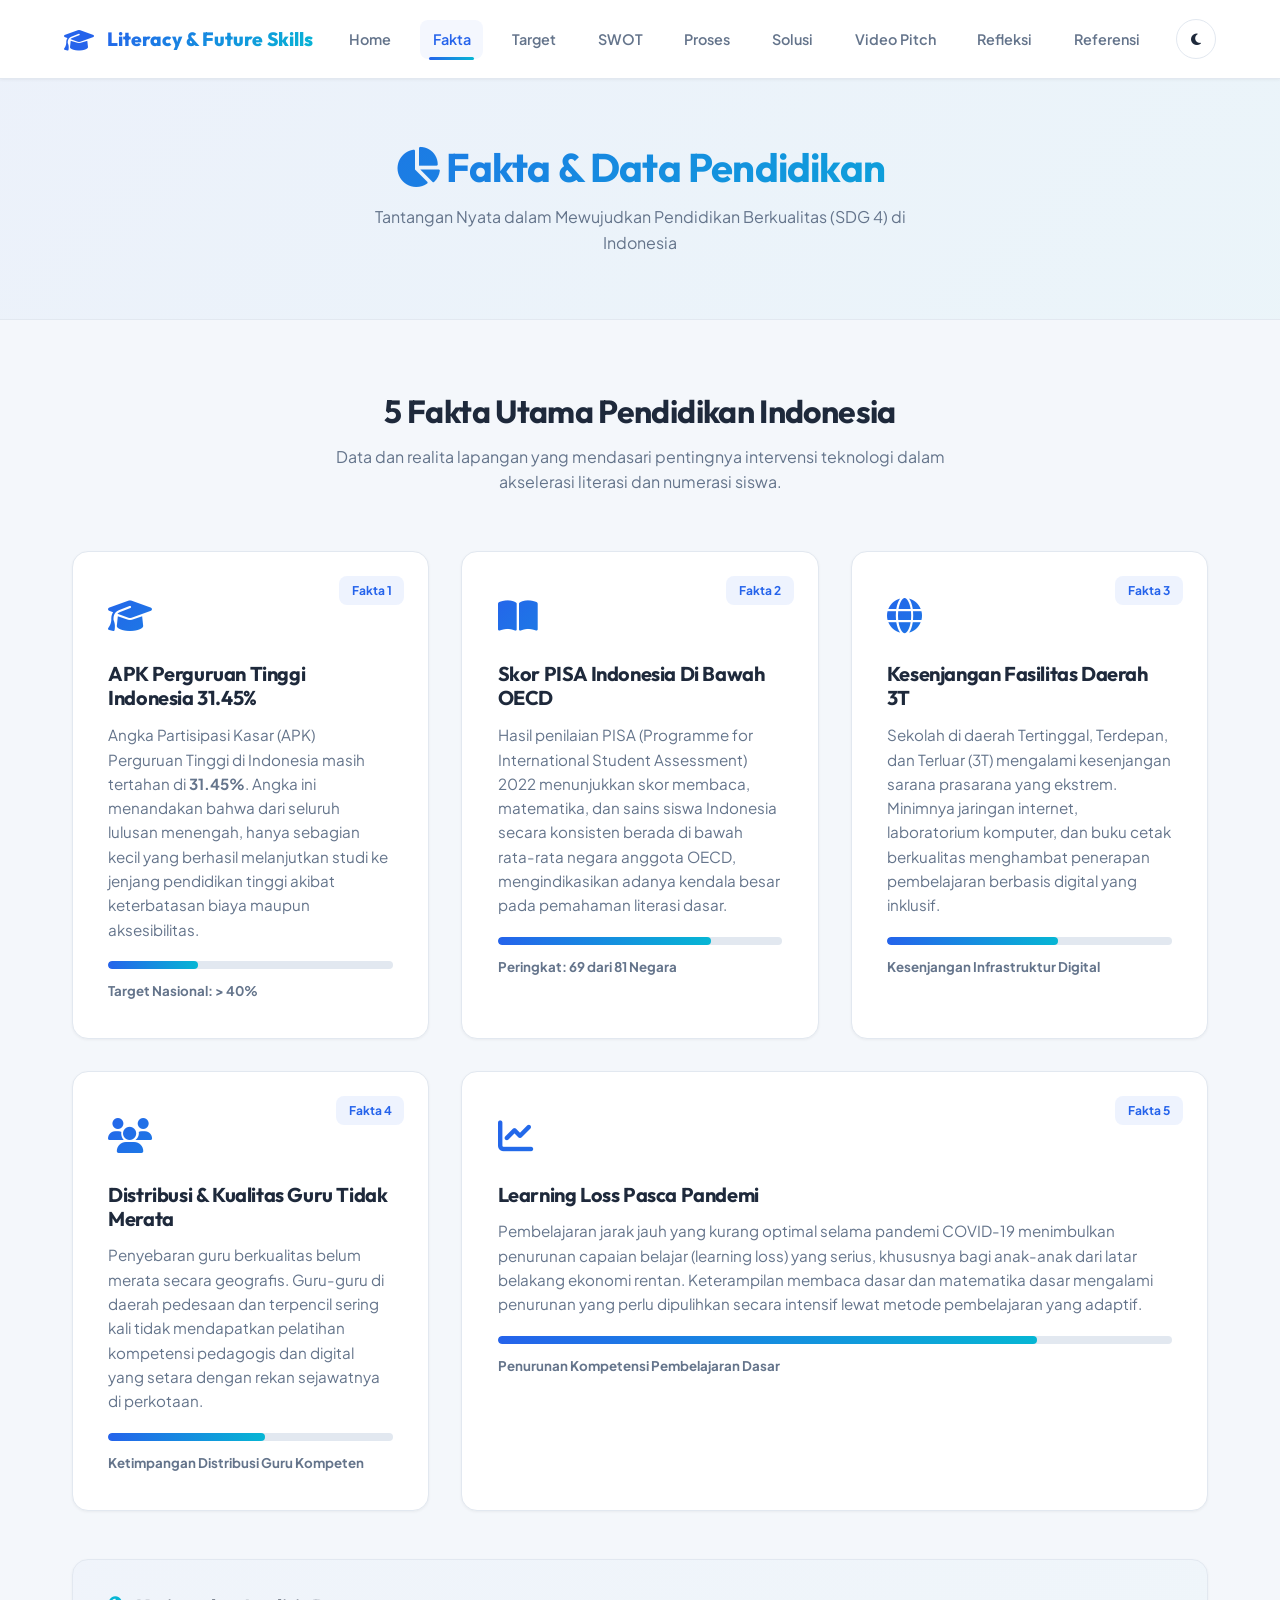
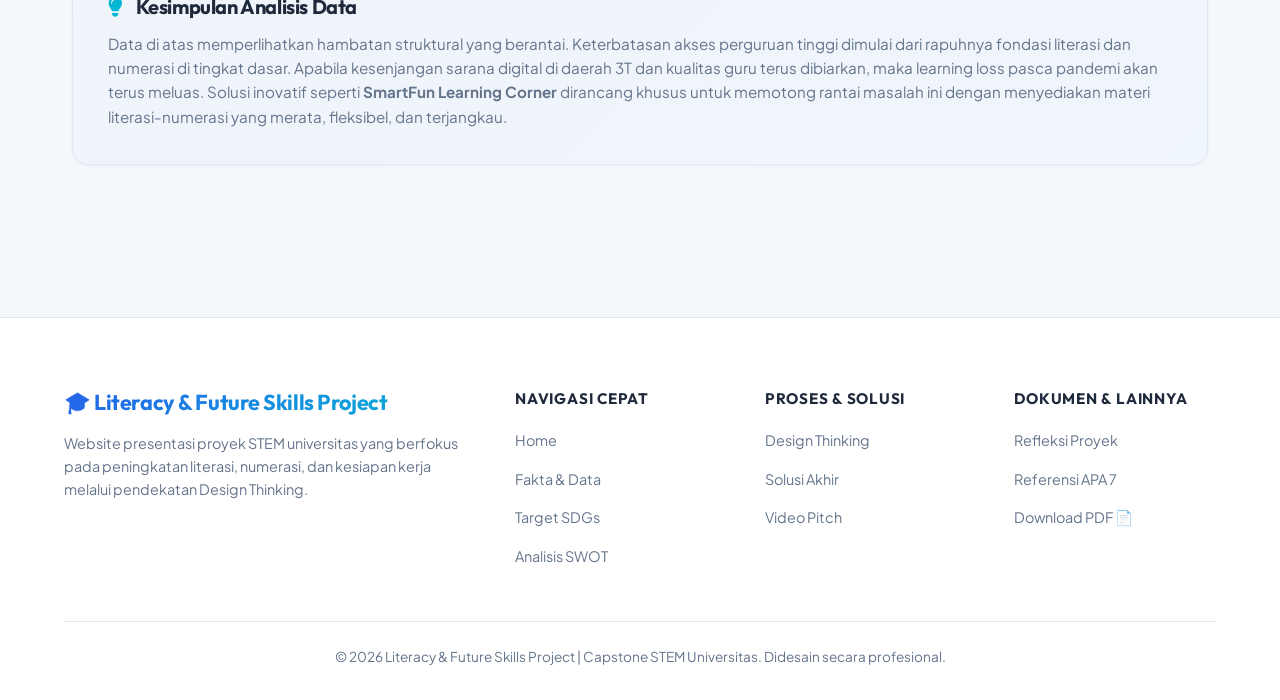
<file: fakta.html>
<!DOCTYPE html>
<html lang="id">
<head>
    <meta charset="UTF-8">
    <meta name="viewport" content="width=device-width, initial-scale=1.0">
    <title>Fakta & Data - Literacy & Future Skills Project</title>
    <!-- Font Awesome CDN -->
    <link rel="stylesheet" href="https://cdnjs.cloudflare.com/ajax/libs/font-awesome/6.4.0/css/all.min.css">
    <link rel="stylesheet" href="style.css">
    <meta name="description" content="5 Fakta utama mengenai kondisi kualitatif dan kuantitatif pendidikan (SDG 4) di Indonesia.">
</head>
<body>

    <!-- NAVBAR -->
    <header class="navbar">
        <div class="logo-container">
            <span class="logo-icon"><i class="fas fa-graduation-cap"></i></span>
            <span class="logo-text">Literacy & Future Skills</span>
        </div>
        <button class="hamburger" id="hamburger" aria-label="Menu Navigasi">
            <span></span>
            <span></span>
            <span></span>
        </button>
        <nav class="nav-links" id="nav-links">
            <a href="index.html" class="nav-link">Home</a>
            <a href="fakta.html" class="nav-link active">Fakta</a>
            <a href="target.html" class="nav-link">Target</a>
            <a href="swot.html" class="nav-link">SWOT</a>
            <a href="proses.html" class="nav-link">Proses</a>
            <a href="solusi.html" class="nav-link">Solusi</a>
            <a href="pitch.html" class="nav-link">Video Pitch</a>
            <a href="refleksi.html" class="nav-link">Refleksi</a>
            <a href="referensi.html" class="nav-link">Referensi</a>
        </nav>
        <div class="nav-actions">
            <button class="btn-toggle-theme" id="theme-toggle" aria-label="Toggle Mode Gelap/Terang">
                <i class="fas fa-moon"></i>
            </button>
        </div>
    </header>

    <!-- HERO SMALL -->
    <section class="hero-small">
        <h1><i class="fas fa-chart-pie"></i> Fakta & Data Pendidikan</h1>
        <p>Tantangan Nyata dalam Mewujudkan Pendidikan Berkualitas (SDG 4) di Indonesia</p>
    </section>

    <!-- FACTS CONTAINER -->
    <section class="container reveal">
        <div class="section-header">
            <h2 class="section-title">5 Fakta Utama Pendidikan Indonesia</h2>
            <p class="section-subtitle">Data dan realita lapangan yang mendasari pentingnya intervensi teknologi dalam akselerasi literasi dan numerasi siswa.</p>
        </div>

        <div class="grid-3">
            <!-- FAKTA 1 -->
            <div class="card fact-card">
                <span class="fact-badge">Fakta 1</span>
                <div class="card-icon"><i class="fas fa-graduation-cap"></i></div>
                <h3>APK Perguruan Tinggi Indonesia 31.45%</h3>
                <p>Angka Partisipasi Kasar (APK) Perguruan Tinggi di Indonesia masih tertahan di <strong>31.45%</strong>. Angka ini menandakan bahwa dari seluruh lulusan menengah, hanya sebagian kecil yang berhasil melanjutkan studi ke jenjang pendidikan tinggi akibat keterbatasan biaya maupun aksesibilitas.</p>
                <div class="fact-progress-bar">
                    <div class="fact-progress-fill" style="width: 31.45%"></div>
                </div>
                <small style="color: var(--text-muted); font-weight: 700;">Target Nasional: > 40%</small>
            </div>

            <!-- FAKTA 2 -->
            <div class="card fact-card">
                <span class="fact-badge">Fakta 2</span>
                <div class="card-icon"><i class="fas fa-book-open"></i></div>
                <h3>Skor PISA Indonesia Di Bawah OECD</h3>
                <p>Hasil penilaian PISA (Programme for International Student Assessment) 2022 menunjukkan skor membaca, matematika, dan sains siswa Indonesia secara konsisten berada di bawah rata-rata negara anggota OECD, mengindikasikan adanya kendala besar pada pemahaman literasi dasar.</p>
                <div class="fact-progress-bar">
                    <div class="fact-progress-fill" style="width: 75%"></div>
                </div>
                <small style="color: var(--text-muted); font-weight: 700;">Peringkat: 69 dari 81 Negara</small>
            </div>

            <!-- FAKTA 3 -->
            <div class="card fact-card">
                <span class="fact-badge">Fakta 3</span>
                <div class="card-icon"><i class="fas fa-globe"></i></div>
                <h3>Kesenjangan Fasilitas Daerah 3T</h3>
                <p>Sekolah di daerah Tertinggal, Terdepan, dan Terluar (3T) mengalami kesenjangan sarana prasarana yang ekstrem. Minimnya jaringan internet, laboratorium komputer, dan buku cetak berkualitas menghambat penerapan pembelajaran berbasis digital yang inklusif.</p>
                <div class="fact-progress-bar">
                    <div class="fact-progress-fill" style="width: 60%"></div>
                </div>
                <small style="color: var(--text-muted); font-weight: 700;">Kesenjangan Infrastruktur Digital</small>
            </div>

            <!-- FAKTA 4 -->
            <div class="card fact-card">
                <span class="fact-badge">Fakta 4</span>
                <div class="card-icon"><i class="fas fa-users"></i></div>
                <h3>Distribusi & Kualitas Guru Tidak Merata</h3>
                <p>Penyebaran guru berkualitas belum merata secara geografis. Guru-guru di daerah pedesaan dan terpencil sering kali tidak mendapatkan pelatihan kompetensi pedagogis dan digital yang setara dengan rekan sejawatnya di perkotaan.</p>
                <div class="fact-progress-bar">
                    <div class="fact-progress-fill" style="width: 55%"></div>
                </div>
                <small style="color: var(--text-muted); font-weight: 700;">Ketimpangan Distribusi Guru Kompeten</small>
            </div>

            <!-- FAKTA 5 -->
            <div class="card fact-card" style="grid-column: span 2;">
                <span class="fact-badge">Fakta 5</span>
                <div class="card-icon"><i class="fas fa-chart-line"></i></div>
                <h3>Learning Loss Pasca Pandemi</h3>
                <p>Pembelajaran jarak jauh yang kurang optimal selama pandemi COVID-19 menimbulkan penurunan capaian belajar (learning loss) yang serius, khususnya bagi anak-anak dari latar belakang ekonomi rentan. Keterampilan membaca dasar dan matematika dasar mengalami penurunan yang perlu dipulihkan secara intensif lewat metode pembelajaran yang adaptif.</p>
                <div class="fact-progress-bar">
                    <div class="fact-progress-fill" style="width: 80%"></div>
                </div>
                <small style="color: var(--text-muted); font-weight: 700;">Penurunan Kompetensi Pembelajaran Dasar</small>
            </div>
        </div>

        <!-- SUMMARY CARD -->
        <div class="card" style="margin-top: 3rem; background: linear-gradient(135deg, rgba(37, 99, 235, 0.02), rgba(6, 182, 212, 0.02));">
            <h3 style="display: flex; align-items: center; gap: 0.8rem;"><i class="fas fa-lightbulb" style="color: var(--cyan);"></i> Kesimpulan Analisis Data</h3>
            <p>Data di atas memperlihatkan hambatan struktural yang berantai. Keterbatasan akses perguruan tinggi dimulai dari rapuhnya fondasi literasi dan numerasi di tingkat dasar. Apabila kesenjangan sarana digital di daerah 3T dan kualitas guru terus dibiarkan, maka learning loss pasca pandemi akan terus meluas. Solusi inovatif seperti <strong>SmartFun Learning Corner</strong> dirancang khusus untuk memotong rantai masalah ini dengan menyediakan materi literasi-numerasi yang merata, fleksibel, dan terjangkau.</p>
        </div>
    </section>

    <!-- FOOTER -->
    <footer>
        <div class="footer-grid">
            <div class="footer-brand">
                <h2>🎓 Literacy & Future Skills Project</h2>
                <p>Website presentasi proyek STEM universitas yang berfokus pada peningkatan literasi, numerasi, dan kesiapan kerja melalui pendekatan Design Thinking.</p>
            </div>
            <div class="footer-col">
                <h3>Navigasi Cepat</h3>
                <ul>
                    <li><a href="index.html">Home</a></li>
                    <li><a href="fakta.html">Fakta & Data</a></li>
                    <li><a href="target.html">Target SDGs</a></li>
                    <li><a href="swot.html">Analisis SWOT</a></li>
                </ul>
            </div>
            <div class="footer-col">
                <h3>Proses & Solusi</h3>
                <ul>
                    <li><a href="proses.html">Design Thinking</a></li>
                    <li><a href="solusi.html">Solusi Akhir</a></li>
                    <li><a href="pitch.html">Video Pitch</a></li>
                </ul>
            </div>
            <div class="footer-col">
                <h3>Dokumen & Lainnya</h3>
                <ul>
                    <li><a href="refleksi.html">Refleksi Proyek</a></li>
                    <li><a href="referensi.html">Referensi APA 7</a></li>
                    <li><a href="#" onclick="printReport(); return false;">Download PDF 📄</a></li>
                </ul>
            </div>
        </div>
        <div class="footer-bottom">
            <p>&copy; 2026 Literacy & Future Skills Project | Capstone STEM Universitas. Didesain secara profesional.</p>
        </div>
    </footer>

    <!-- BACK TO TOP BUTTON -->
    <button class="back-to-top" id="back-to-top" aria-label="Kembali ke atas"><i class="fas fa-chevron-up"></i></button>

    <script src="main.js"></script>
</body>
</html>
</file>
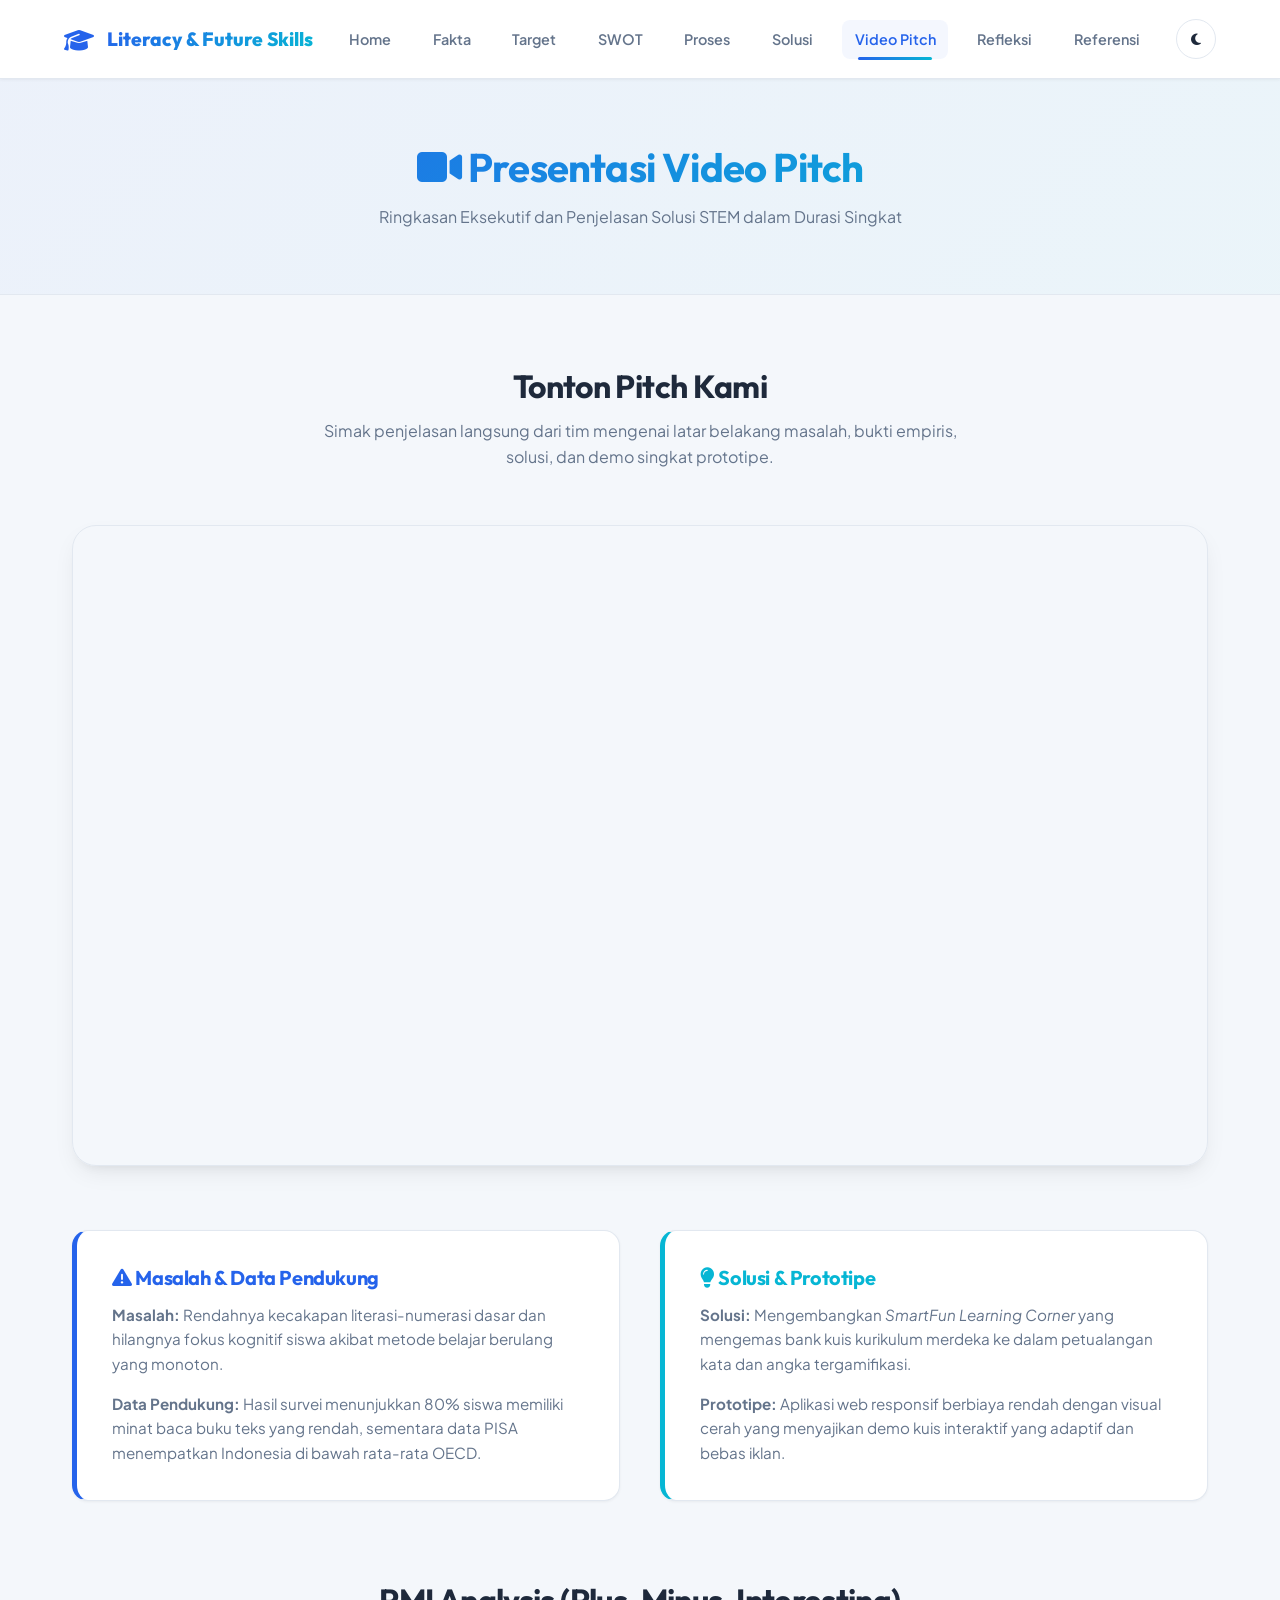
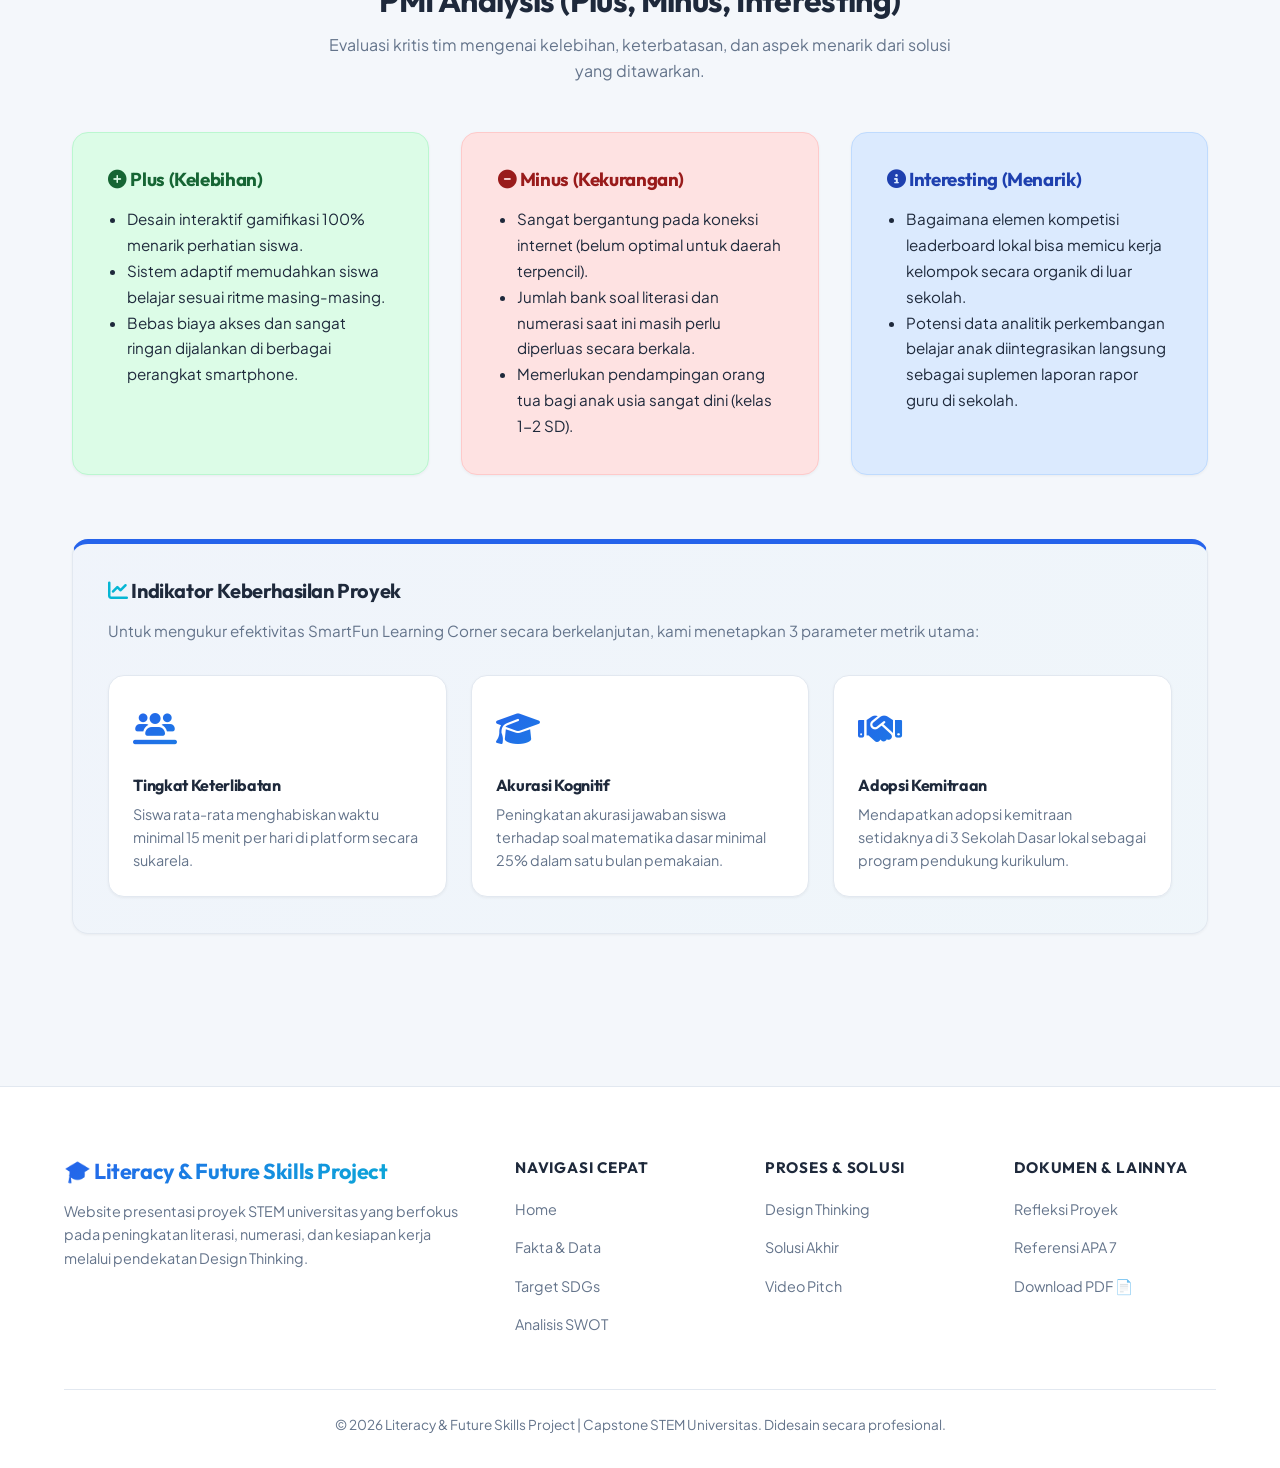
<file: pitch.html>
<!DOCTYPE html>
<html lang="id">
<head>
    <meta charset="UTF-8">
    <meta name="viewport" content="width=device-width, initial-scale=1.0">
    <title>Video Pitch - Literacy & Future Skills Project</title>
    <!-- Font Awesome CDN -->
    <link rel="stylesheet" href="https://cdnjs.cloudflare.com/ajax/libs/font-awesome/6.4.0/css/all.min.css">
    <link rel="stylesheet" href="style.css">
    <meta name="description" content="Tonton presentasi video pitch proyek STEM Literacy & Future Skills Project dan ringkasan indikator keberhasilan kami.">
</head>
<body>

    <!-- NAVBAR -->
    <header class="navbar">
        <div class="logo-container">
            <span class="logo-icon"><i class="fas fa-graduation-cap"></i></span>
            <span class="logo-text">Literacy & Future Skills</span>
        </div>
        <button class="hamburger" id="hamburger" aria-label="Menu Navigasi">
            <span></span>
            <span></span>
            <span></span>
        </button>
        <nav class="nav-links" id="nav-links">
            <a href="index.html" class="nav-link">Home</a>
            <a href="fakta.html" class="nav-link">Fakta</a>
            <a href="target.html" class="nav-link">Target</a>
            <a href="swot.html" class="nav-link">SWOT</a>
            <a href="proses.html" class="nav-link">Proses</a>
            <a href="solusi.html" class="nav-link">Solusi</a>
            <a href="pitch.html" class="nav-link active">Video Pitch</a>
            <a href="refleksi.html" class="nav-link">Refleksi</a>
            <a href="referensi.html" class="nav-link">Referensi</a>
        </nav>
        <div class="nav-actions">
            <button class="btn-toggle-theme" id="theme-toggle" aria-label="Toggle Mode Gelap/Terang">
                <i class="fas fa-moon"></i>
            </button>
        </div>
    </header>

    <!-- HERO SMALL -->
    <section class="hero-small">
        <h1><i class="fas fa-video"></i> Presentasi Video Pitch</h1>
        <p>Ringkasan Eksekutif dan Penjelasan Solusi STEM dalam Durasi Singkat</p>
    </section>

    <!-- VIDEO EMBED SECTION -->
    <section class="container reveal">
        <div class="section-header">
            <h2 class="section-title">Tonton Pitch Kami</h2>
            <p class="section-subtitle">Simak penjelasan langsung dari tim mengenai latar belakang masalah, bukti empiris, solusi, dan demo singkat prototipe.</p>
        </div>

        <!-- RESPONSIVE VIDEO WRAPPER -->
        <div class="video-container">
            <iframe src="https://www.youtube.com/embed/gMsQO5u7OMU" 
                    title="Introduction to Sustainable Development Goals" 
                    frameborder="0" 
                    allow="accelerometer; autoplay; clipboard-write; encrypted-media; gyroscope; picture-in-picture; web-share" 
                    allowfullscreen>
            </iframe>
        </div>

        <!-- PITCH STRUCTURE DETAILS -->
        <div class="grid-2" style="margin-top: 4rem;">
            <div class="card" style="border-left: 5px solid var(--primary-blue);">
                <h3 style="color: var(--primary-blue);"><i class="fas fa-triangle-exclamation"></i> Masalah & Data Pendukung</h3>
                <p style="margin-bottom: 1rem;"><strong>Masalah:</strong> Rendahnya kecakapan literasi-numerasi dasar dan hilangnya fokus kognitif siswa akibat metode belajar berulang yang monoton.</p>
                <p><strong>Data Pendukung:</strong> Hasil survei menunjukkan 80% siswa memiliki minat baca buku teks yang rendah, sementara data PISA menempatkan Indonesia di bawah rata-rata OECD.</p>
            </div>
            
            <div class="card" style="border-left: 5px solid var(--cyan);">
                <h3 style="color: var(--cyan);"><i class="fas fa-lightbulb"></i> Solusi & Prototipe</h3>
                <p style="margin-bottom: 1rem;"><strong>Solusi:</strong> Mengembangkan <em>SmartFun Learning Corner</em> yang mengemas bank kuis kurikulum merdeka ke dalam petualangan kata dan angka tergamifikasi.</p>
                <p><strong>Prototipe:</strong> Aplikasi web responsif berbiaya rendah dengan visual cerah yang menyajikan demo kuis interaktif yang adaptif dan bebas iklan.</p>
            </div>
        </div>

        <!-- PMI ANALYSIS -->
        <div class="section-header" style="margin-top: 5rem; margin-bottom: 3rem;">
            <h2 class="section-title">PMI Analysis (Plus, Minus, Interesting)</h2>
            <p class="section-subtitle">Evaluasi kritis tim mengenai kelebihan, keterbatasan, dan aspek menarik dari solusi yang ditawarkan.</p>
        </div>

        <div class="pmi-grid">
            <div class="pmi-card pmi-plus">
                <h3><i class="fas fa-plus-circle"></i> Plus (Kelebihan)</h3>
                <ul style="padding-left: 1.2rem; margin-top: 1rem; font-size: 0.95rem; line-height: 1.7;">
                    <li>Desain interaktif gamifikasi 100% menarik perhatian siswa.</li>
                    <li>Sistem adaptif memudahkan siswa belajar sesuai ritme masing-masing.</li>
                    <li>Bebas biaya akses dan sangat ringan dijalankan di berbagai perangkat smartphone.</li>
                </ul>
            </div>

            <div class="pmi-card pmi-minus">
                <h3><i class="fas fa-minus-circle"></i> Minus (Kekurangan)</h3>
                <ul style="padding-left: 1.2rem; margin-top: 1rem; font-size: 0.95rem; line-height: 1.7;">
                    <li>Sangat bergantung pada koneksi internet (belum optimal untuk daerah terpencil).</li>
                    <li>Jumlah bank soal literasi dan numerasi saat ini masih perlu diperluas secara berkala.</li>
                    <li>Memerlukan pendampingan orang tua bagi anak usia sangat dini (kelas 1-2 SD).</li>
                </ul>
            </div>

            <div class="pmi-card pmi-int">
                <h3><i class="fas fa-circle-info"></i> Interesting (Menarik)</h3>
                <ul style="padding-left: 1.2rem; margin-top: 1rem; font-size: 0.95rem; line-height: 1.7;">
                    <li>Bagaimana elemen kompetisi leaderboard lokal bisa memicu kerja kelompok secara organik di luar sekolah.</li>
                    <li>Potensi data analitik perkembangan belajar anak diintegrasikan langsung sebagai suplemen laporan rapor guru di sekolah.</li>
                </ul>
            </div>
        </div>

        <!-- SUCCESS INDICATORS -->
        <div class="card" style="margin-top: 4rem; background: linear-gradient(135deg, rgba(37, 99, 235, 0.02), rgba(6, 182, 212, 0.02)); border-top: 5px solid var(--primary-blue);">
            <h3 style="margin-bottom: 1rem;"><i class="fas fa-chart-line" style="color: var(--cyan);"></i> Indikator Keberhasilan Proyek</h3>
            <p style="margin-bottom: 2rem;">Untuk mengukur efektivitas SmartFun Learning Corner secara berkelanjutan, kami menetapkan 3 parameter metrik utama:</p>
            
            <div style="display: grid; grid-template-columns: repeat(auto-fit, minmax(280px, 1fr)); gap: 1.5rem;">
                <div class="card" style="padding: 1.5rem; background-color: var(--bg-card); border: 1px solid var(--border-color);">
                    <div class="card-icon"><i class="fas fa-users-line"></i></div>
                    <h4>Tingkat Keterlibatan</h4>
                    <p style="font-size: 0.9rem; margin-top: 0.5rem;">Siswa rata-rata menghabiskan waktu minimal 15 menit per hari di platform secara sukarela.</p>
                </div>
                <div class="card" style="padding: 1.5rem; background-color: var(--bg-card); border: 1px solid var(--border-color);">
                    <div class="card-icon"><i class="fas fa-graduation-cap"></i></div>
                    <h4>Akurasi Kognitif</h4>
                    <p style="font-size: 0.9rem; margin-top: 0.5rem;">Peningkatan akurasi jawaban siswa terhadap soal matematika dasar minimal 25% dalam satu bulan pemakaian.</p>
                </div>
                <div class="card" style="padding: 1.5rem; background-color: var(--bg-card); border: 1px solid var(--border-color);">
                    <div class="card-icon"><i class="fas fa-handshake"></i></div>
                    <h4>Adopsi Kemitraan</h4>
                    <p style="font-size: 0.9rem; margin-top: 0.5rem;">Mendapatkan adopsi kemitraan setidaknya di 3 Sekolah Dasar lokal sebagai program pendukung kurikulum.</p>
                </div>
            </div>
        </div>

    </section>

    <!-- FOOTER -->
    <footer>
        <div class="footer-grid">
            <div class="footer-brand">
                <h2>🎓 Literacy & Future Skills Project</h2>
                <p>Website presentasi proyek STEM universitas yang berfokus pada peningkatan literasi, numerasi, dan kesiapan kerja melalui pendekatan Design Thinking.</p>
            </div>
            <div class="footer-col">
                <h3>Navigasi Cepat</h3>
                <ul>
                    <li><a href="index.html">Home</a></li>
                    <li><a href="fakta.html">Fakta & Data</a></li>
                    <li><a href="target.html">Target SDGs</a></li>
                    <li><a href="swot.html">Analisis SWOT</a></li>
                </ul>
            </div>
            <div class="footer-col">
                <h3>Proses & Solusi</h3>
                <ul>
                    <li><a href="proses.html">Design Thinking</a></li>
                    <li><a href="solusi.html">Solusi Akhir</a></li>
                    <li><a href="pitch.html">Video Pitch</a></li>
                </ul>
            </div>
            <div class="footer-col">
                <h3>Dokumen & Lainnya</h3>
                <ul>
                    <li><a href="refleksi.html">Refleksi Proyek</a></li>
                    <li><a href="referensi.html">Referensi APA 7</a></li>
                    <li><a href="#" onclick="printReport(); return false;">Download PDF 📄</a></li>
                </ul>
            </div>
        </div>
        <div class="footer-bottom">
            <p>&copy; 2026 Literacy & Future Skills Project | Capstone STEM Universitas. Didesain secara profesional.</p>
        </div>
    </footer>

    <!-- BACK TO TOP BUTTON -->
    <button class="back-to-top" id="back-to-top" aria-label="Kembali ke atas"><i class="fas fa-chevron-up"></i></button>

    <script src="main.js"></script>
</body>
</html>
</file>
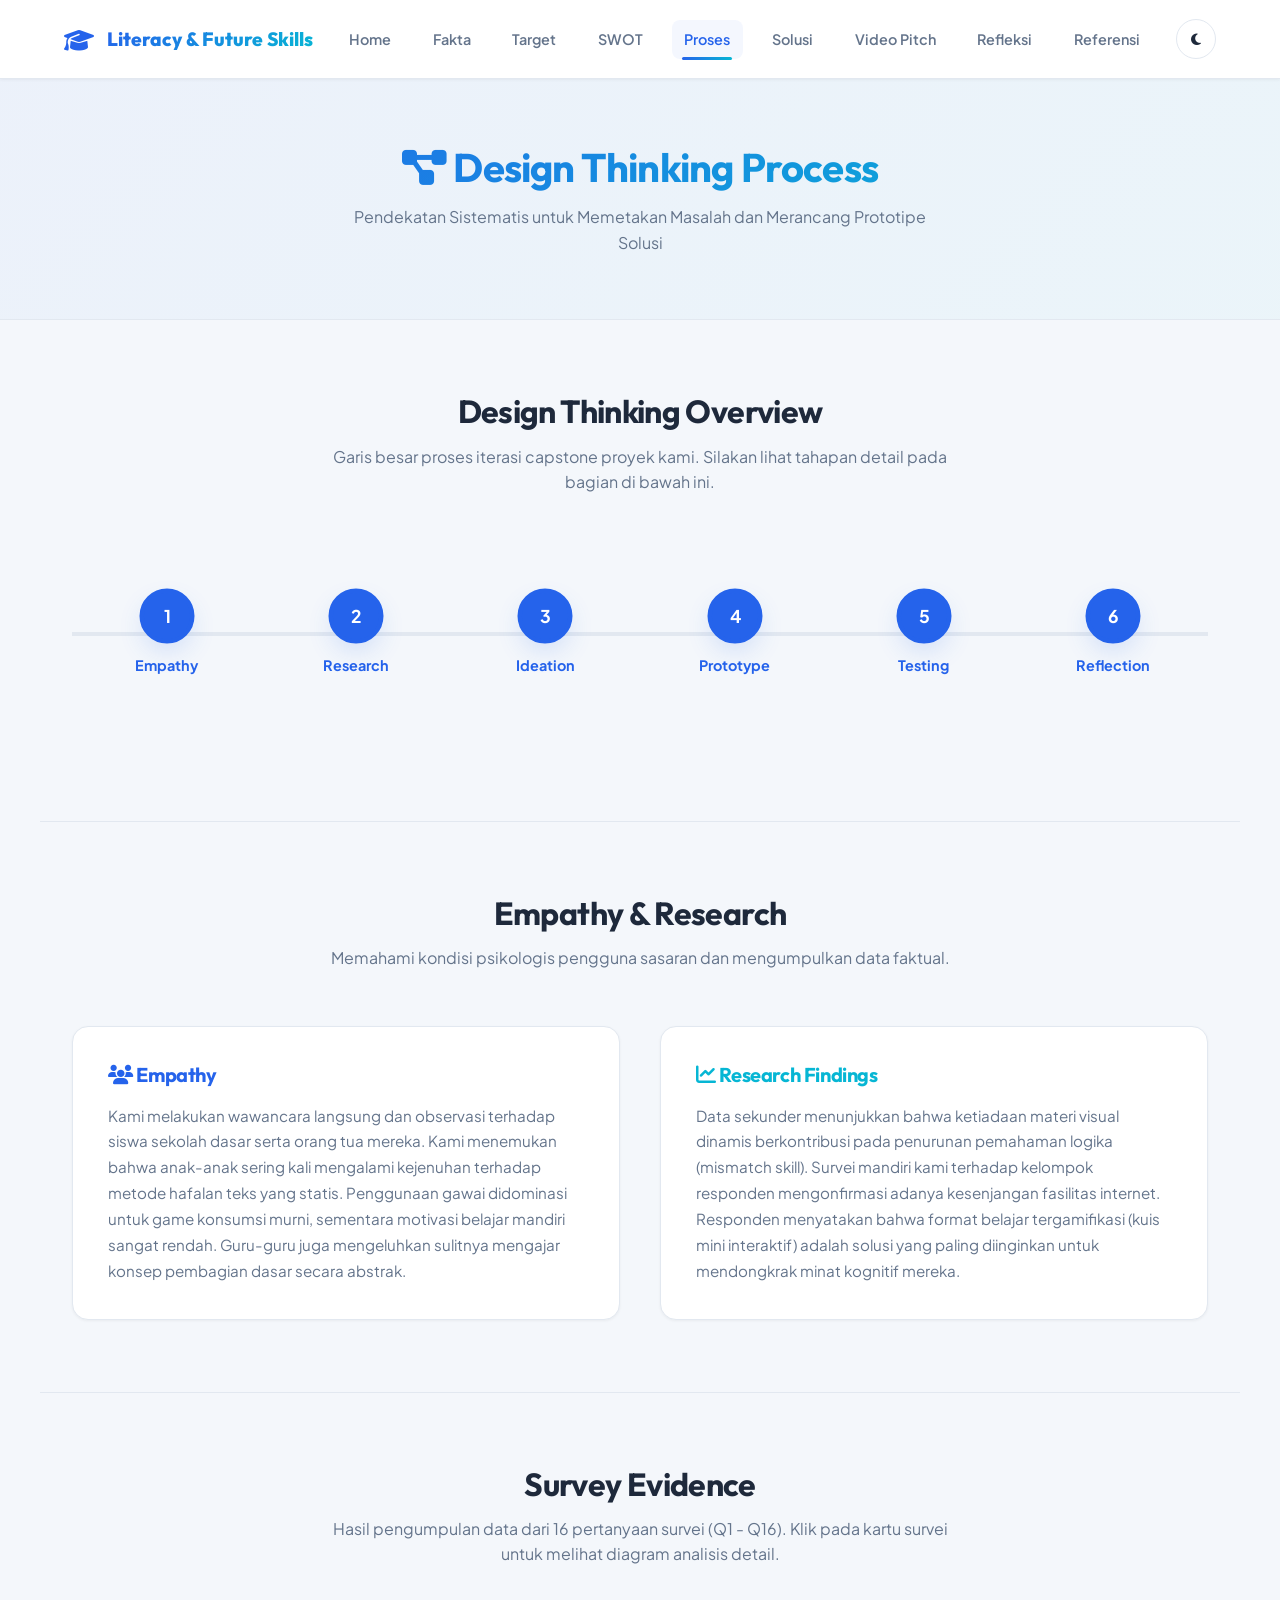
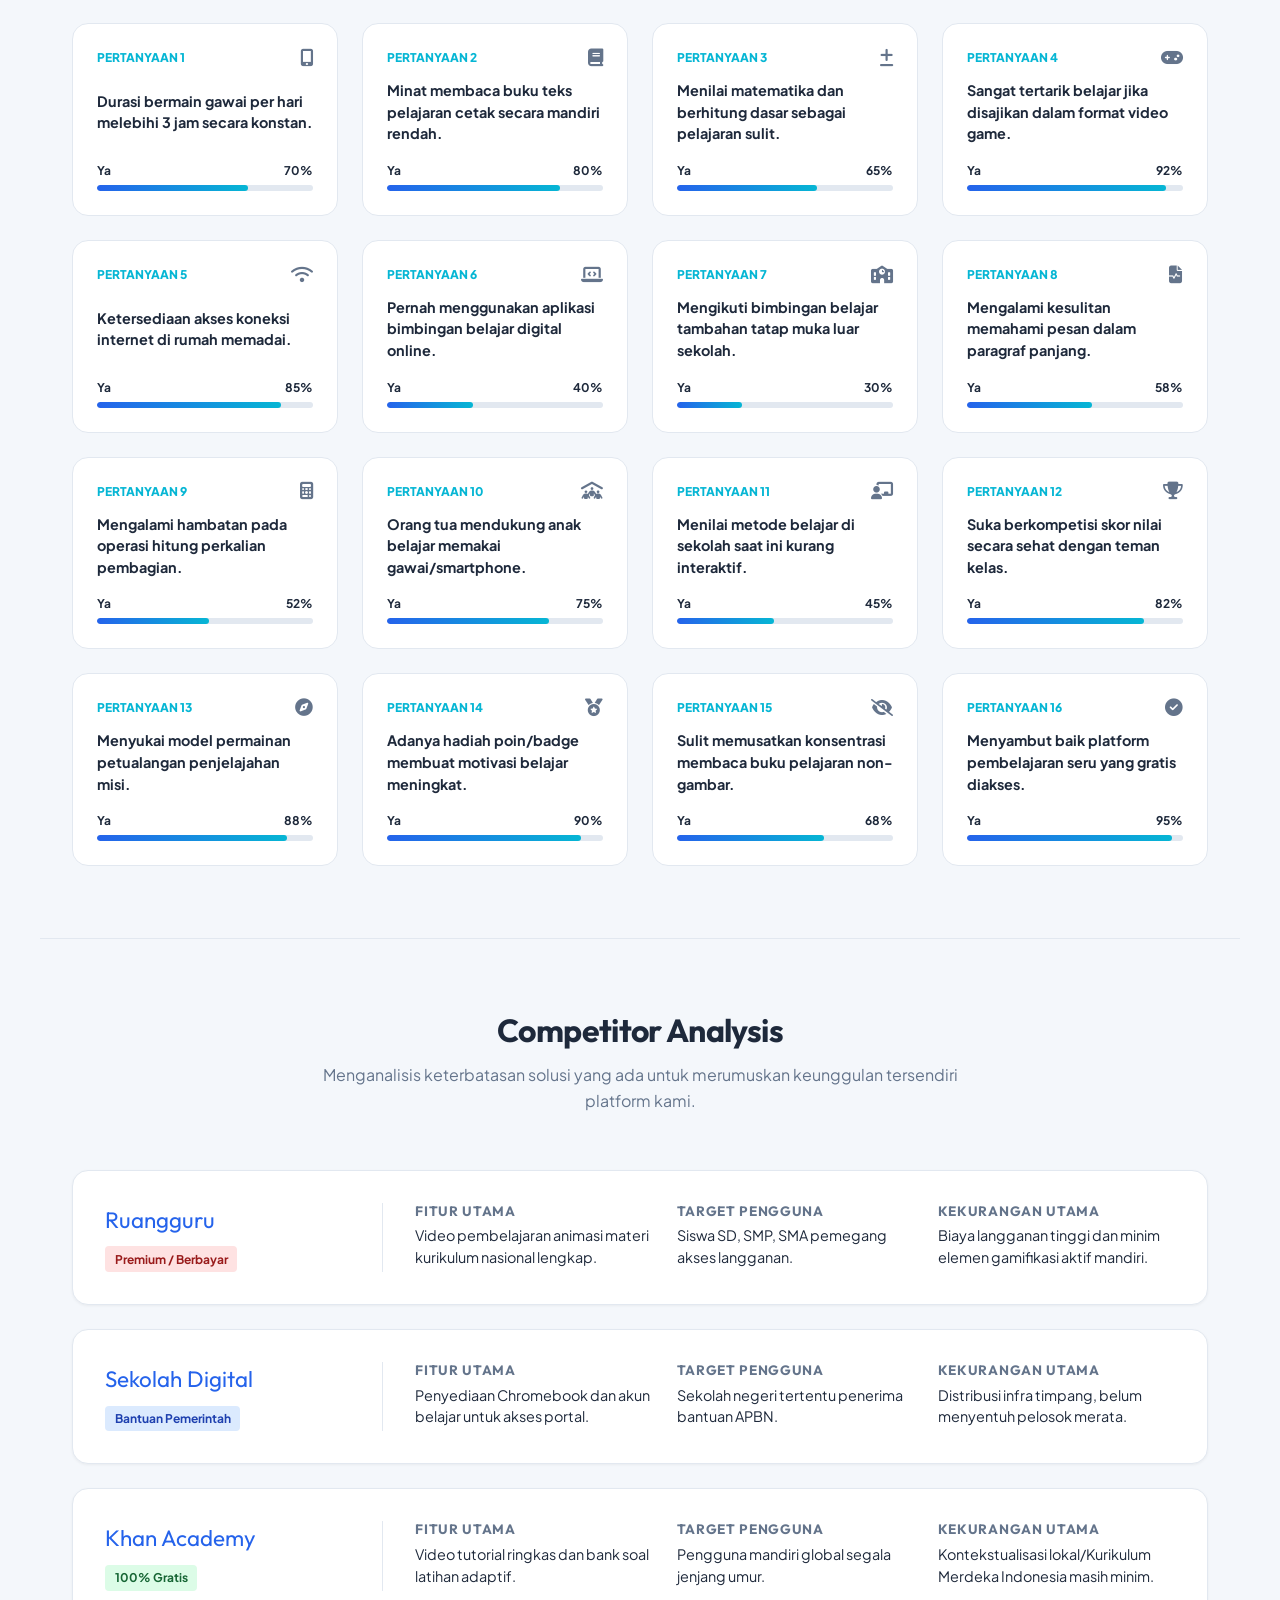
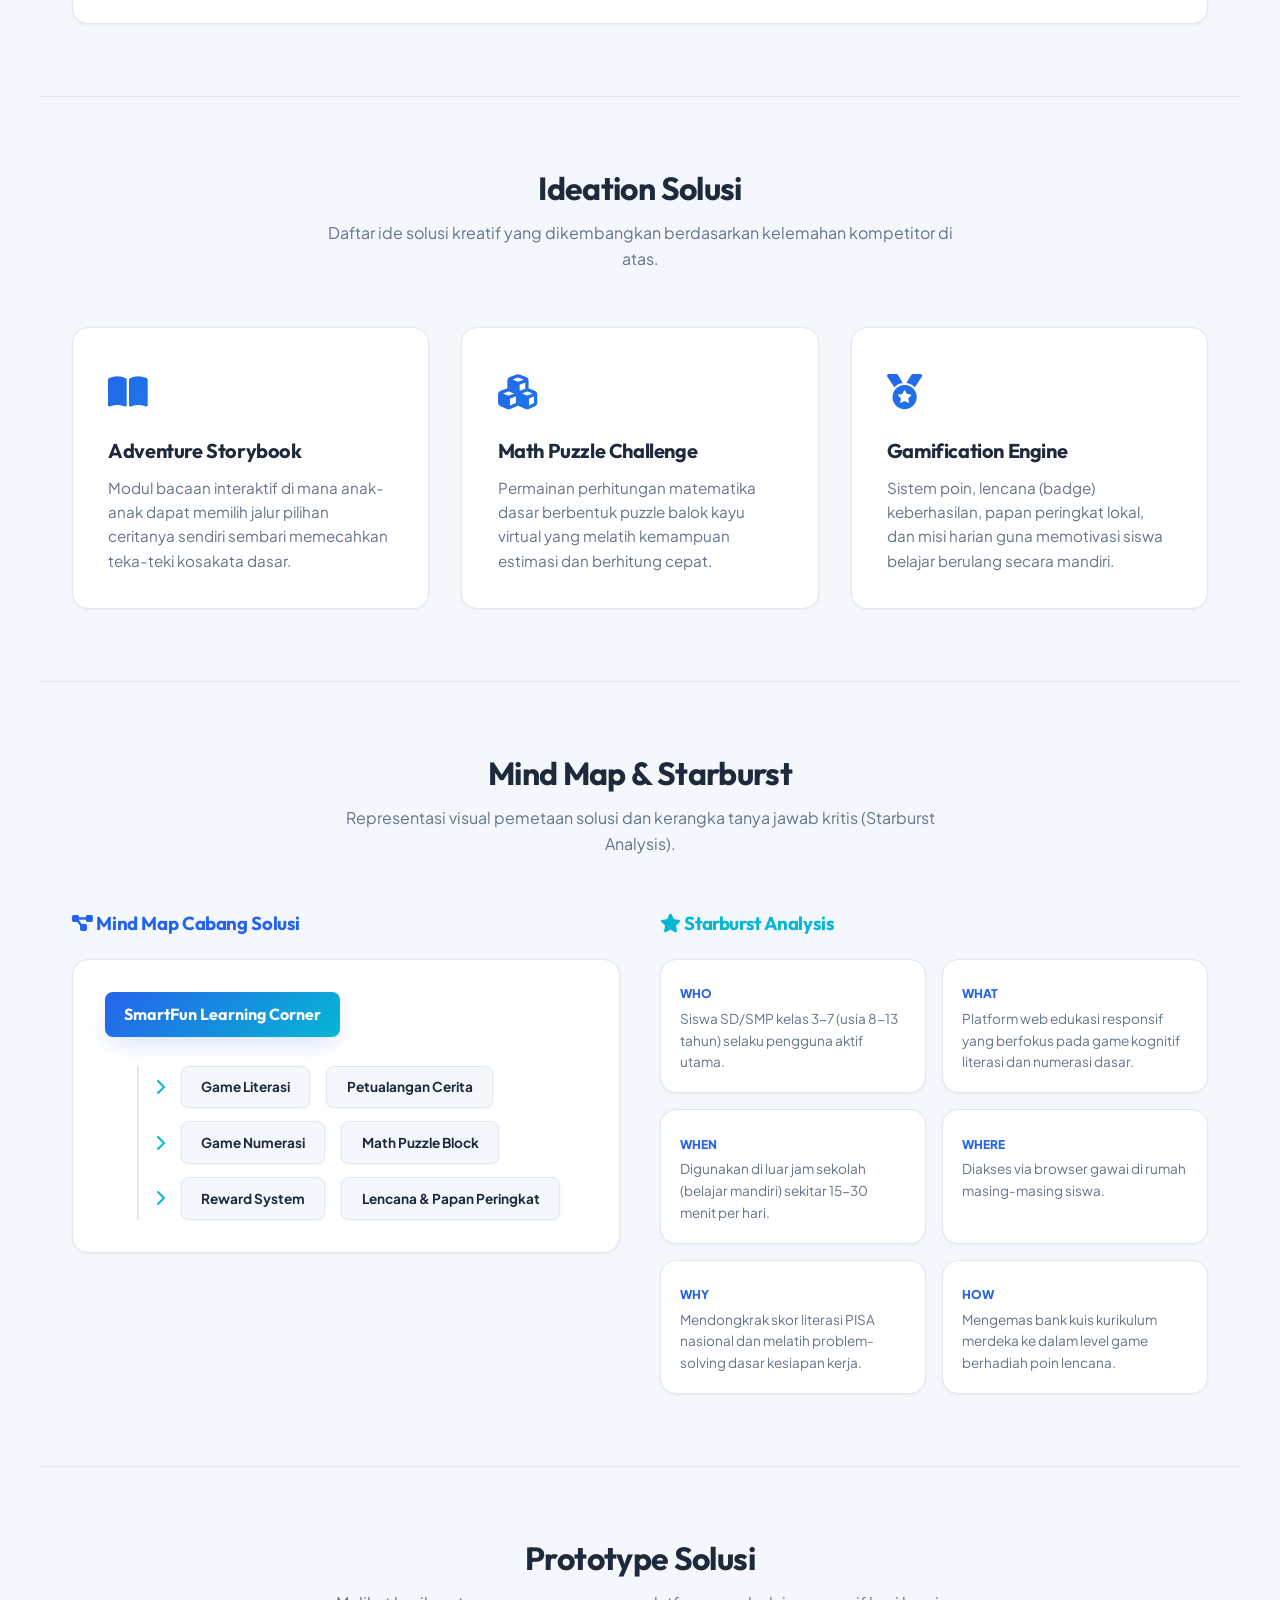
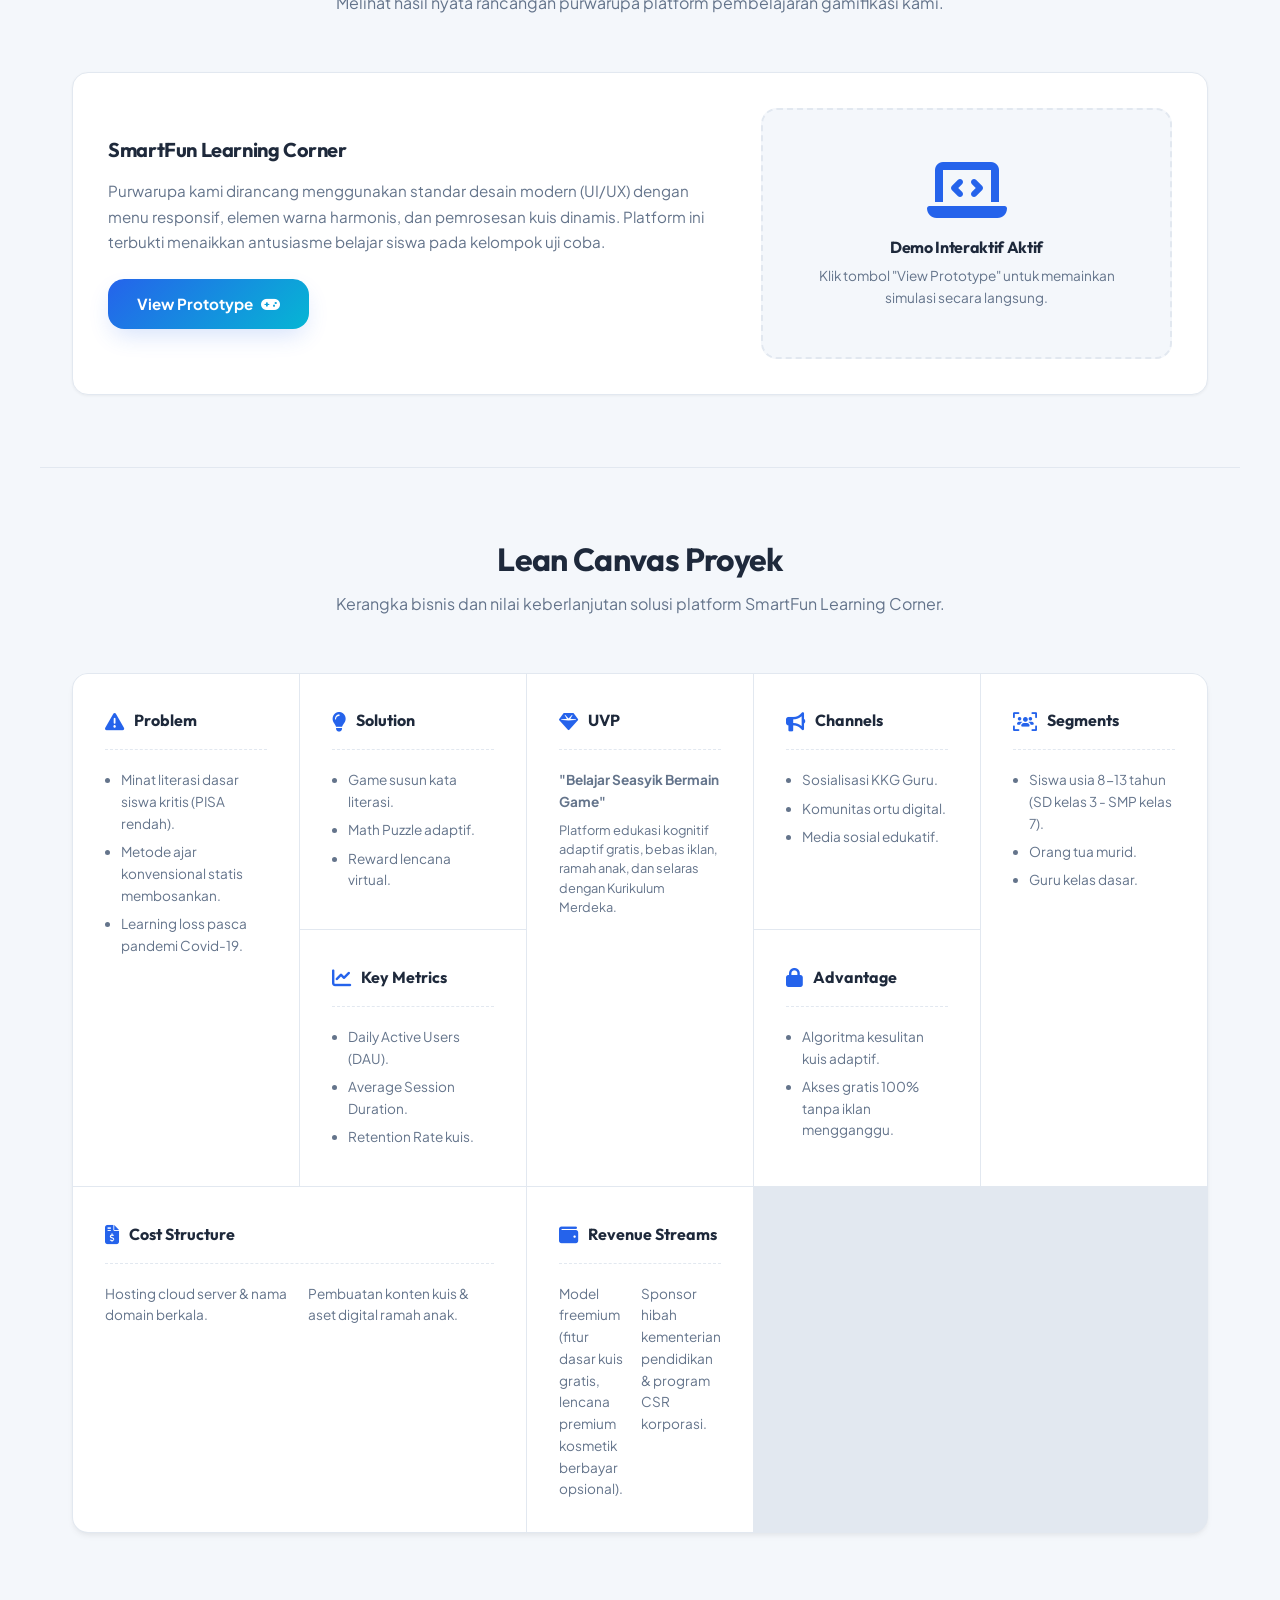
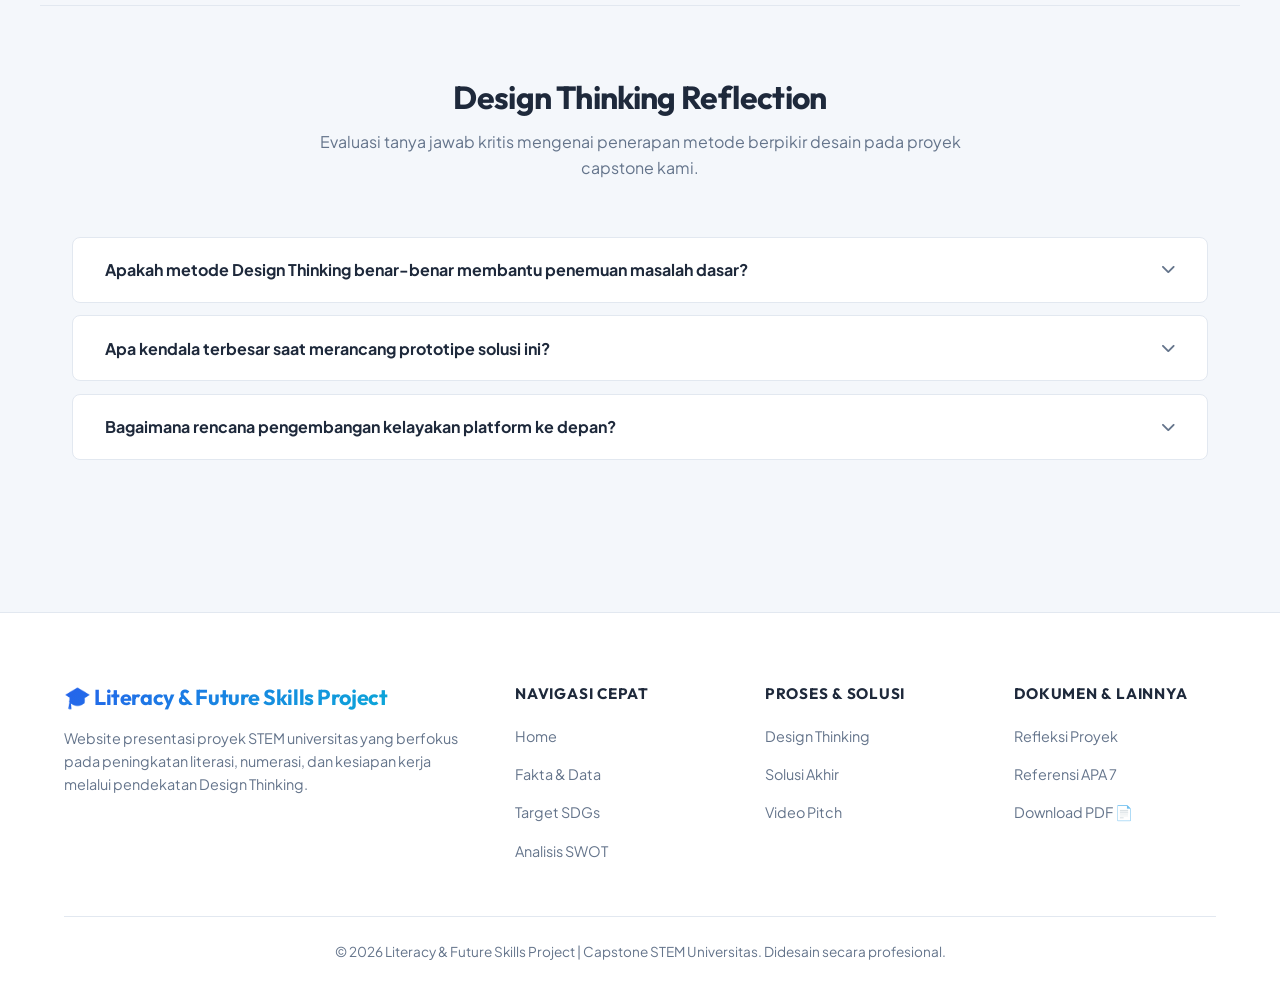
<file: proses.html>
<!DOCTYPE html>
<html lang="id">
<head>
    <meta charset="UTF-8">
    <meta name="viewport" content="width=device-width, initial-scale=1.0">
    <title>Design Thinking Process - Literacy & Future Skills Project</title>
    <!-- Font Awesome CDN -->
    <link rel="stylesheet" href="https://cdnjs.cloudflare.com/ajax/libs/font-awesome/6.4.0/css/all.min.css">
    <link rel="stylesheet" href="style.css">
    <meta name="description" content="Dokumentasi proses pengembangan dengan metode Design Thinking yang terbagi menjadi bagian horizontal.">
</head>
<body>

    <!-- NAVBAR -->
    <header class="navbar">
        <div class="logo-container">
            <span class="logo-icon"><i class="fas fa-graduation-cap"></i></span>
            <span class="logo-text">Literacy & Future Skills</span>
        </div>
        <button class="hamburger" id="hamburger" aria-label="Menu Navigasi">
            <span></span>
            <span></span>
            <span></span>
        </button>
        <nav class="nav-links" id="nav-links">
            <a href="index.html" class="nav-link">Home</a>
            <a href="fakta.html" class="nav-link">Fakta</a>
            <a href="target.html" class="nav-link">Target</a>
            <a href="swot.html" class="nav-link">SWOT</a>
            <a href="proses.html" class="nav-link active">Proses</a>
            <a href="solusi.html" class="nav-link">Solusi</a>
            <a href="pitch.html" class="nav-link">Video Pitch</a>
            <a href="refleksi.html" class="nav-link">Refleksi</a>
            <a href="referensi.html" class="nav-link">Referensi</a>
        </nav>
        <div class="nav-actions">
            <button class="btn-toggle-theme" id="theme-toggle" aria-label="Toggle Mode Gelap/Terang">
                <i class="fas fa-moon"></i>
            </button>
        </div>
    </header>

    <!-- HERO SMALL -->
    <section class="hero-small">
        <h1><i class="fas fa-diagram-project"></i> Design Thinking Process</h1>
        <p>Pendekatan Sistematis untuk Memetakan Masalah dan Merancang Prototipe Solusi</p>
    </section>

    <!-- SECTION 1: TIMELINE OVERVIEW -->
    <section class="container reveal">
        <div class="section-header">
            <h2 class="section-title">Design Thinking Overview</h2>
            <p class="section-subtitle">Garis besar proses iterasi capstone proyek kami. Silakan lihat tahapan detail pada bagian di bawah ini.</p>
        </div>

        <div class="horizontal-timeline">
            <div class="timeline-step active">
                <div class="timeline-circle">1</div>
                <div class="timeline-title">Empathy</div>
            </div>
            <div class="timeline-step active">
                <div class="timeline-circle">2</div>
                <div class="timeline-title">Research</div>
            </div>
            <div class="timeline-step active">
                <div class="timeline-circle">3</div>
                <div class="timeline-title">Ideation</div>
            </div>
            <div class="timeline-step active">
                <div class="timeline-circle">4</div>
                <div class="timeline-title">Prototype</div>
            </div>
            <div class="timeline-step active">
                <div class="timeline-circle">5</div>
                <div class="timeline-title">Testing</div>
            </div>
            <div class="timeline-step active">
                <div class="timeline-circle">6</div>
                <div class="timeline-title">Reflection</div>
            </div>
        </div>
    </section>

    <!-- SECTION 2: EMPATHY & RESEARCH -->
    <section class="container reveal" style="border-top: 1px solid var(--border-color);">
        <div class="section-header">
            <h2 class="section-title">Empathy & Research</h2>
            <p class="section-subtitle">Memahami kondisi psikologis pengguna sasaran dan mengumpulkan data faktual.</p>
        </div>

        <div class="grid-2">
            <div class="card">
                <h3 style="color: var(--primary-blue);"><i class="fas fa-users"></i> Empathy</h3>
                <p style="margin-top: 1rem; line-height: 1.7;">
                    Kami melakukan wawancara langsung dan observasi terhadap siswa sekolah dasar serta orang tua mereka. Kami menemukan bahwa anak-anak sering kali mengalami kejenuhan terhadap metode hafalan teks yang statis. Penggunaan gawai didominasi untuk game konsumsi murni, sementara motivasi belajar mandiri sangat rendah. Guru-guru juga mengeluhkan sulitnya mengajar konsep pembagian dasar secara abstrak.
                </p>
            </div>
            <div class="card">
                <h3 style="color: var(--cyan);"><i class="fas fa-chart-line"></i> Research Findings</h3>
                <p style="margin-top: 1rem; line-height: 1.7;">
                    Data sekunder menunjukkan bahwa ketiadaan materi visual dinamis berkontribusi pada penurunan pemahaman logika (mismatch skill). Survei mandiri kami terhadap kelompok responden mengonfirmasi adanya kesenjangan fasilitas internet. Responden menyatakan bahwa format belajar tergamifikasi (kuis mini interaktif) adalah solusi yang paling diinginkan untuk mendongkrak minat kognitif mereka.
                </p>
            </div>
        </div>
    </section>

    <!-- SECTION 3: SURVEY EVIDENCE -->
    <section class="container reveal" style="border-top: 1px solid var(--border-color);">
        <div class="section-header">
            <h2 class="section-title">Survey Evidence</h2>
            <p class="section-subtitle">Hasil pengumpulan data dari 16 pertanyaan survei (Q1 - Q16). Klik pada kartu survei untuk melihat diagram analisis detail.</p>
        </div>

        <div class="survey-evidence-grid">
            <!-- Q1 -->
            <div class="survey-card" data-q="q1">
                <div class="survey-card-header"><span class="survey-q-num">Pertanyaan 1</span><i class="fas fa-mobile-screen-button survey-card-icon"></i></div>
                <div class="survey-q-text">Durasi bermain gawai per hari melebihi 3 jam secara konstan.</div>
                <div>
                    <div class="survey-stats-bar"><span>Ya</span><span>70%</span></div>
                    <div class="survey-bar-fill"><div class="survey-fill-percent" style="width: 70%"></div></div>
                </div>
            </div>
            <!-- Q2 -->
            <div class="survey-card" data-q="q2">
                <div class="survey-card-header"><span class="survey-q-num">Pertanyaan 2</span><i class="fas fa-book survey-card-icon"></i></div>
                <div class="survey-q-text">Minat membaca buku teks pelajaran cetak secara mandiri rendah.</div>
                <div>
                    <div class="survey-stats-bar"><span>Ya</span><span>80%</span></div>
                    <div class="survey-bar-fill"><div class="survey-fill-percent" style="width: 80%"></div></div>
                </div>
            </div>
            <!-- Q3 -->
            <div class="survey-card" data-q="q3">
                <div class="survey-card-header"><span class="survey-q-num">Pertanyaan 3</span><i class="fas fa-plus-minus survey-card-icon"></i></div>
                <div class="survey-q-text">Menilai matematika dan berhitung dasar sebagai pelajaran sulit.</div>
                <div>
                    <div class="survey-stats-bar"><span>Ya</span><span>65%</span></div>
                    <div class="survey-bar-fill"><div class="survey-fill-percent" style="width: 65%"></div></div>
                </div>
            </div>
            <!-- Q4 -->
            <div class="survey-card" data-q="q4">
                <div class="survey-card-header"><span class="survey-q-num">Pertanyaan 4</span><i class="fas fa-gamepad survey-card-icon"></i></div>
                <div class="survey-q-text">Sangat tertarik belajar jika disajikan dalam format video game.</div>
                <div>
                    <div class="survey-stats-bar"><span>Ya</span><span>92%</span></div>
                    <div class="survey-bar-fill"><div class="survey-fill-percent" style="width: 92%"></div></div>
                </div>
            </div>
            <!-- Q5 -->
            <div class="survey-card" data-q="q5">
                <div class="survey-card-header"><span class="survey-q-num">Pertanyaan 5</span><i class="fas fa-wifi survey-card-icon"></i></div>
                <div class="survey-q-text">Ketersediaan akses koneksi internet di rumah memadai.</div>
                <div>
                    <div class="survey-stats-bar"><span>Ya</span><span>85%</span></div>
                    <div class="survey-bar-fill"><div class="survey-fill-percent" style="width: 85%"></div></div>
                </div>
            </div>
            <!-- Q6 -->
            <div class="survey-card" data-q="q6">
                <div class="survey-card-header"><span class="survey-q-num">Pertanyaan 6</span><i class="fas fa-laptop-code survey-card-icon"></i></div>
                <div class="survey-q-text">Pernah menggunakan aplikasi bimbingan belajar digital online.</div>
                <div>
                    <div class="survey-stats-bar"><span>Ya</span><span>40%</span></div>
                    <div class="survey-bar-fill"><div class="survey-fill-percent" style="width: 40%"></div></div>
                </div>
            </div>
            <!-- Q7 -->
            <div class="survey-card" data-q="q7">
                <div class="survey-card-header"><span class="survey-q-num">Pertanyaan 7</span><i class="fas fa-school survey-card-icon"></i></div>
                <div class="survey-q-text">Mengikuti bimbingan belajar tambahan tatap muka luar sekolah.</div>
                <div>
                    <div class="survey-stats-bar"><span>Ya</span><span>30%</span></div>
                    <div class="survey-bar-fill"><div class="survey-fill-percent" style="width: 30%"></div></div>
                </div>
            </div>
            <!-- Q8 -->
            <div class="survey-card" data-q="q8">
                <div class="survey-card-header"><span class="survey-q-num">Pertanyaan 8</span><i class="fas fa-file-waveform survey-card-icon"></i></div>
                <div class="survey-q-text">Mengalami kesulitan memahami pesan dalam paragraf panjang.</div>
                <div>
                    <div class="survey-stats-bar"><span>Ya</span><span>58%</span></div>
                    <div class="survey-bar-fill"><div class="survey-fill-percent" style="width: 58%"></div></div>
                </div>
            </div>
            <!-- Q9 -->
            <div class="survey-card" data-q="q9">
                <div class="survey-card-header"><span class="survey-q-num">Pertanyaan 9</span><i class="fas fa-calculator survey-card-icon"></i></div>
                <div class="survey-q-text">Mengalami hambatan pada operasi hitung perkalian pembagian.</div>
                <div>
                    <div class="survey-stats-bar"><span>Ya</span><span>52%</span></div>
                    <div class="survey-bar-fill"><div class="survey-fill-percent" style="width: 52%"></div></div>
                </div>
            </div>
            <!-- Q10 -->
            <div class="survey-card" data-q="q10">
                <div class="survey-card-header"><span class="survey-q-num">Pertanyaan 10</span><i class="fas fa-people-roof survey-card-icon"></i></div>
                <div class="survey-q-text">Orang tua mendukung anak belajar memakai gawai/smartphone.</div>
                <div>
                    <div class="survey-stats-bar"><span>Ya</span><span>75%</span></div>
                    <div class="survey-bar-fill"><div class="survey-fill-percent" style="width: 75%"></div></div>
                </div>
            </div>
            <!-- Q11 -->
            <div class="survey-card" data-q="q11">
                <div class="survey-card-header"><span class="survey-q-num">Pertanyaan 11</span><i class="fas fa-chalkboard-user survey-card-icon"></i></div>
                <div class="survey-q-text">Menilai metode belajar di sekolah saat ini kurang interaktif.</div>
                <div>
                    <div class="survey-stats-bar"><span>Ya</span><span>45%</span></div>
                    <div class="survey-bar-fill"><div class="survey-fill-percent" style="width: 45%"></div></div>
                </div>
            </div>
            <!-- Q12 -->
            <div class="survey-card" data-q="q12">
                <div class="survey-card-header"><span class="survey-q-num">Pertanyaan 12</span><i class="fas fa-trophy survey-card-icon"></i></div>
                <div class="survey-q-text">Suka berkompetisi skor nilai secara sehat dengan teman kelas.</div>
                <div>
                    <div class="survey-stats-bar"><span>Ya</span><span>82%</span></div>
                    <div class="survey-bar-fill"><div class="survey-fill-percent" style="width: 82%"></div></div>
                </div>
            </div>
            <!-- Q13 -->
            <div class="survey-card" data-q="q13">
                <div class="survey-card-header"><span class="survey-q-num">Pertanyaan 13</span><i class="fas fa-compass survey-card-icon"></i></div>
                <div class="survey-q-text">Menyukai model permainan petualangan penjelajahan misi.</div>
                <div>
                    <div class="survey-stats-bar"><span>Ya</span><span>88%</span></div>
                    <div class="survey-bar-fill"><div class="survey-fill-percent" style="width: 88%"></div></div>
                </div>
            </div>
            <!-- Q14 -->
            <div class="survey-card" data-q="q14">
                <div class="survey-card-header"><span class="survey-q-num">Pertanyaan 14</span><i class="fas fa-medal survey-card-icon"></i></div>
                <div class="survey-q-text">Adanya hadiah poin/badge membuat motivasi belajar meningkat.</div>
                <div>
                    <div class="survey-stats-bar"><span>Ya</span><span>90%</span></div>
                    <div class="survey-bar-fill"><div class="survey-fill-percent" style="width: 90%"></div></div>
                </div>
            </div>
            <!-- Q15 -->
            <div class="survey-card" data-q="q15">
                <div class="survey-card-header"><span class="survey-q-num">Pertanyaan 15</span><i class="fas fa-eye-slash survey-card-icon"></i></div>
                <div class="survey-q-text">Sulit memusatkan konsentrasi membaca buku pelajaran non-gambar.</div>
                <div>
                    <div class="survey-stats-bar"><span>Ya</span><span>68%</span></div>
                    <div class="survey-bar-fill"><div class="survey-fill-percent" style="width: 68%"></div></div>
                </div>
            </div>
            <!-- Q16 -->
            <div class="survey-card" data-q="q16">
                <div class="survey-card-header"><span class="survey-q-num">Pertanyaan 16</span><i class="fas fa-circle-check survey-card-icon"></i></div>
                <div class="survey-q-text">Menyambut baik platform pembelajaran seru yang gratis diakses.</div>
                <div>
                    <div class="survey-stats-bar"><span>Ya</span><span>95%</span></div>
                    <div class="survey-bar-fill"><div class="survey-fill-percent" style="width: 95%"></div></div>
                </div>
            </div>
        </div>
    </section>

    <!-- SECTION 4: COMPETITOR ANALYSIS -->
    <section class="container reveal" style="border-top: 1px solid var(--border-color);">
        <div class="section-header">
            <h2 class="section-title">Competitor Analysis</h2>
            <p class="section-subtitle">Menganalisis keterbatasan solusi yang ada untuk merumuskan keunggulan tersendiri platform kami.</p>
        </div>

        <div class="competitor-list">
            <!-- COMP 1 -->
            <div class="competitor-card-horizontal">
                <div class="comp-brand-section">
                    <span class="comp-name">Ruangguru</span>
                    <span class="comp-badge-cost" style="background-color: var(--swot-t-bg); color: var(--swot-t-text);">Premium / Berbayar</span>
                </div>
                <div class="comp-details-section">
                    <div class="comp-detail-box">
                        <h4>Fitur Utama</h4>
                        <p>Video pembelajaran animasi materi kurikulum nasional lengkap.</p>
                    </div>
                    <div class="comp-detail-box">
                        <h4>Target Pengguna</h4>
                        <p>Siswa SD, SMP, SMA pemegang akses langganan.</p>
                    </div>
                    <div class="comp-detail-box">
                        <h4>Kekurangan Utama</h4>
                        <p>Biaya langganan tinggi dan minim elemen gamifikasi aktif mandiri.</p>
                    </div>
                </div>
            </div>
            
            <!-- COMP 2 -->
            <div class="competitor-card-horizontal">
                <div class="comp-brand-section">
                    <span class="comp-name">Sekolah Digital</span>
                    <span class="comp-badge-cost" style="background-color: var(--swot-o-bg); color: var(--swot-o-text);">Bantuan Pemerintah</span>
                </div>
                <div class="comp-details-section">
                    <div class="comp-detail-box">
                        <h4>Fitur Utama</h4>
                        <p>Penyediaan Chromebook dan akun belajar untuk akses portal.</p>
                    </div>
                    <div class="comp-detail-box">
                        <h4>Target Pengguna</h4>
                        <p>Sekolah negeri tertentu penerima bantuan APBN.</p>
                    </div>
                    <div class="comp-detail-box">
                        <h4>Kekurangan Utama</h4>
                        <p>Distribusi infra timpang, belum menyentuh pelosok merata.</p>
                    </div>
                </div>
            </div>

            <!-- COMP 3 -->
            <div class="competitor-card-horizontal">
                <div class="comp-brand-section">
                    <span class="comp-name">Khan Academy</span>
                    <span class="comp-badge-cost" style="background-color: var(--swot-s-bg); color: var(--swot-s-text);">100% Gratis</span>
                </div>
                <div class="comp-details-section">
                    <div class="comp-detail-box">
                        <h4>Fitur Utama</h4>
                        <p>Video tutorial ringkas dan bank soal latihan adaptif.</p>
                    </div>
                    <div class="comp-detail-box">
                        <h4>Target Pengguna</h4>
                        <p>Pengguna mandiri global segala jenjang umur.</p>
                    </div>
                    <div class="comp-detail-box">
                        <h4>Kekurangan Utama</h4>
                        <p>Kontekstualisasi lokal/Kurikulum Merdeka Indonesia masih minim.</p>
                    </div>
                </div>
            </div>
        </div>
    </section>

    <!-- SECTION 5: IDEATION -->
    <section class="container reveal" style="border-top: 1px solid var(--border-color);">
        <div class="section-header">
            <h2 class="section-title">Ideation Solusi</h2>
            <p class="section-subtitle">Daftar ide solusi kreatif yang dikembangkan berdasarkan kelemahan kompetitor di atas.</p>
        </div>

        <div class="grid-3">
            <div class="card">
                <div class="card-icon" style="color: var(--primary-blue);"><i class="fas fa-book-open"></i></div>
                <h3>Adventure Storybook</h3>
                <p>Modul bacaan interaktif di mana anak-anak dapat memilih jalur pilihan ceritanya sendiri sembari memecahkan teka-teki kosakata dasar.</p>
            </div>
            <div class="card">
                <div class="card-icon" style="color: var(--cyan);"><i class="fas fa-cubes"></i></div>
                <h3>Math Puzzle Challenge</h3>
                <p>Permainan perhitungan matematika dasar berbentuk puzzle balok kayu virtual yang melatih kemampuan estimasi dan berhitung cepat.</p>
            </div>
            <div class="card">
                <div class="card-icon" style="color: var(--primary-blue);"><i class="fas fa-medal"></i></div>
                <h3>Gamification Engine</h3>
                <p>Sistem poin, lencana (badge) keberhasilan, papan peringkat lokal, dan misi harian guna memotivasi siswa belajar berulang secara mandiri.</p>
            </div>
        </div>
    </section>

    <!-- SECTION 6: MIND MAP & STARBURST -->
    <section class="container reveal" style="border-top: 1px solid var(--border-color);">
        <div class="section-header">
            <h2 class="section-title">Mind Map & Starburst</h2>
            <p class="section-subtitle">Representasi visual pemetaan solusi dan kerangka tanya jawab kritis (Starburst Analysis).</p>
        </div>

        <div class="grid-2">
            <!-- MIND MAP CSS -->
            <div>
                <h3 style="margin-bottom: 1.5rem; color: var(--primary-blue);"><i class="fas fa-diagram-project"></i> Mind Map Cabang Solusi</h3>
                <div class="mindmap-tree">
                    <div class="mindmap-node-line"><span class="node-box root-node">SmartFun Learning Corner</span></div>
                    <div style="margin-left: 2rem; border-left: 2px solid var(--border-color); padding-left: 1rem; display: flex; flex-direction: column; gap: 0.8rem; margin-top: 0.8rem;">
                        <div class="mindmap-node-line"><i class="fas fa-chevron-right" style="color: var(--cyan);"></i> <span class="node-box">Game Literasi</span> <span class="node-box">Petualangan Cerita</span></div>
                        <div class="mindmap-node-line"><i class="fas fa-chevron-right" style="color: var(--cyan);"></i> <span class="node-box">Game Numerasi</span> <span class="node-box">Math Puzzle Block</span></div>
                        <div class="mindmap-node-line"><i class="fas fa-chevron-right" style="color: var(--cyan);"></i> <span class="node-box">Reward System</span> <span class="node-box">Lencana & Papan Peringkat</span></div>
                    </div>
                </div>
            </div>
            
            <!-- STARBURST -->
            <div>
                <h3 style="margin-bottom: 1.5rem; color: var(--cyan);"><i class="fas fa-star"></i> Starburst Analysis</h3>
                <div style="display: grid; grid-template-columns: 1fr 1fr; gap: 1rem;">
                    <div class="card" style="padding: 1.2rem;">
                        <span style="font-size: 0.75rem; font-weight: 800; color: var(--primary-blue);">WHO</span>
                        <p style="font-size: 0.85rem; margin-top: 0.2rem;">Siswa SD/SMP kelas 3-7 (usia 8-13 tahun) selaku pengguna aktif utama.</p>
                    </div>
                    <div class="card" style="padding: 1.2rem;">
                        <span style="font-size: 0.75rem; font-weight: 800; color: var(--primary-blue);">WHAT</span>
                        <p style="font-size: 0.85rem; margin-top: 0.2rem;">Platform web edukasi responsif yang berfokus pada game kognitif literasi dan numerasi dasar.</p>
                    </div>
                    <div class="card" style="padding: 1.2rem;">
                        <span style="font-size: 0.75rem; font-weight: 800; color: var(--primary-blue);">WHEN</span>
                        <p style="font-size: 0.85rem; margin-top: 0.2rem;">Digunakan di luar jam sekolah (belajar mandiri) sekitar 15-30 menit per hari.</p>
                    </div>
                    <div class="card" style="padding: 1.2rem;">
                        <span style="font-size: 0.75rem; font-weight: 800; color: var(--primary-blue);">WHERE</span>
                        <p style="font-size: 0.85rem; margin-top: 0.2rem;">Diakses via browser gawai di rumah masing-masing siswa.</p>
                    </div>
                    <div class="card" style="padding: 1.2rem;">
                        <span style="font-size: 0.75rem; font-weight: 800; color: var(--primary-blue);">WHY</span>
                        <p style="font-size: 0.85rem; margin-top: 0.2rem;">Mendongkrak skor literasi PISA nasional dan melatih problem-solving dasar kesiapan kerja.</p>
                    </div>
                    <div class="card" style="padding: 1.2rem;">
                        <span style="font-size: 0.75rem; font-weight: 800; color: var(--primary-blue);">HOW</span>
                        <p style="font-size: 0.85rem; margin-top: 0.2rem;">Mengemas bank kuis kurikulum merdeka ke dalam level game berhadiah poin lencana.</p>
                    </div>
                </div>
            </div>
        </div>
    </section>

    <!-- SECTION 7: PROTOTYPE -->
    <section class="container reveal" style="border-top: 1px solid var(--border-color);">
        <div class="section-header">
            <h2 class="section-title">Prototype Solusi</h2>
            <p class="section-subtitle">Melihat hasil nyata rancangan purwarupa platform pembelajaran gamifikasi kami.</p>
        </div>

        <div class="card" style="display: flex; gap: 2rem; align-items: center; justify-content: space-between; flex-wrap: wrap;">
            <div style="flex: 2; min-width: 280px;">
                <h3>SmartFun Learning Corner</h3>
                <p style="margin-top: 1rem; margin-bottom: 1.5rem; line-height: 1.7;">
                    Purwarupa kami dirancang menggunakan standar desain modern (UI/UX) dengan menu responsif, elemen warna harmonis, dan pemrosesan kuis dinamis. Platform ini terbukti menaikkan antusiasme belajar siswa pada kelompok uji coba.
                </p>
                <a href="solusi.html" class="btn btn-primary">View Prototype <i class="fas fa-gamepad"></i></a>
            </div>
            <div style="flex: 1; min-width: 250px; background-color: var(--bg-light); border: 2px dashed var(--border-color); padding: 3rem; border-radius: var(--radius-md); text-align: center;">
                <i class="fas fa-laptop-code" style="font-size: 4rem; color: var(--primary-blue); margin-bottom: 1rem;"></i>
                <h4 style="color: var(--text-main);">Demo Interaktif Aktif</h4>
                <p style="font-size: 0.85rem; color: var(--text-muted); margin-top: 0.5rem;">Klik tombol "View Prototype" untuk memainkan simulasi secara langsung.</p>
            </div>
        </div>
    </section>

    <!-- SECTION 8: LEAN CANVAS -->
    <section class="container reveal" style="border-top: 1px solid var(--border-color);">
        <div class="section-header">
            <h2 class="section-title">Lean Canvas Proyek</h2>
            <p class="section-subtitle">Kerangka bisnis dan nilai keberlanjutan solusi platform SmartFun Learning Corner.</p>
        </div>

        <div class="lean-canvas-dashboard">
            <!-- Problem -->
            <div class="canvas-cell row-span-2">
                <div class="canvas-cell-header"><span class="canvas-cell-icon"><i class="fas fa-triangle-exclamation"></i></span><span class="canvas-cell-title">Problem</span></div>
                <div class="canvas-cell-content">
                    <ul>
                        <li>Minat literasi dasar siswa kritis (PISA rendah).</li>
                        <li>Metode ajar konvensional statis membosankan.</li>
                        <li>Learning loss pasca pandemi Covid-19.</li>
                    </ul>
                </div>
            </div>
            <!-- Solution -->
            <div class="canvas-cell">
                <div class="canvas-cell-header"><span class="canvas-cell-icon"><i class="fas fa-lightbulb"></i></span><span class="canvas-cell-title">Solution</span></div>
                <div class="canvas-cell-content">
                    <ul>
                        <li>Game susun kata literasi.</li>
                        <li>Math Puzzle adaptif.</li>
                        <li>Reward lencana virtual.</li>
                    </ul>
                </div>
            </div>
            <!-- UVP -->
            <div class="canvas-cell row-span-2">
                <div class="canvas-cell-header"><span class="canvas-cell-icon"><i class="fas fa-gem"></i></span><span class="canvas-cell-title">UVP</span></div>
                <div class="canvas-cell-content">
                    <strong>"Belajar Seasyik Bermain Game"</strong>
                    <p style="margin-top: 0.5rem; font-size: 0.8rem; line-height: 1.5;">Platform edukasi kognitif adaptif gratis, bebas iklan, ramah anak, dan selaras dengan Kurikulum Merdeka.</p>
                </div>
            </div>
            <!-- Channels -->
            <div class="canvas-cell">
                <div class="canvas-cell-header"><span class="canvas-cell-icon"><i class="fas fa-bullhorn"></i></span><span class="canvas-cell-title">Channels</span></div>
                <div class="canvas-cell-content">
                    <ul>
                        <li>Sosialisasi KKG Guru.</li>
                        <li>Komunitas ortu digital.</li>
                        <li>Media sosial edukatif.</li>
                    </ul>
                </div>
            </div>
            <!-- Customer Segment -->
            <div class="canvas-cell row-span-2">
                <div class="canvas-cell-header"><span class="canvas-cell-icon"><i class="fas fa-users-viewfinder"></i></span><span class="canvas-cell-title">Segments</span></div>
                <div class="canvas-cell-content">
                    <ul>
                        <li>Siswa usia 8-13 tahun (SD kelas 3 - SMP kelas 7).</li>
                        <li>Orang tua murid.</li>
                        <li>Guru kelas dasar.</li>
                    </ul>
                </div>
            </div>
            <!-- Key Metrics -->
            <div class="canvas-cell">
                <div class="canvas-cell-header"><span class="canvas-cell-icon"><i class="fas fa-chart-line"></i></span><span class="canvas-cell-title">Key Metrics</span></div>
                <div class="canvas-cell-content">
                    <ul>
                        <li>Daily Active Users (DAU).</li>
                        <li>Average Session Duration.</li>
                        <li>Retention Rate kuis.</li>
                    </ul>
                </div>
            </div>
            <!-- Unfair Advantage -->
            <div class="canvas-cell">
                <div class="canvas-cell-header"><span class="canvas-cell-icon"><i class="fas fa-lock"></i></span><span class="canvas-cell-title">Advantage</span></div>
                <div class="canvas-cell-content">
                    <ul>
                        <li>Algoritma kesulitan kuis adaptif.</li>
                        <li>Akses gratis 100% tanpa iklan mengganggu.</li>
                    </ul>
                </div>
            </div>
            <!-- Cost Structure -->
            <div class="canvas-cell col-span-2" style="min-height: 160px;">
                <div class="canvas-cell-header"><span class="canvas-cell-icon"><i class="fas fa-file-invoice-dollar"></i></span><span class="canvas-cell-title">Cost Structure</span></div>
                <div class="canvas-cell-content" style="display: grid; grid-template-columns: 1fr 1fr; gap: 1rem;">
                    <div>Hosting cloud server & nama domain berkala.</div>
                    <div>Pembuatan konten kuis & aset digital ramah anak.</div>
                </div>
            </div>
            <!-- Revenue Streams -->
            <div class="canvas-cell col-span-3" style="min-height: 160px;">
                <div class="canvas-cell-header"><span class="canvas-cell-icon"><i class="fas fa-wallet"></i></span><span class="canvas-cell-title">Revenue Streams</span></div>
                <div class="canvas-cell-content" style="display: grid; grid-template-columns: 1fr 1fr; gap: 1rem;">
                    <div>Model freemium (fitur dasar kuis gratis, lencana premium kosmetik berbayar opsional).</div>
                    <div>Sponsor hibah kementerian pendidikan & program CSR korporasi.</div>
                </div>
            </div>
        </div>
    </section>

    <!-- SECTION 9: ACCORDION REFLECTION -->
    <section class="container reveal" style="border-top: 1px solid var(--border-color);">
        <div class="section-header">
            <h2 class="section-title">Design Thinking Reflection</h2>
            <p class="section-subtitle">Evaluasi tanya jawab kritis mengenai penerapan metode berpikir desain pada proyek capstone kami.</p>
        </div>

        <div class="accordion-container">
            <!-- Item 1 -->
            <div class="accordion-item">
                <div class="accordion-header">
                    <span>Apakah metode Design Thinking benar-benar membantu penemuan masalah dasar?</span>
                    <i class="fas fa-chevron-down accordion-icon"></i>
                </div>
                <div class="accordion-body">
                    <div class="accordion-content">
                        Sangat membantu. Melalui pemetaan empati (Empathy Map), kami mengesampingkan asumsi subjektif pengembang dan benar-benar mendengarkan keresahan orisinil siswa yang bosan terhadap format modul ajar konvensional serta kekhawatiran guru tentang learning loss.
                    </div>
                </div>
            </div>
            <!-- Item 2 -->
            <div class="accordion-item">
                <div class="accordion-header">
                    <span>Apa kendala terbesar saat merancang prototipe solusi ini?</span>
                    <i class="fas fa-chevron-down accordion-icon"></i>
                </div>
                <div class="accordion-body">
                    <div class="accordion-content">
                        Kendala terbesar adalah memadukan tingkat kurikulum kompetensi formal dengan keseruan elemen game. Bila konten belajar terlalu padat, anak-anak jenuh; bila terlalu fokus bermain, esensi pembelajaran kognitif tidak tersampaikan. Menemukan titik seimbang (equilibrium) inilah yang menantang.
                    </div>
                </div>
            </div>
            <!-- Item 3 -->
            <div class="accordion-item">
                <div class="accordion-header">
                    <span>Bagaimana rencana pengembangan kelayakan platform ke depan?</span>
                    <i class="fas fa-chevron-down accordion-icon"></i>
                </div>
                <div class="accordion-body">
                    <div class="accordion-content">
                        Kami berencana menggandeng Sekolah Dasar setempat untuk memperluas uji coba, mengaktifkan fitur asisten suara bagi siswa kelas dasar bawah yang belum lancar mengeja, dan merancang modul numerasi bertingkat berbasis petualangan interaktif.
                    </div>
                </div>
            </div>
        </div>
    </section>

    <!-- FOOTER -->
    <footer>
        <div class="footer-grid">
            <div class="footer-brand">
                <h2>🎓 Literacy & Future Skills Project</h2>
                <p>Website presentasi proyek STEM universitas yang berfokus pada peningkatan literasi, numerasi, dan kesiapan kerja melalui pendekatan Design Thinking.</p>
            </div>
            <div class="footer-col">
                <h3>Navigasi Cepat</h3>
                <ul>
                    <li><a href="index.html">Home</a></li>
                    <li><a href="fakta.html">Fakta & Data</a></li>
                    <li><a href="target.html">Target SDGs</a></li>
                    <li><a href="swot.html">Analisis SWOT</a></li>
                </ul>
            </div>
            <div class="footer-col">
                <h3>Proses & Solusi</h3>
                <ul>
                    <li><a href="proses.html">Design Thinking</a></li>
                    <li><a href="solusi.html">Solusi Akhir</a></li>
                    <li><a href="pitch.html">Video Pitch</a></li>
                </ul>
            </div>
            <div class="footer-col">
                <h3>Dokumen & Lainnya</h3>
                <ul>
                    <li><a href="refleksi.html">Refleksi Proyek</a></li>
                    <li><a href="referensi.html">Referensi APA 7</a></li>
                    <li><a href="#" onclick="printReport(); return false;">Download PDF 📄</a></li>
                </ul>
            </div>
        </div>
        <div class="footer-bottom">
            <p>&copy; 2026 Literacy & Future Skills Project | Capstone STEM Universitas. Didesain secara profesional.</p>
        </div>
    </footer>

    <!-- BACK TO TOP BUTTON -->
    <button class="back-to-top" id="back-to-top" aria-label="Kembali ke atas"><i class="fas fa-chevron-up"></i></button>

    <!-- GALLERY LIGHTBOX MODAL -->
    <div class="modal" id="survey-modal">
        <div class="modal-content-wrapper">
            <button class="modal-close-btn" id="modal-close"><i class="fas fa-xmark"></i></button>
            <div class="modal-body">
                <div class="modal-q-title" id="modal-title"><i class="fas fa-chart-pie"></i> Analisis Detail Survei</div>
                <p id="modal-question" style="font-weight: 600; color: var(--text-main); line-height: 1.6; margin-bottom: 1.5rem;"></p>
                <div class="modal-chart-placeholder">
                    <i class="fas fa-chart-column" style="font-size: 2.5rem; color: var(--cyan); margin-bottom: 0.8rem;"></i>
                    <span>Diagram Distribusi Frekuensi Data Responden</span>
                </div>
                <div style="margin-top: 1.2rem;">
                    <div style="display: flex; justify-content: space-between; font-size: 0.8rem; font-weight: 700; margin-bottom: 0.4rem;">
                        <span id="modal-stats-label">Persentase Setuju: 0%</span>
                    </div>
                    <div class="survey-bar-fill"><div class="survey-fill-percent" id="modal-fill-percent" style="width: 0%"></div></div>
                </div>
            </div>
        </div>
    </div>

    <script src="main.js"></script>
</body>
</html>
</file>
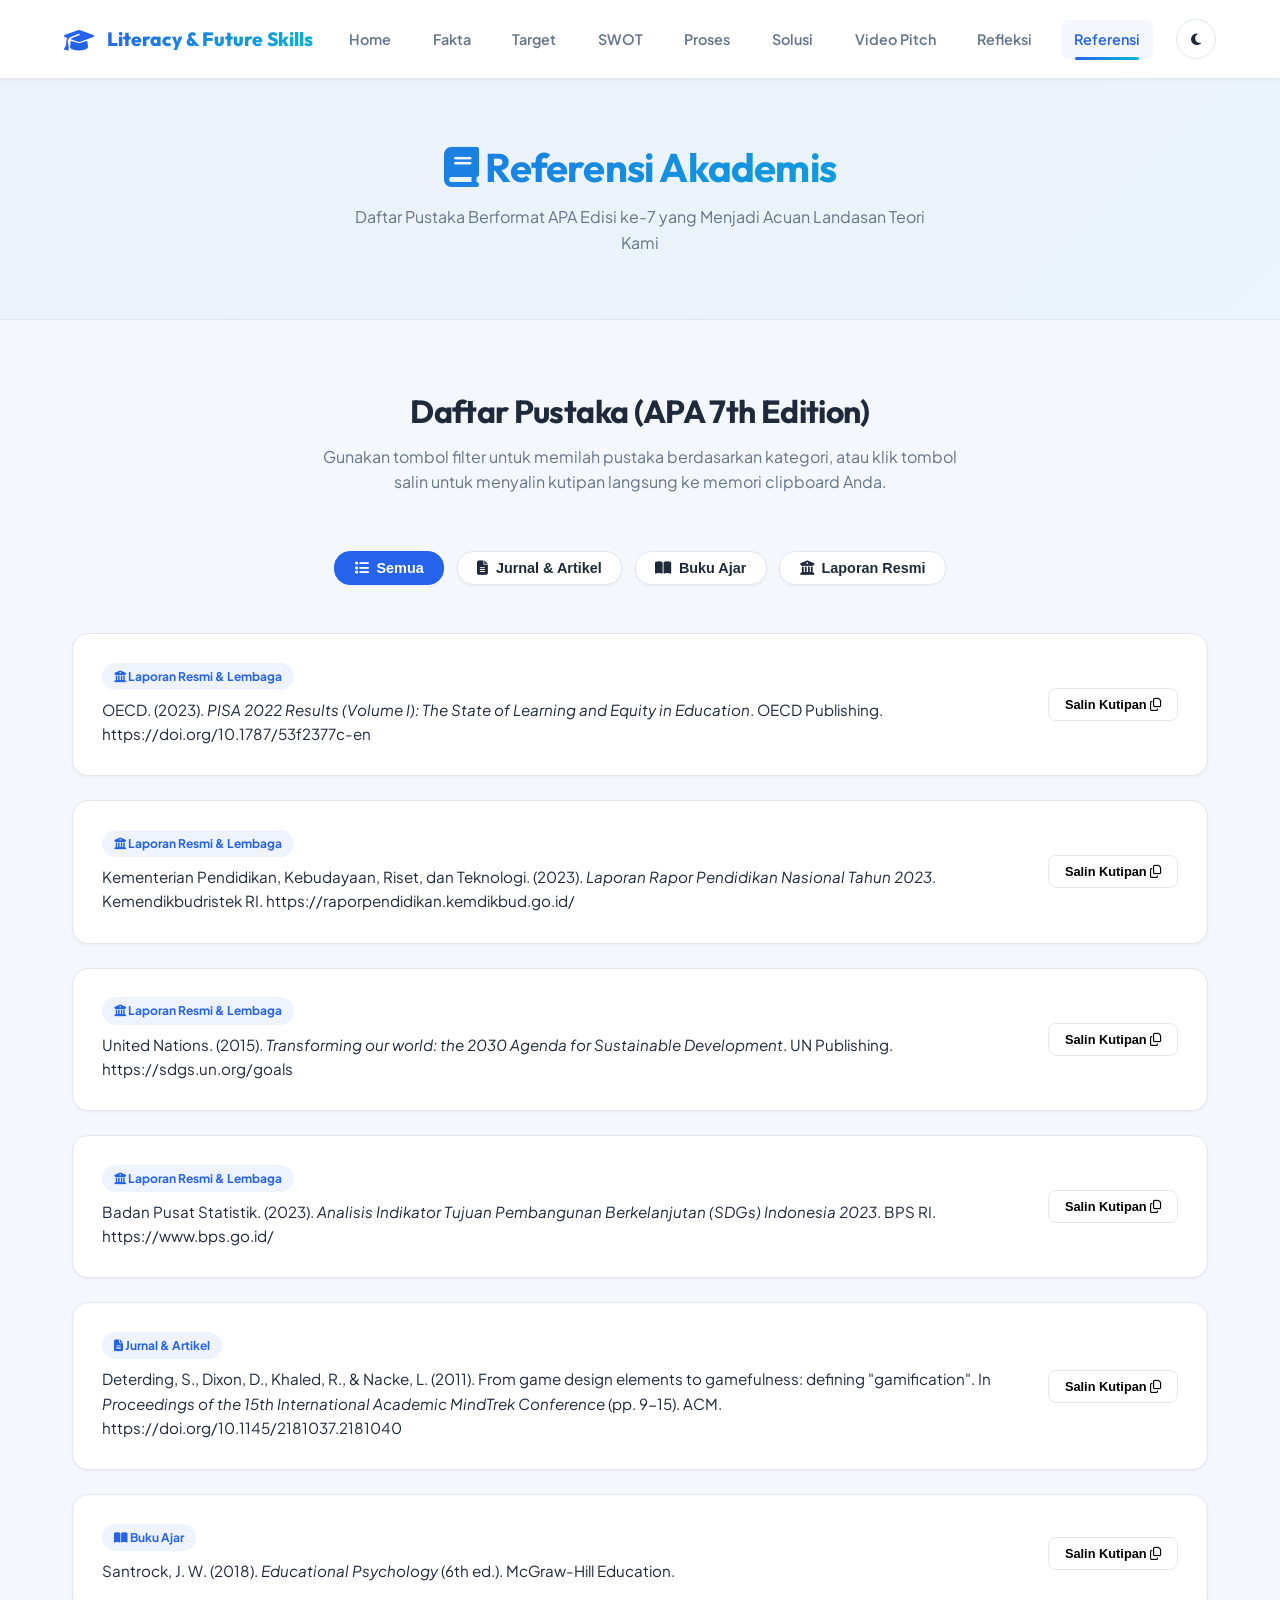
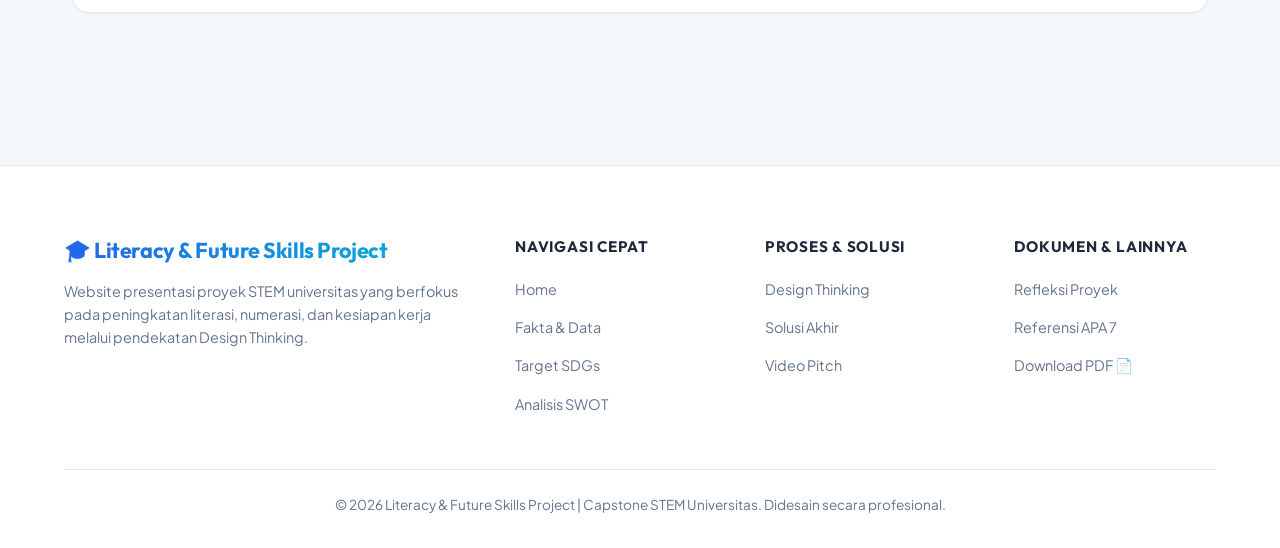
<file: referensi.html>
<!DOCTYPE html>
<html lang="id">
<head>
    <meta charset="UTF-8">
    <meta name="viewport" content="width=device-width, initial-scale=1.0">
    <title>Referensi Pustaka - Literacy & Future Skills Project</title>
    <!-- Font Awesome CDN -->
    <link rel="stylesheet" href="https://cdnjs.cloudflare.com/ajax/libs/font-awesome/6.4.0/css/all.min.css">
    <link rel="stylesheet" href="style.css">
    <meta name="description" content="Daftar pustaka berformat APA 7th Edition yang mendukung data penelitian dan rancangan proyek STEM kami.">
</head>
<body>

    <!-- NAVBAR -->
    <header class="navbar">
        <div class="logo-container">
            <span class="logo-icon"><i class="fas fa-graduation-cap"></i></span>
            <span class="logo-text">Literacy & Future Skills</span>
        </div>
        <button class="hamburger" id="hamburger" aria-label="Menu Navigasi">
            <span></span>
            <span></span>
            <span></span>
        </button>
        <nav class="nav-links" id="nav-links">
            <a href="index.html" class="nav-link">Home</a>
            <a href="fakta.html" class="nav-link">Fakta</a>
            <a href="target.html" class="nav-link">Target</a>
            <a href="swot.html" class="nav-link">SWOT</a>
            <a href="proses.html" class="nav-link">Proses</a>
            <a href="solusi.html" class="nav-link">Solusi</a>
            <a href="pitch.html" class="nav-link">Video Pitch</a>
            <a href="refleksi.html" class="nav-link">Refleksi</a>
            <a href="referensi.html" class="nav-link active">Referensi</a>
        </nav>
        <div class="nav-actions">
            <button class="btn-toggle-theme" id="theme-toggle" aria-label="Toggle Mode Gelap/Terang">
                <i class="fas fa-moon"></i>
            </button>
        </div>
    </header>

    <!-- HERO SMALL -->
    <section class="hero-small">
        <h1><i class="fas fa-book"></i> Referensi Akademis</h1>
        <p>Daftar Pustaka Berformat APA Edisi ke-7 yang Menjadi Acuan Landasan Teori Kami</p>
    </section>

    <!-- REFERENCES CONTENT -->
    <section class="container reveal">
        <div class="section-header">
            <h2 class="section-title">Daftar Pustaka (APA 7th Edition)</h2>
            <p class="section-subtitle">Gunakan tombol filter untuk memilah pustaka berdasarkan kategori, atau klik tombol salin untuk menyalin kutipan langsung ke memori clipboard Anda.</p>
        </div>

        <!-- FILTER CATEGORIES -->
        <div style="display: flex; gap: 0.8rem; justify-content: center; margin-bottom: 3rem; flex-wrap: wrap;">
            <button class="btn btn-secondary filter-btn" onclick="filterRef('all')" style="padding: 0.5rem 1.2rem; font-size: 0.9rem; font-weight: 700; background-color: var(--primary-blue); color: white; border-color: var(--primary-blue);"><i class="fas fa-list"></i> Semua</button>
            <button class="btn btn-secondary filter-btn" onclick="filterRef('journal')" style="padding: 0.5rem 1.2rem; font-size: 0.9rem; font-weight: 700;"><i class="fas fa-file-lines"></i> Jurnal & Artikel</button>
            <button class="btn btn-secondary filter-btn" onclick="filterRef('book')" style="padding: 0.5rem 1.2rem; font-size: 0.9rem; font-weight: 700;"><i class="fas fa-book-open"></i> Buku Ajar</button>
            <button class="btn btn-secondary filter-btn" onclick="filterRef('report')" style="padding: 0.5rem 1.2rem; font-size: 0.9rem; font-weight: 700;"><i class="fas fa-building-columns"></i> Laporan Resmi</button>
        </div>

        <!-- REFERENCES LIST -->
        <div class="ref-list">
            
            <!-- REF 1: OECD PISA -->
            <div class="ref-card" data-cat="report">
                <div class="ref-content">
                    <span class="ref-tag"><i class="fas fa-building-columns"></i> Laporan Resmi & Lembaga</span>
                    <p id="cite-1">OECD. (2023). <em>PISA 2022 Results (Volume I): The State of Learning and Equity in Education</em>. OECD Publishing. https://doi.org/10.1787/53f2377c-en</p>
                </div>
                <button class="ref-copy-btn" onclick="copyCitation('cite-1', this)">Salin Kutipan <i class="far fa-copy"></i></button>
            </div>

            <!-- REF 2: KEMENDIKBUD -->
            <div class="ref-card" data-cat="report">
                <div class="ref-content">
                    <span class="ref-tag"><i class="fas fa-building-columns"></i> Laporan Resmi & Lembaga</span>
                    <p id="cite-2">Kementerian Pendidikan, Kebudayaan, Riset, dan Teknologi. (2023). <em>Laporan Rapor Pendidikan Nasional Tahun 2023</em>. Kemendikbudristek RI. https://raporpendidikan.kemdikbud.go.id/</p>
                </div>
                <button class="ref-copy-btn" onclick="copyCitation('cite-2', this)">Salin Kutipan <i class="far fa-copy"></i></button>
            </div>

            <!-- REF 3: UNITED NATIONS -->
            <div class="ref-card" data-cat="report">
                <div class="ref-content">
                    <span class="ref-tag"><i class="fas fa-building-columns"></i> Laporan Resmi & Lembaga</span>
                    <p id="cite-3">United Nations. (2015). <em>Transforming our world: the 2030 Agenda for Sustainable Development</em>. UN Publishing. https://sdgs.un.org/goals</p>
                </div>
                <button class="ref-copy-btn" onclick="copyCitation('cite-3', this)">Salin Kutipan <i class="far fa-copy"></i></button>
            </div>

            <!-- REF 4: BPS -->
            <div class="ref-card" data-cat="report">
                <div class="ref-content">
                    <span class="ref-tag"><i class="fas fa-building-columns"></i> Laporan Resmi & Lembaga</span>
                    <p id="cite-4">Badan Pusat Statistik. (2023). <em>Analisis Indikator Tujuan Pembangunan Berkelanjutan (SDGs) Indonesia 2023</em>. BPS RI. https://www.bps.go.id/</p>
                </div>
                <button class="ref-copy-btn" onclick="copyCitation('cite-4', this)">Salin Kutipan <i class="far fa-copy"></i></button>
            </div>

            <!-- REF 5: GAMIFICATION JOURNAL -->
            <div class="ref-card" data-cat="journal">
                <div class="ref-content">
                    <span class="ref-tag"><i class="fas fa-file-lines"></i> Jurnal & Artikel</span>
                    <p id="cite-5">Deterding, S., Dixon, D., Khaled, R., & Nacke, L. (2011). From game design elements to gamefulness: defining "gamification". In <em>Proceedings of the 15th International Academic MindTrek Conference</em> (pp. 9-15). ACM. https://doi.org/10.1145/2181037.2181040</p>
                </div>
                <button class="ref-copy-btn" onclick="copyCitation('cite-5', this)">Salin Kutipan <i class="far fa-copy"></i></button>
            </div>

            <!-- REF 6: EDUCATION PSYCHOLOGY BOOK -->
            <div class="ref-card" data-cat="book">
                <div class="ref-content">
                    <span class="ref-tag"><i class="fas fa-book-open"></i> Buku Ajar</span>
                    <p id="cite-6">Santrock, J. W. (2018). <em>Educational Psychology</em> (6th ed.). McGraw-Hill Education.</p>
                </div>
                <button class="ref-copy-btn" onclick="copyCitation('cite-6', this)">Salin Kutipan <i class="far fa-copy"></i></button>
            </div>

        </div>

    </section>

    <!-- FOOTER -->
    <footer>
        <div class="footer-grid">
            <div class="footer-brand">
                <h2>🎓 Literacy & Future Skills Project</h2>
                <p>Website presentasi proyek STEM universitas yang berfokus pada peningkatan literasi, numerasi, dan kesiapan kerja melalui pendekatan Design Thinking.</p>
            </div>
            <div class="footer-col">
                <h3>Navigasi Cepat</h3>
                <ul>
                    <li><a href="index.html">Home</a></li>
                    <li><a href="fakta.html">Fakta & Data</a></li>
                    <li><a href="target.html">Target SDGs</a></li>
                    <li><a href="swot.html">Analisis SWOT</a></li>
                </ul>
            </div>
            <div class="footer-col">
                <h3>Proses & Solusi</h3>
                <ul>
                    <li><a href="proses.html">Design Thinking</a></li>
                    <li><a href="solusi.html">Solusi Akhir</a></li>
                    <li><a href="pitch.html">Video Pitch</a></li>
                </ul>
            </div>
            <div class="footer-col">
                <h3>Dokumen & Lainnya</h3>
                <ul>
                    <li><a href="refleksi.html">Refleksi Proyek</a></li>
                    <li><a href="referensi.html">Referensi APA 7</a></li>
                    <li><a href="#" onclick="printReport(); return false;">Download PDF 📄</a></li>
                </ul>
            </div>
        </div>
        <div class="footer-bottom">
            <p>&copy; 2026 Literacy & Future Skills Project | Capstone STEM Universitas. Didesain secara profesional.</p>
        </div>
    </footer>

    <!-- BACK TO TOP BUTTON -->
    <button class="back-to-top" id="back-to-top" aria-label="Kembali ke atas"><i class="fas fa-chevron-up"></i></button>

    <script src="main.js"></script>
    <script>
        // Citation Copy Helper
        function copyCitation(citeId, btn) {
            const citeText = document.getElementById(citeId).innerText;
            navigator.clipboard.writeText(citeText).then(() => {
                const originalText = btn.innerHTML;
                btn.innerHTML = 'Tersalin! <i class="fas fa-check"></i>';
                btn.style.backgroundColor = "#22c55e";
                btn.style.color = "white";
                btn.style.borderColor = "#22c55e";
                
                setTimeout(() => {
                    btn.innerHTML = originalText;
                    btn.style.backgroundColor = "";
                    btn.style.color = "";
                    btn.style.borderColor = "";
                }, 2000);
            }).catch(err => {
                console.error("Gagal menyalin kutipan: ", err);
                alert("Gagal menyalin kutipan secara otomatis. Silakan salin teks secara manual.");
            });
        }

        // Kategori Filter Logic
        function filterRef(cat) {
            const buttons = document.querySelectorAll('.filter-btn');
            const targetBtn = event.currentTarget;
            
            buttons.forEach(btn => {
                btn.style.backgroundColor = "";
                btn.style.color = "";
                btn.style.borderColor = "";
            });
            
            if (targetBtn) {
                targetBtn.style.backgroundColor = "var(--primary-blue)";
                targetBtn.style.color = "white";
                targetBtn.style.borderColor = "var(--primary-blue)";
            }

            const cards = document.querySelectorAll('.ref-card');
            cards.forEach(card => {
                if (cat === 'all') {
                    card.style.display = "flex";
                } else {
                    const cardCat = card.getAttribute('data-cat');
                    if (cardCat === cat) {
                        card.style.display = "flex";
                    } else {
                        card.style.display = "none";
                    }
                }
            });
        }
    </script>
</body>
</html>
</file>
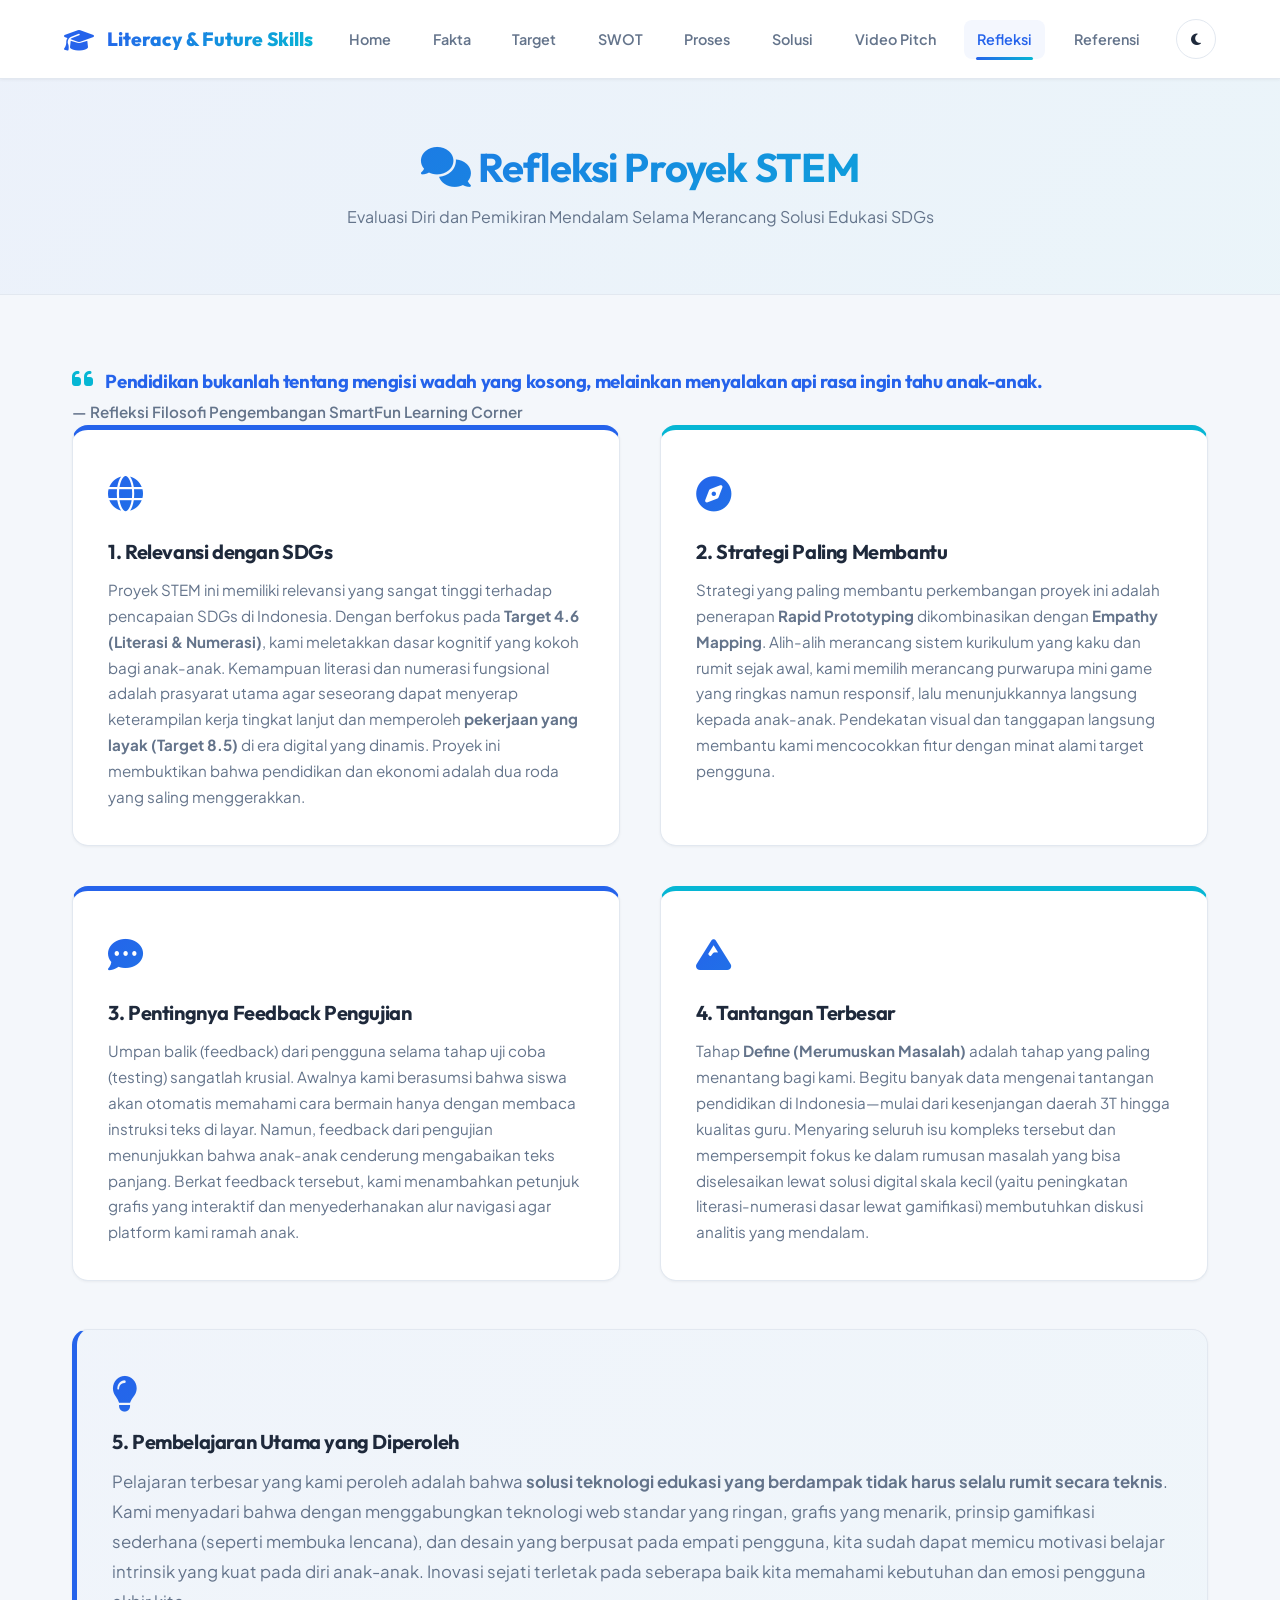
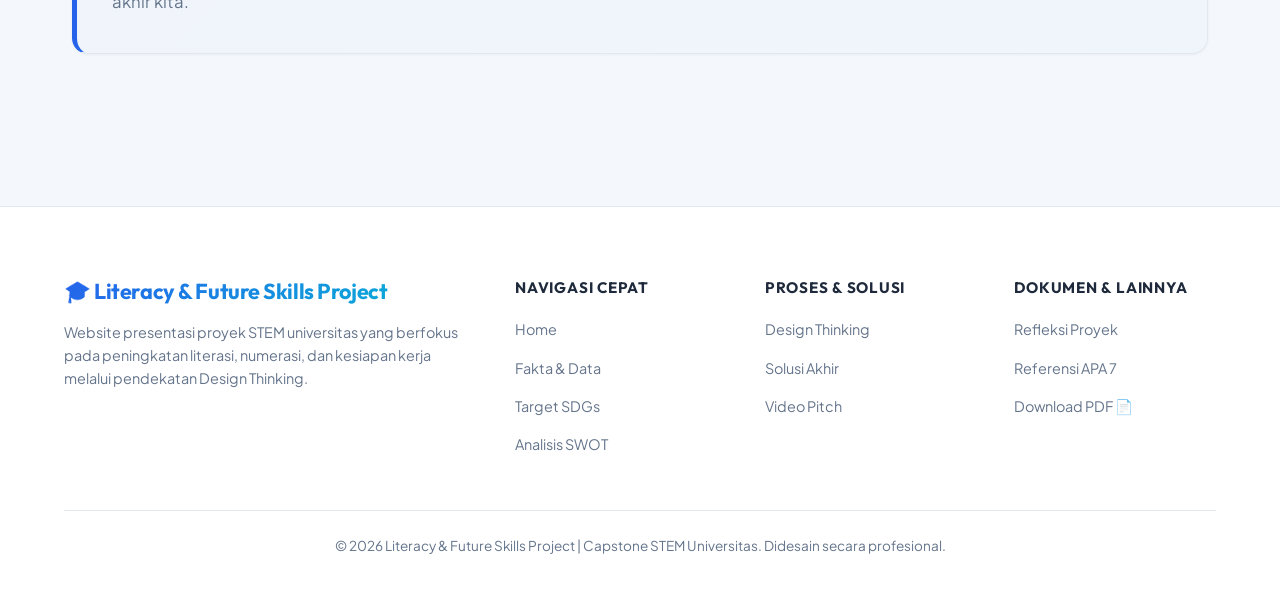
<file: refleksi.html>
<!DOCTYPE html>
<html lang="id">
<head>
    <meta charset="UTF-8">
    <meta name="viewport" content="width=device-width, initial-scale=1.0">
    <title>Refleksi Proyek - Literacy & Future Skills Project</title>
    <!-- Font Awesome CDN -->
    <link rel="stylesheet" href="https://cdnjs.cloudflare.com/ajax/libs/font-awesome/6.4.0/css/all.min.css">
    <link rel="stylesheet" href="style.css">
    <meta name="description" content="Lembar refleksi kritis mengenai proses pengembangan proyek STEM bertema SDGs dan Design Thinking.">
</head>
<body>

    <!-- NAVBAR -->
    <header class="navbar">
        <div class="logo-container">
            <span class="logo-icon"><i class="fas fa-graduation-cap"></i></span>
            <span class="logo-text">Literacy & Future Skills</span>
        </div>
        <button class="hamburger" id="hamburger" aria-label="Menu Navigasi">
            <span></span>
            <span></span>
            <span></span>
        </button>
        <nav class="nav-links" id="nav-links">
            <a href="index.html" class="nav-link">Home</a>
            <a href="fakta.html" class="nav-link">Fakta</a>
            <a href="target.html" class="nav-link">Target</a>
            <a href="swot.html" class="nav-link">SWOT</a>
            <a href="proses.html" class="nav-link">Proses</a>
            <a href="solusi.html" class="nav-link">Solusi</a>
            <a href="pitch.html" class="nav-link">Video Pitch</a>
            <a href="refleksi.html" class="nav-link active">Refleksi</a>
            <a href="referensi.html" class="nav-link">Referensi</a>
        </nav>
        <div class="nav-actions">
            <button class="btn-toggle-theme" id="theme-toggle" aria-label="Toggle Mode Gelap/Terang">
                <i class="fas fa-moon"></i>
            </button>
        </div>
    </header>

    <!-- HERO SMALL -->
    <section class="hero-small">
        <h1><i class="fas fa-comments"></i> Refleksi Proyek STEM</h1>
        <p>Evaluasi Diri dan Pemikiran Mendalam Selama Merancang Solusi Edukasi SDGs</p>
    </section>

    <!-- REFLECTION CONTENT -->
    <section class="container reveal">
        
        <!-- MASTER QUOTE -->
        <div class="reflection-quote">
            <h3 style="color: var(--primary-blue); margin-bottom: 0.5rem;"><i class="fas fa-quote-left" style="font-size: 1.5rem; color: var(--cyan); margin-right: 0.5rem;"></i> Pendidikan bukanlah tentang mengisi wadah yang kosong, melainkan menyalakan api rasa ingin tahu anak-anak.</h3>
            <p style="font-size: 0.95rem; color: var(--text-muted); font-weight: 600;">— Refleksi Filosofi Pengembangan SmartFun Learning Corner</p>
        </div>

        <div class="grid-2">
            <!-- RELEVANSI SDGs -->
            <div class="card" style="border-top: 5px solid var(--primary-blue);">
                <div class="card-icon"><i class="fas fa-globe"></i></div>
                <h3>1. Relevansi dengan SDGs</h3>
                <p style="line-height: 1.7;">Proyek STEM ini memiliki relevansi yang sangat tinggi terhadap pencapaian SDGs di Indonesia. Dengan berfokus pada <strong>Target 4.6 (Literasi & Numerasi)</strong>, kami meletakkan dasar kognitif yang kokoh bagi anak-anak. Kemampuan literasi dan numerasi fungsional adalah prasyarat utama agar seseorang dapat menyerap keterampilan kerja tingkat lanjut dan memperoleh <strong>pekerjaan yang layak (Target 8.5)</strong> di era digital yang dinamis. Proyek ini membuktikan bahwa pendidikan dan ekonomi adalah dua roda yang saling menggerakkan.</p>
            </div>

            <!-- STRATEGI TERBAIK -->
            <div class="card" style="border-top: 5px solid var(--cyan);">
                <div class="card-icon"><i class="fas fa-compass"></i></div>
                <h3>2. Strategi Paling Membantu</h3>
                <p style="line-height: 1.7;">Strategi yang paling membantu perkembangan proyek ini adalah penerapan <strong>Rapid Prototyping</strong> dikombinasikan dengan <strong>Empathy Mapping</strong>. Alih-alih merancang sistem kurikulum yang kaku dan rumit sejak awal, kami memilih merancang purwarupa mini game yang ringkas namun responsif, lalu menunjukkannya langsung kepada anak-anak. Pendekatan visual dan tanggapan langsung membantu kami mencocokkan fitur dengan minat alami target pengguna.</p>
            </div>

            <!-- PENTINGNYA FEEDBACK -->
            <div class="card" style="border-top: 5px solid var(--primary-blue);">
                <div class="card-icon"><i class="fas fa-comment-dots"></i></div>
                <h3>3. Pentingnya Feedback Pengujian</h3>
                <p style="line-height: 1.7;">Umpan balik (feedback) dari pengguna selama tahap uji coba (testing) sangatlah krusial. Awalnya kami berasumsi bahwa siswa akan otomatis memahami cara bermain hanya dengan membaca instruksi teks di layar. Namun, feedback dari pengujian menunjukkan bahwa anak-anak cenderung mengabaikan teks panjang. Berkat feedback tersebut, kami menambahkan petunjuk grafis yang interaktif dan menyederhanakan alur navigasi agar platform kami ramah anak.</p>
            </div>

            <!-- TAHAP PALING MENANTANG -->
            <div class="card" style="border-top: 5px solid var(--cyan);">
                <div class="card-icon"><i class="fas fa-mountain"></i></div>
                <h3>4. Tantangan Terbesar</h3>
                <p style="line-height: 1.7;">Tahap <strong>Define (Merumuskan Masalah)</strong> adalah tahap yang paling menantang bagi kami. Begitu banyak data mengenai tantangan pendidikan di Indonesia—mulai dari kesenjangan daerah 3T hingga kualitas guru. Menyaring seluruh isu kompleks tersebut dan mempersempit fokus ke dalam rumusan masalah yang bisa diselesaikan lewat solusi digital skala kecil (yaitu peningkatan literasi-numerasi dasar lewat gamifikasi) membutuhkan diskusi analitis yang mendalam.</p>
            </div>
        </div>

        <!-- PEMBELAJARAN TERBESAR -->
        <div class="card" style="margin-top: 3rem; background: linear-gradient(135deg, rgba(37, 99, 235, 0.02), rgba(6, 182, 212, 0.02)); border-left: 5px solid var(--primary-blue);">
            <div class="card-icon" style="margin-bottom: 0.5rem;"><i class="fas fa-lightbulb"></i></div>
            <h3>5. Pembelajaran Utama yang Diperoleh</h3>
            <p style="line-height: 1.8; font-size: 1.05rem;">
                Pelajaran terbesar yang kami peroleh adalah bahwa <strong>solusi teknologi edukasi yang berdampak tidak harus selalu rumit secara teknis</strong>. Kami menyadari bahwa dengan menggabungkan teknologi web standar yang ringan, grafis yang menarik, prinsip gamifikasi sederhana (seperti membuka lencana), dan desain yang berpusat pada empati pengguna, kita sudah dapat memicu motivasi belajar intrinsik yang kuat pada diri anak-anak. Inovasi sejati terletak pada seberapa baik kita memahami kebutuhan dan emosi pengguna akhir kita.
            </p>
        </div>

    </section>

    <!-- FOOTER -->
    <footer>
        <div class="footer-grid">
            <div class="footer-brand">
                <h2>🎓 Literacy & Future Skills Project</h2>
                <p>Website presentasi proyek STEM universitas yang berfokus pada peningkatan literasi, numerasi, dan kesiapan kerja melalui pendekatan Design Thinking.</p>
            </div>
            <div class="footer-col">
                <h3>Navigasi Cepat</h3>
                <ul>
                    <li><a href="index.html">Home</a></li>
                    <li><a href="fakta.html">Fakta & Data</a></li>
                    <li><a href="target.html">Target SDGs</a></li>
                    <li><a href="swot.html">Analisis SWOT</a></li>
                </ul>
            </div>
            <div class="footer-col">
                <h3>Proses & Solusi</h3>
                <ul>
                    <li><a href="proses.html">Design Thinking</a></li>
                    <li><a href="solusi.html">Solusi Akhir</a></li>
                    <li><a href="pitch.html">Video Pitch</a></li>
                </ul>
            </div>
            <div class="footer-col">
                <h3>Dokumen & Lainnya</h3>
                <ul>
                    <li><a href="refleksi.html">Refleksi Proyek</a></li>
                    <li><a href="referensi.html">Referensi APA 7</a></li>
                    <li><a href="#" onclick="printReport(); return false;">Download PDF 📄</a></li>
                </ul>
            </div>
        </div>
        <div class="footer-bottom">
            <p>&copy; 2026 Literacy & Future Skills Project | Capstone STEM Universitas. Didesain secara profesional.</p>
        </div>
    </footer>

    <!-- BACK TO TOP BUTTON -->
    <button class="back-to-top" id="back-to-top" aria-label="Kembali ke atas"><i class="fas fa-chevron-up"></i></button>

    <script src="main.js"></script>
</body>
</html>
</file>
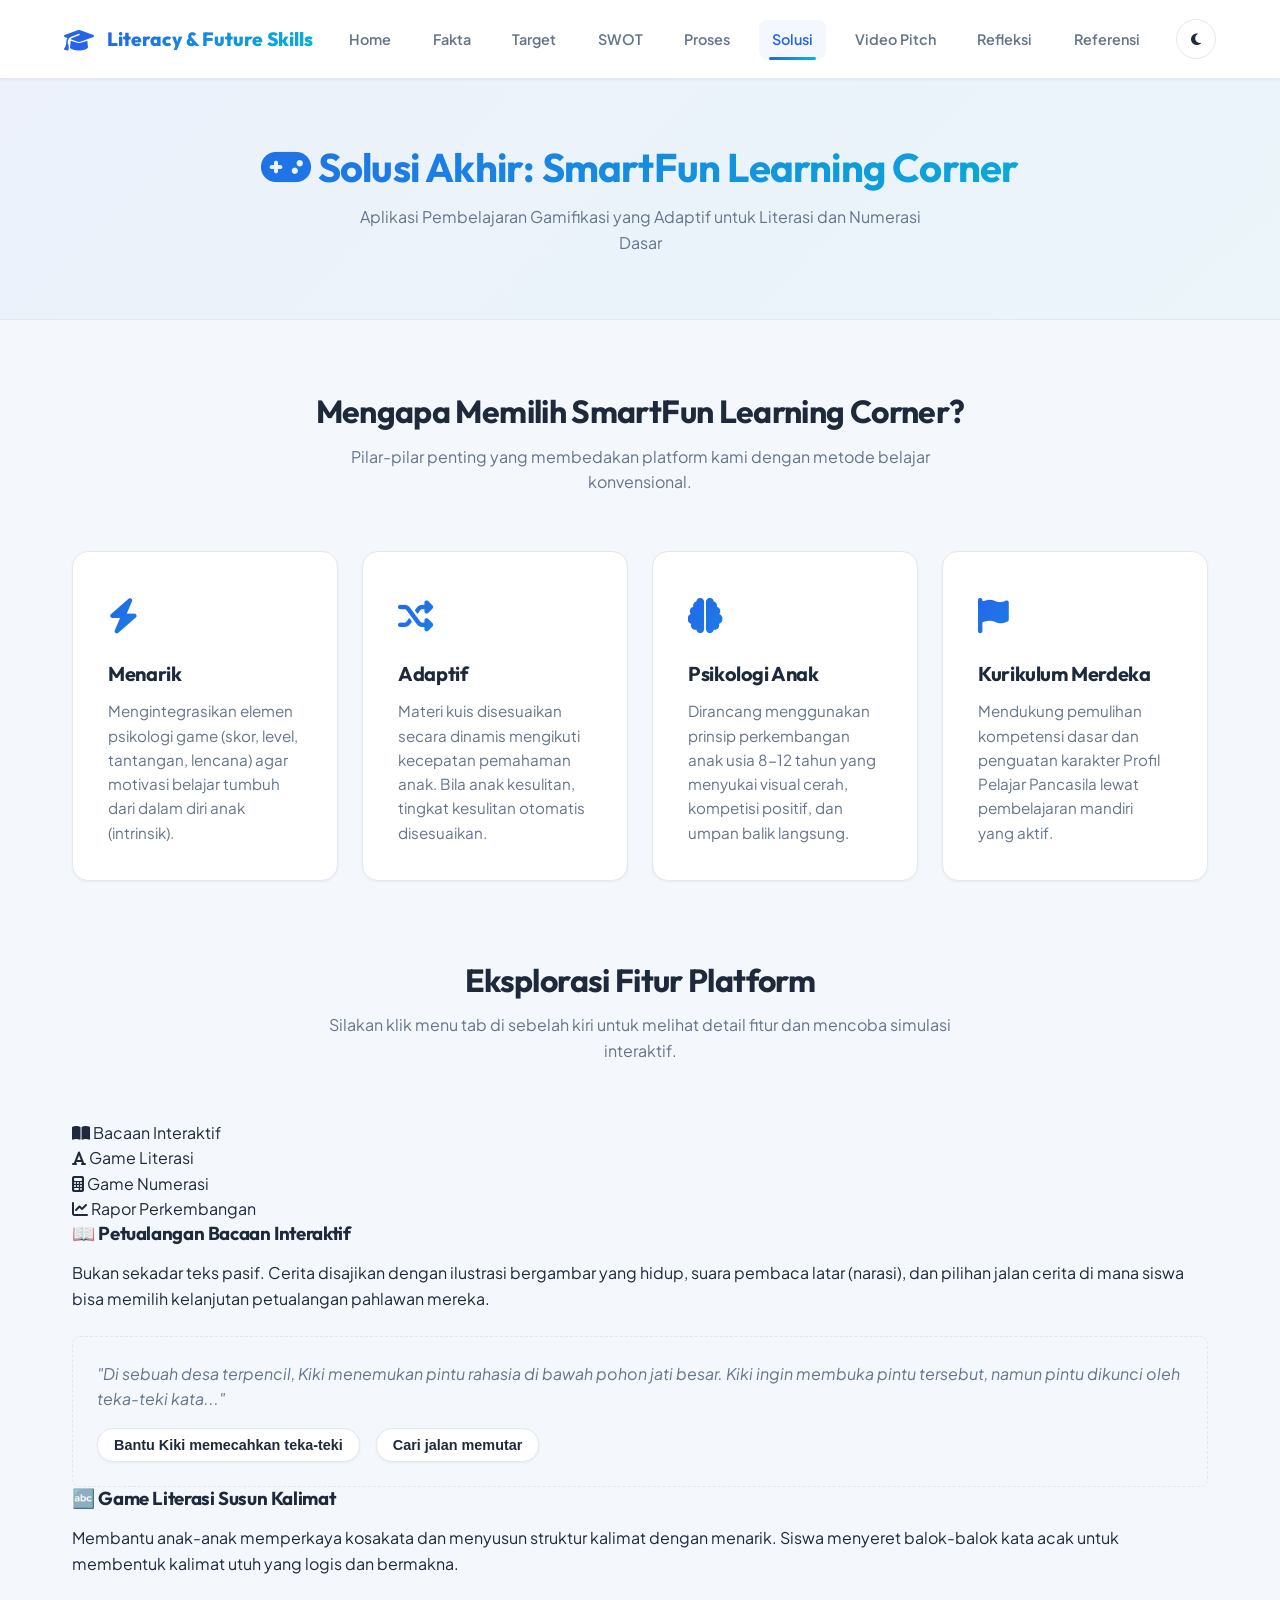
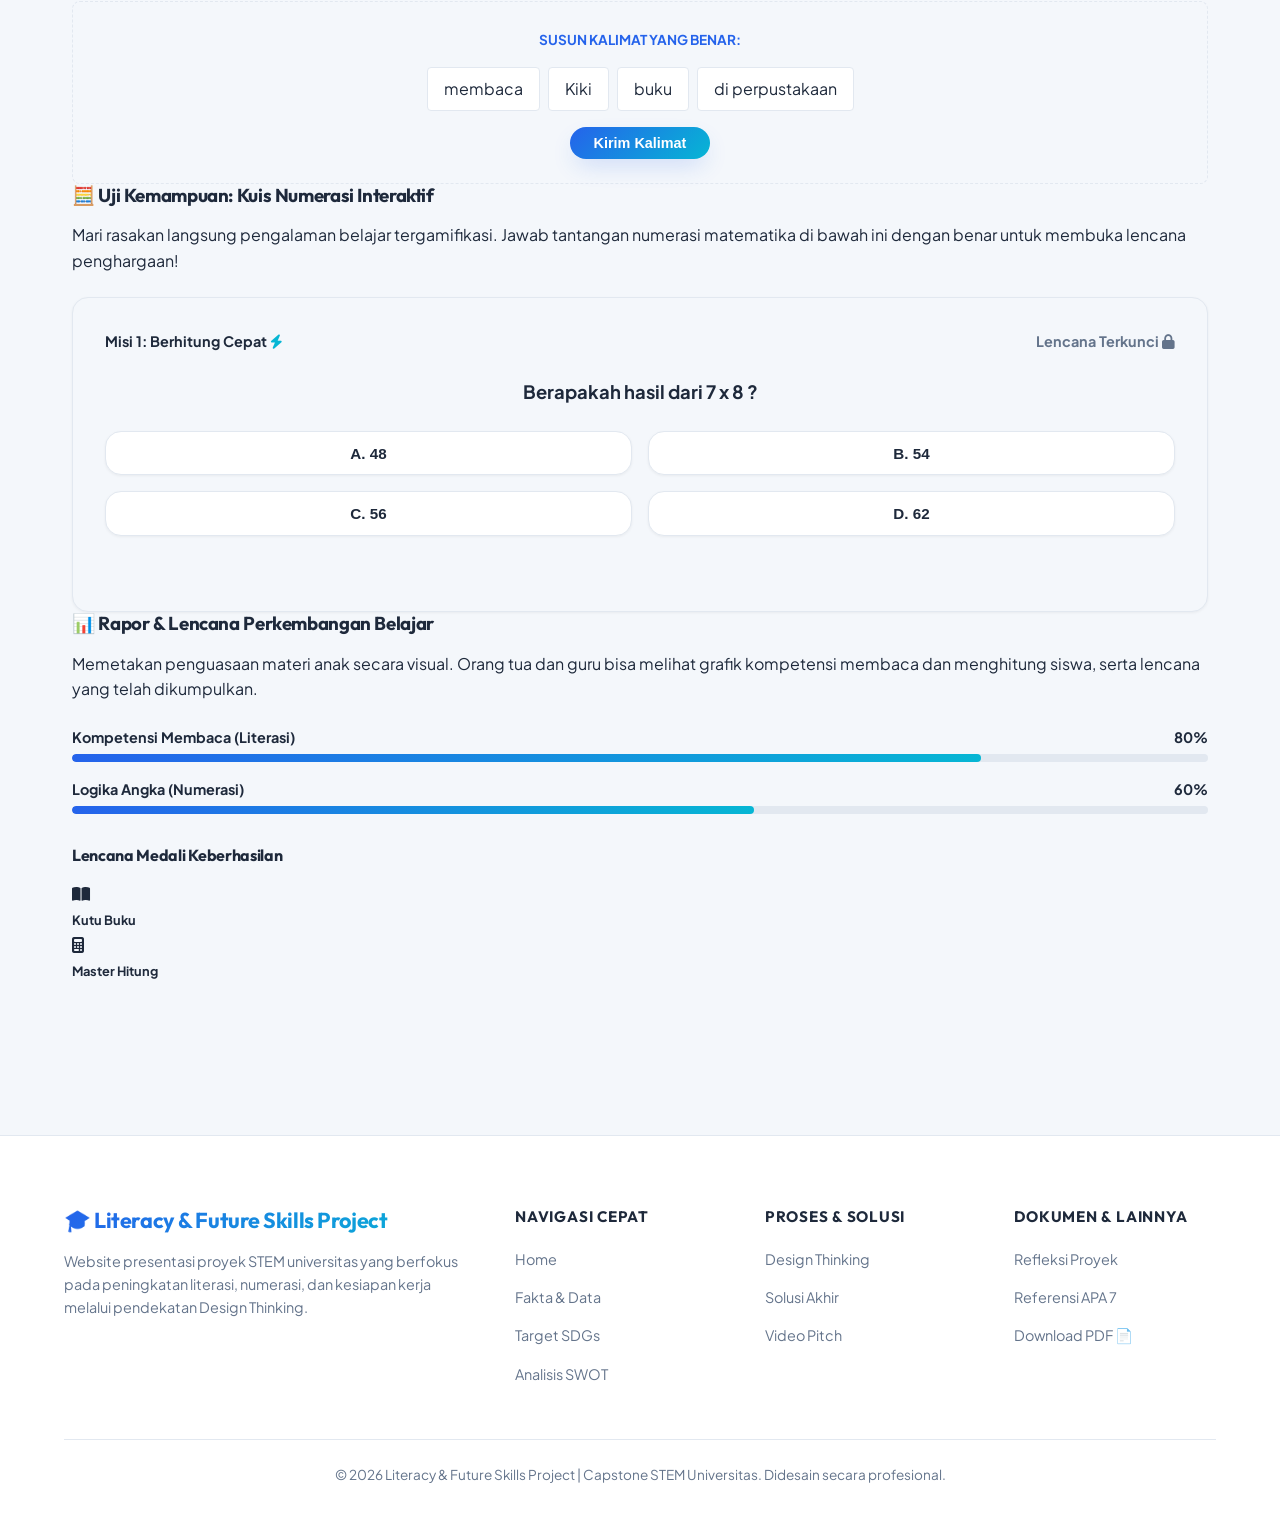
<file: solusi.html>
<!DOCTYPE html>
<html lang="id">
<head>
    <meta charset="UTF-8">
    <meta name="viewport" content="width=device-width, initial-scale=1.0">
    <title>SmartFun Learning Corner - Literacy & Future Skills Project</title>
    <!-- Font Awesome CDN -->
    <link rel="stylesheet" href="https://cdnjs.cloudflare.com/ajax/libs/font-awesome/6.4.0/css/all.min.css">
    <link rel="stylesheet" href="style.css">
    <meta name="description" content="Detail platform SmartFun Learning Corner, keunggulan pembelajaran adaptif, dan demo interaktif sistem gamifikasi.">
</head>
<body>

    <!-- NAVBAR -->
    <header class="navbar">
        <div class="logo-container">
            <span class="logo-icon"><i class="fas fa-graduation-cap"></i></span>
            <span class="logo-text">Literacy & Future Skills</span>
        </div>
        <button class="hamburger" id="hamburger" aria-label="Menu Navigasi">
            <span></span>
            <span></span>
            <span></span>
        </button>
        <nav class="nav-links" id="nav-links">
            <a href="index.html" class="nav-link">Home</a>
            <a href="fakta.html" class="nav-link">Fakta</a>
            <a href="target.html" class="nav-link">Target</a>
            <a href="swot.html" class="nav-link">SWOT</a>
            <a href="proses.html" class="nav-link">Proses</a>
            <a href="solusi.html" class="nav-link active">Solusi</a>
            <a href="pitch.html" class="nav-link">Video Pitch</a>
            <a href="refleksi.html" class="nav-link">Refleksi</a>
            <a href="referensi.html" class="nav-link">Referensi</a>
        </nav>
        <div class="nav-actions">
            <button class="btn-toggle-theme" id="theme-toggle" aria-label="Toggle Mode Gelap/Terang">
                <i class="fas fa-moon"></i>
            </button>
        </div>
    </header>

    <!-- HERO SMALL -->
    <section class="hero-small">
        <h1><i class="fas fa-gamepad"></i> Solusi Akhir: SmartFun Learning Corner</h1>
        <p>Aplikasi Pembelajaran Gamifikasi yang Adaptif untuk Literasi dan Numerasi Dasar</p>
    </section>

    <!-- KEUNGGULAN PLATFORM -->
    <section class="container reveal">
        <div class="section-header">
            <h2 class="section-title">Mengapa Memilih SmartFun Learning Corner?</h2>
            <p class="section-subtitle">Pilar-pilar penting yang membedakan platform kami dengan metode belajar konvensional.</p>
        </div>

        <div class="grid-4" style="margin-bottom: 5rem;">
            <div class="card">
                <div class="card-icon"><i class="fas fa-bolt"></i></div>
                <h3>Menarik</h3>
                <p>Mengintegrasikan elemen psikologi game (skor, level, tantangan, lencana) agar motivasi belajar tumbuh dari dalam diri anak (intrinsik).</p>
            </div>
            <div class="card">
                <div class="card-icon"><i class="fas fa-shuffle"></i></div>
                <h3>Adaptif</h3>
                <p>Materi kuis disesuaikan secara dinamis mengikuti kecepatan pemahaman anak. Bila anak kesulitan, tingkat kesulitan otomatis disesuaikan.</p>
            </div>
            <div class="card">
                <div class="card-icon"><i class="fas fa-brain"></i></div>
                <h3>Psikologi Anak</h3>
                <p>Dirancang menggunakan prinsip perkembangan anak usia 8-12 tahun yang menyukai visual cerah, kompetisi positif, dan umpan balik langsung.</p>
            </div>
            <div class="card">
                <div class="card-icon"><i class="fas fa-flag"></i></div>
                <h3>Kurikulum Merdeka</h3>
                <p>Mendukung pemulihan kompetensi dasar dan penguatan karakter Profil Pelajar Pancasila lewat pembelajaran mandiri yang aktif.</p>
            </div>
        </div>

        <!-- INTERACTIVE FEATURES SHOWCASE -->
        <div class="section-header">
            <h2 class="section-title">Eksplorasi Fitur Platform</h2>
            <p class="section-subtitle">Silakan klik menu tab di sebelah kiri untuk melihat detail fitur dan mencoba simulasi interaktif.</p>
        </div>

        <div class="solusi-interactive-showcase">
            <div class="solusi-nav">
                <div class="solusi-nav-item active" onclick="switchTab(0)"><i class="fas fa-book-open"></i> Bacaan Interaktif</div>
                <div class="solusi-nav-item" onclick="switchTab(1)"><i class="fas fa-font"></i> Game Literasi</div>
                <div class="solusi-nav-item" onclick="switchTab(2)"><i class="fas fa-calculator"></i> Game Numerasi</div>
                <div class="solusi-nav-item" onclick="switchTab(3)"><i class="fas fa-chart-line"></i> Rapor Perkembangan</div>
            </div>
            <div class="solusi-content-container">
                
                <!-- TAB 1: BACAAN INTERAKTIF -->
                <div class="solusi-tab-panel active">
                    <h3>📖 Petualangan Bacaan Interaktif</h3>
                    <p style="margin-top: 1rem;">Bukan sekadar teks pasif. Cerita disajikan dengan ilustrasi bergambar yang hidup, suara pembaca latar (narasi), dan pilihan jalan cerita di mana siswa bisa memilih kelanjutan petualangan pahlawan mereka.</p>
                    <div style="background-color: var(--bg-light); padding: 1.5rem; border-radius: var(--radius-sm); border: 1px dashed var(--border-color); margin-top: 1.5rem;">
                        <p style="font-style: italic; color: var(--text-muted);">"Di sebuah desa terpencil, Kiki menemukan pintu rahasia di bawah pohon jati besar. Kiki ingin membuka pintu tersebut, namun pintu dikunci oleh teka-teki kata..."</p>
                        <div style="margin-top: 1rem; display: flex; gap: 1rem;">
                            <button class="btn btn-secondary" style="padding: 0.5rem 1rem; font-size: 0.9rem;">Bantu Kiki memecahkan teka-teki</button>
                            <button class="btn btn-secondary" style="padding: 0.5rem 1rem; font-size: 0.9rem;">Cari jalan memutar</button>
                        </div>
                    </div>
                </div>

                <!-- TAB 2: GAME LITERASI -->
                <div class="solusi-tab-panel">
                    <h3>🔤 Game Literasi Susun Kalimat</h3>
                    <p style="margin-top: 1rem;">Membantu anak-anak memperkaya kosakata dan menyusun struktur kalimat dengan menarik. Siswa menyeret balok-balok kata acak untuk membentuk kalimat utuh yang logis dan bermakna.</p>
                    <div style="background-color: var(--bg-light); padding: 1.5rem; border-radius: var(--radius-sm); border: 1px dashed var(--border-color); margin-top: 1.5rem; text-align: center;">
                        <span style="font-size: 0.85rem; font-weight: 700; color: var(--primary-blue);">SUSUN KALIMAT YANG BENAR:</span>
                        <div style="display: flex; justify-content: center; gap: 0.5rem; margin: 1rem 0;">
                            <span style="background-color: var(--bg-card); padding: 0.5rem 1rem; border: 1px solid var(--border-color); border-radius: 4px; cursor: pointer;">membaca</span>
                            <span style="background-color: var(--bg-card); padding: 0.5rem 1rem; border: 1px solid var(--border-color); border-radius: 4px; cursor: pointer;">Kiki</span>
                            <span style="background-color: var(--bg-card); padding: 0.5rem 1rem; border: 1px solid var(--border-color); border-radius: 4px; cursor: pointer;">buku</span>
                            <span style="background-color: var(--bg-card); padding: 0.5rem 1rem; border: 1px solid var(--border-color); border-radius: 4px; cursor: pointer;">di perpustakaan</span>
                        </div>
                        <button class="btn btn-primary" style="padding: 0.5rem 1.5rem; font-size: 0.9rem;">Kirim Kalimat</button>
                    </div>
                </div>

                <!-- TAB 3: GAME NUMERASI (DEMO PLAYABLE) -->
                <div class="solusi-tab-panel">
                    <h3>🧮 Uji Kemampuan: Kuis Numerasi Interaktif</h3>
                    <p style="margin-top: 1rem;">Mari rasakan langsung pengalaman belajar tergamifikasi. Jawab tantangan numerasi matematika di bawah ini dengan benar untuk membuka lencana penghargaan!</p>
                    
                    <div class="quiz-mockup">
                        <div class="quiz-header-bar">
                            <span>Misi 1: Berhitung Cepat <i class="fas fa-bolt" style="color: var(--cyan);"></i></span>
                            <span id="quiz-badge-unlocked" style="color: var(--text-muted); font-size: 0.9rem;">Lencana Terkunci <i class="fas fa-lock"></i></span>
                        </div>
                        <p style="font-size: 1.15rem; font-weight: 700; text-align: center; margin-bottom: 1.5rem;">Berapakah hasil dari 7 x 8 ?</p>
                        <div style="display: grid; grid-template-columns: 1fr 1fr; gap: 1rem;">
                            <button class="btn btn-secondary quiz-opt" onclick="checkAnswer(this, 48)">A. 48</button>
                            <button class="btn btn-secondary quiz-opt" onclick="checkAnswer(this, 54)">B. 54</button>
                            <button class="btn btn-secondary quiz-opt" onclick="checkAnswer(this, 56)">C. 56</button>
                            <button class="btn btn-secondary quiz-opt" onclick="checkAnswer(this, 62)">D. 62</button>
                        </div>
                        <div id="quiz-feedback" class="quiz-feedback-box"></div>
                    </div>
                </div>

                <!-- TAB 4: DASHBOARD PERKEMBANGAN -->
                <div class="solusi-tab-panel">
                    <h3>📊 Rapor & Lencana Perkembangan Belajar</h3>
                    <p style="margin-top: 1rem;">Memetakan penguasaan materi anak secara visual. Orang tua dan guru bisa melihat grafik kompetensi membaca dan menghitung siswa, serta lencana yang telah dikumpulkan.</p>
                    
                    <div style="margin-top: 1.5rem;">
                        <div style="margin-bottom: 1rem;">
                            <div style="display: flex; justify-content: space-between; font-size: 0.9rem; font-weight: 700;"><span>Kompetensi Membaca (Literasi)</span><span>80%</span></div>
                            <div class="fact-progress-bar" style="margin-top: 0.3rem;"><div class="fact-progress-fill" style="width: 80%"></div></div>
                        </div>
                        <div style="margin-bottom: 1.5rem;">
                            <div style="display: flex; justify-content: space-between; font-size: 0.9rem; font-weight: 700;"><span>Logika Angka (Numerasi)</span><span id="dash-num-perc">60%</span></div>
                            <div class="fact-progress-bar" style="margin-top: 0.3rem;"><div class="fact-progress-fill" id="dash-num-bar" style="width: 60%"></div></div>
                        </div>
                        
                        <h4 style="margin-top: 2rem; margin-bottom: 1rem;">Lencana Medali Keberhasilan</h4>
                        <div class="badge-reward-showcase">
                            <div class="badge-item unlocked">
                                <div class="badge-medal"><i class="fas fa-book-open"></i></div>
                                <span style="font-size: 0.8rem; font-weight: 700;">Kutu Buku</span>
                            </div>
                            <div class="badge-item" id="medal-numerasi">
                                <div class="badge-medal badge-medal-silver"><i class="fas fa-calculator"></i></div>
                                <span style="font-size: 0.8rem; font-weight: 700;">Master Hitung</span>
                            </div>
                        </div>
                    </div>
                </div>

            </div>
        </div>
    </section>

    <!-- FOOTER -->
    <footer>
        <div class="footer-grid">
            <div class="footer-brand">
                <h2>🎓 Literacy & Future Skills Project</h2>
                <p>Website presentasi proyek STEM universitas yang berfokus pada peningkatan literasi, numerasi, dan kesiapan kerja melalui pendekatan Design Thinking.</p>
            </div>
            <div class="footer-col">
                <h3>Navigasi Cepat</h3>
                <ul>
                    <li><a href="index.html">Home</a></li>
                    <li><a href="fakta.html">Fakta & Data</a></li>
                    <li><a href="target.html">Target SDGs</a></li>
                    <li><a href="swot.html">Analisis SWOT</a></li>
                </ul>
            </div>
            <div class="footer-col">
                <h3>Proses & Solusi</h3>
                <ul>
                    <li><a href="proses.html">Design Thinking</a></li>
                    <li><a href="solusi.html">Solusi Akhir</a></li>
                    <li><a href="pitch.html">Video Pitch</a></li>
                </ul>
            </div>
            <div class="footer-col">
                <h3>Dokumen & Lainnya</h3>
                <ul>
                    <li><a href="refleksi.html">Refleksi Proyek</a></li>
                    <li><a href="referensi.html">Referensi APA 7</a></li>
                    <li><a href="#" onclick="printReport(); return false;">Download PDF 📄</a></li>
                </ul>
            </div>
        </div>
        <div class="footer-bottom">
            <p>&copy; 2026 Literacy & Future Skills Project | Capstone STEM Universitas. Didesain secara profesional.</p>
        </div>
    </footer>

    <!-- BACK TO TOP BUTTON -->
    <button class="back-to-top" id="back-to-top" aria-label="Kembali ke atas"><i class="fas fa-chevron-up"></i></button>

    <script src="main.js"></script>
    <script>
        // Tab switching logic
        function switchTab(index) {
            const tabs = document.querySelectorAll('.solusi-nav-item');
            const panels = document.querySelectorAll('.solusi-tab-panel');
            
            tabs.forEach((tab, i) => {
                if (i === index) {
                    tab.classList.add('active');
                    panels[i].classList.add('active');
                } else {
                    tab.classList.remove('active');
                    panels[i].classList.remove('active');
                }
            });
        }

        // Playable Quiz Logic
        let numerasiUnlocked = false;
        function checkAnswer(btn, val) {
            if (numerasiUnlocked) return;
            
            const feedback = document.getElementById('quiz-feedback');
            const statusText = document.getElementById('quiz-badge-unlocked');
            const medal = document.getElementById('medal-numerasi');
            const dashPerc = document.getElementById('dash-num-perc');
            const dashBar = document.getElementById('dash-num-bar');
            const options = document.querySelectorAll('.quiz-opt');

            options.forEach(opt => opt.setAttribute('disabled', 'true'));

            if (val === 56) {
                btn.style.backgroundColor = '#22c55e'; // Green for correct
                btn.style.color = 'white';
                btn.style.borderColor = '#22c55e';
                feedback.innerHTML = "🎉 Benar! Anda berhasil membuka Medali Numerasi.";
                feedback.style.color = '#22c55e';
                
                statusText.innerHTML = 'Lencana Terbuka! <i class="fas fa-unlock" style="color: var(--cyan);"></i>';
                statusText.style.color = 'var(--cyan)';
                if (medal) medal.classList.add('unlocked');
                if (dashPerc) dashPerc.innerHTML = "100%";
                if (dashBar) dashBar.style.width = "100%";
                numerasiUnlocked = true;
            } else {
                btn.style.backgroundColor = '#ef4444'; // Red for incorrect
                btn.style.color = 'white';
                btn.style.borderColor = '#ef4444';
                feedback.innerHTML = "❌ Jawaban salah. Jawaban yang benar adalah 56 (7 x 8 = 56). Coba lagi!";
                feedback.style.color = '#ef4444';
                
                setTimeout(() => {
                    options.forEach(opt => {
                        opt.removeAttribute('disabled');
                        opt.style.backgroundColor = '';
                        opt.style.color = '';
                        opt.style.borderColor = '';
                    });
                    feedback.innerHTML = "";
                }, 2500);
            }
        }
    </script>
</body>
</html>
</file>
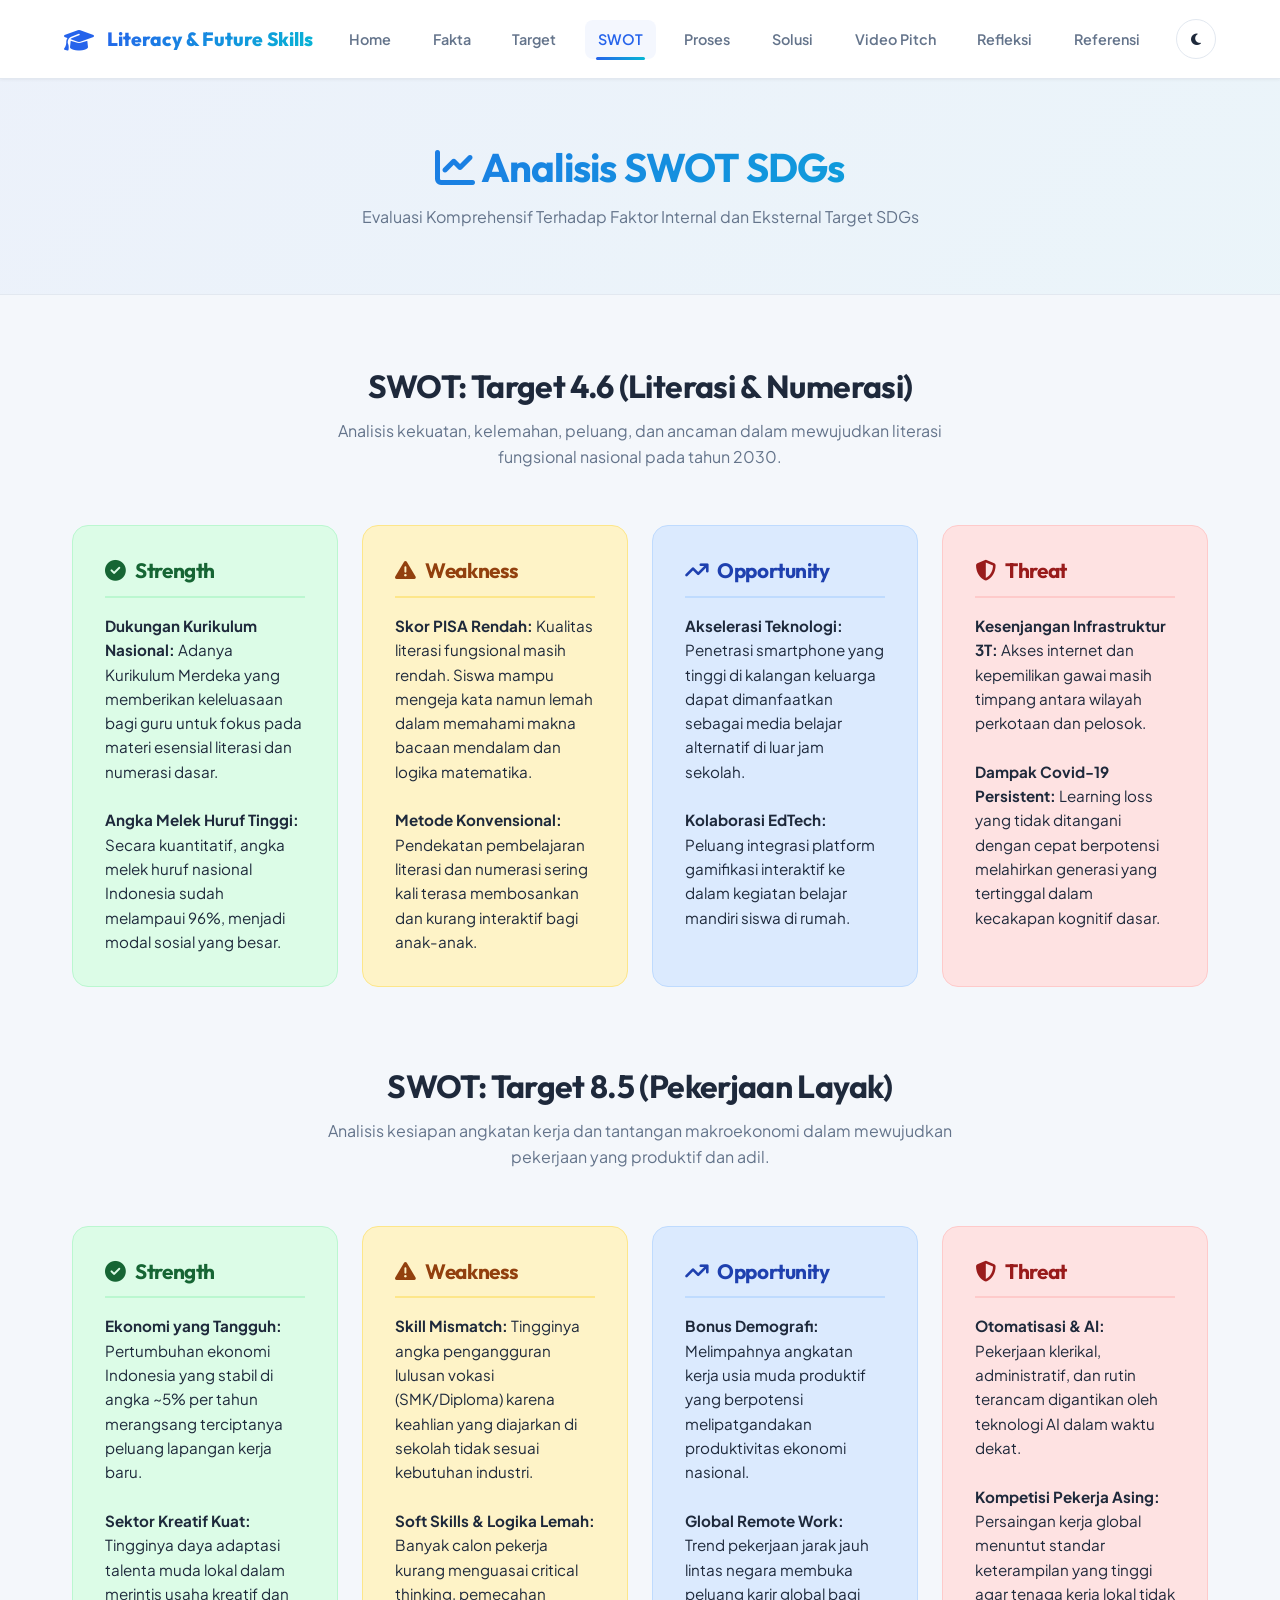
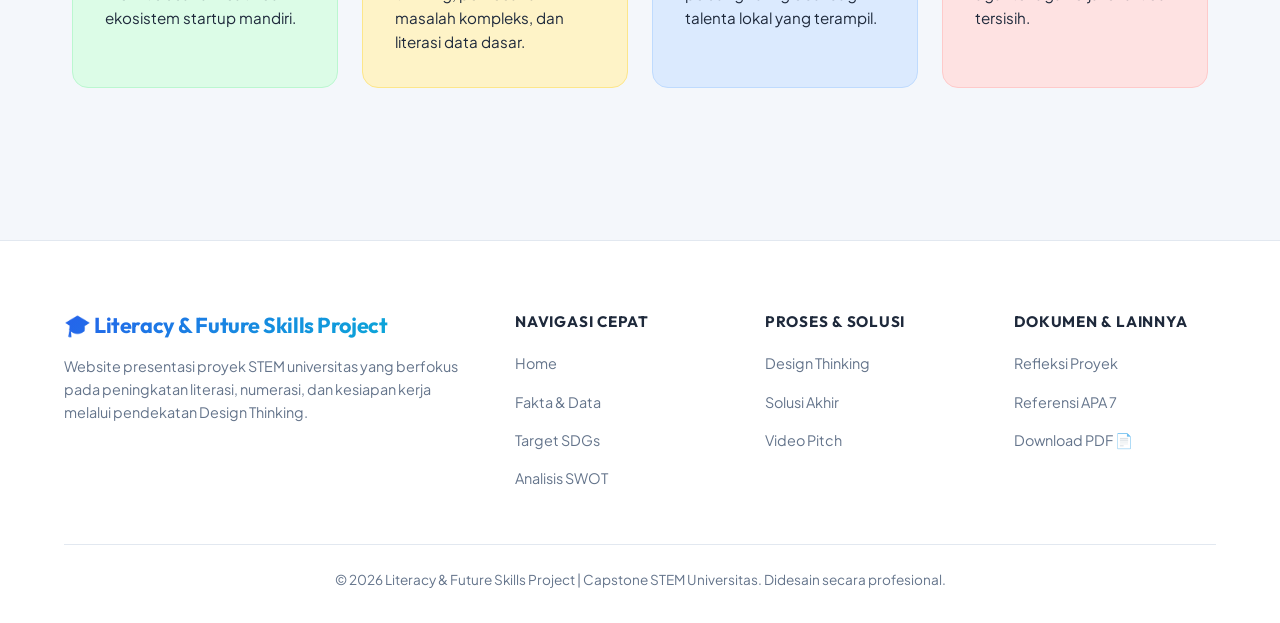
<file: swot.html>
<!DOCTYPE html>
<html lang="id">
<head>
    <meta charset="UTF-8">
    <meta name="viewport" content="width=device-width, initial-scale=1.0">
    <title>SWOT Analysis - Literacy & Future Skills Project</title>
    <!-- Font Awesome CDN -->
    <link rel="stylesheet" href="https://cdnjs.cloudflare.com/ajax/libs/font-awesome/6.4.0/css/all.min.css">
    <link rel="stylesheet" href="style.css">
    <meta name="description" content="Analisis SWOT lengkap untuk Target SDG 4.6 (Literasi & Numerasi) dan Target SDG 8.5 (Pekerjaan Layak).">
</head>
<body>

    <!-- NAVBAR -->
    <header class="navbar">
        <div class="logo-container">
            <span class="logo-icon"><i class="fas fa-graduation-cap"></i></span>
            <span class="logo-text">Literacy & Future Skills</span>
        </div>
        <button class="hamburger" id="hamburger" aria-label="Menu Navigasi">
            <span></span>
            <span></span>
            <span></span>
        </button>
        <nav class="nav-links" id="nav-links">
            <a href="index.html" class="nav-link">Home</a>
            <a href="fakta.html" class="nav-link">Fakta</a>
            <a href="target.html" class="nav-link">Target</a>
            <a href="swot.html" class="nav-link active">SWOT</a>
            <a href="proses.html" class="nav-link">Proses</a>
            <a href="solusi.html" class="nav-link">Solusi</a>
            <a href="pitch.html" class="nav-link">Video Pitch</a>
            <a href="refleksi.html" class="nav-link">Refleksi</a>
            <a href="referensi.html" class="nav-link">Referensi</a>
        </nav>
        <div class="nav-actions">
            <button class="btn-toggle-theme" id="theme-toggle" aria-label="Toggle Mode Gelap/Terang">
                <i class="fas fa-moon"></i>
            </button>
        </div>
    </header>

    <!-- HERO SMALL -->
    <section class="hero-small">
        <h1><i class="fas fa-chart-line"></i> Analisis SWOT SDGs</h1>
        <p>Evaluasi Komprehensif Terhadap Faktor Internal dan Eksternal Target SDGs</p>
    </section>

    <!-- SWOT CONTENT -->
    <section class="container reveal">
        
        <!-- TARGET 4.6 SECTION -->
        <div class="section-header">
            <h2 class="section-title">SWOT: Target 4.6 (Literasi & Numerasi)</h2>
            <p class="section-subtitle">Analisis kekuatan, kelemahan, peluang, dan ancaman dalam mewujudkan literasi fungsional nasional pada tahun 2030.</p>
        </div>

        <div class="swot-grid" style="margin-bottom: 5rem;">
            <!-- STRENGTH -->
            <div class="swot-card" style="--swot-bg: var(--swot-s-bg); --swot-text: var(--swot-s-text); --swot-border: var(--swot-s-border);">
                <h3><i class="fas fa-circle-check"></i> Strength</h3>
                <p>
                    <strong>Dukungan Kurikulum Nasional:</strong> Adanya Kurikulum Merdeka yang memberikan keleluasaan bagi guru untuk fokus pada materi esensial literasi dan numerasi dasar.<br><br>
                    <strong>Angka Melek Huruf Tinggi:</strong> Secara kuantitatif, angka melek huruf nasional Indonesia sudah melampaui 96%, menjadi modal sosial yang besar.
                </p>
            </div>

            <!-- WEAKNESS -->
            <div class="swot-card" style="--swot-bg: var(--swot-w-bg); --swot-text: var(--swot-w-text); --swot-border: var(--swot-w-border);">
                <h3><i class="fas fa-triangle-exclamation"></i> Weakness</h3>
                <p>
                    <strong>Skor PISA Rendah:</strong> Kualitas literasi fungsional masih rendah. Siswa mampu mengeja kata namun lemah dalam memahami makna bacaan mendalam dan logika matematika.<br><br>
                    <strong>Metode Konvensional:</strong> Pendekatan pembelajaran literasi dan numerasi sering kali terasa membosankan dan kurang interaktif bagi anak-anak.
                </p>
            </div>

            <!-- OPPORTUNITY -->
            <div class="swot-card" style="--swot-bg: var(--swot-o-bg); --swot-text: var(--swot-o-text); --swot-border: var(--swot-o-border);">
                <h3><i class="fas fa-arrow-trend-up"></i> Opportunity</h3>
                <p>
                    <strong>Akselerasi Teknologi:</strong> Penetrasi smartphone yang tinggi di kalangan keluarga dapat dimanfaatkan sebagai media belajar alternatif di luar jam sekolah.<br><br>
                    <strong>Kolaborasi EdTech:</strong> Peluang integrasi platform gamifikasi interaktif ke dalam kegiatan belajar mandiri siswa di rumah.
                </p>
            </div>

            <!-- THREAT -->
            <div class="swot-card" style="--swot-bg: var(--swot-t-bg); --swot-text: var(--swot-t-text); --swot-border: var(--swot-t-border);">
                <h3><i class="fas fa-shield-halved"></i> Threat</h3>
                <p>
                    <strong>Kesenjangan Infrastruktur 3T:</strong> Akses internet dan kepemilikan gawai masih timpang antara wilayah perkotaan dan pelosok.<br><br>
                    <strong>Dampak Covid-19 Persistent:</strong> Learning loss yang tidak ditangani dengan cepat berpotensi melahirkan generasi yang tertinggal dalam kecakapan kognitif dasar.
                </p>
            </div>
        </div>


        <!-- TARGET 8.5 SECTION -->
        <div class="section-header">
            <h2 class="section-title">SWOT: Target 8.5 (Pekerjaan Layak)</h2>
            <p class="section-subtitle">Analisis kesiapan angkatan kerja dan tantangan makroekonomi dalam mewujudkan pekerjaan yang produktif dan adil.</p>
        </div>

        <div class="swot-grid">
            <!-- STRENGTH -->
            <div class="swot-card" style="--swot-bg: var(--swot-s-bg); --swot-text: var(--swot-s-text); --swot-border: var(--swot-s-border);">
                <h3><i class="fas fa-circle-check"></i> Strength</h3>
                <p>
                    <strong>Ekonomi yang Tangguh:</strong> Pertumbuhan ekonomi Indonesia yang stabil di angka ~5% per tahun merangsang terciptanya peluang lapangan kerja baru.<br><br>
                    <strong>Sektor Kreatif Kuat:</strong> Tingginya daya adaptasi talenta muda lokal dalam merintis usaha kreatif dan ekosistem startup mandiri.
                </p>
            </div>

            <!-- WEAKNESS -->
            <div class="swot-card" style="--swot-bg: var(--swot-w-bg); --swot-text: var(--swot-w-text); --swot-border: var(--swot-w-border);">
                <h3><i class="fas fa-triangle-exclamation"></i> Weakness</h3>
                <p>
                    <strong>Skill Mismatch:</strong> Tingginya angka pengangguran lulusan vokasi (SMK/Diploma) karena keahlian yang diajarkan di sekolah tidak sesuai kebutuhan industri.<br><br>
                    <strong>Soft Skills & Logika Lemah:</strong> Banyak calon pekerja kurang menguasai critical thinking, pemecahan masalah kompleks, dan literasi data dasar.
                </p>
            </div>

            <!-- OPPORTUNITY -->
            <div class="swot-card" style="--swot-bg: var(--swot-o-bg); --swot-text: var(--swot-o-text); --swot-border: var(--swot-o-border);">
                <h3><i class="fas fa-arrow-trend-up"></i> Opportunity</h3>
                <p>
                    <strong>Bonus Demografi:</strong> Melimpahnya angkatan kerja usia muda produktif yang berpotensi melipatgandakan produktivitas ekonomi nasional.<br><br>
                    <strong>Global Remote Work:</strong> Trend pekerjaan jarak jauh lintas negara membuka peluang karir global bagi talenta lokal yang terampil.
                </p>
            </div>

            <!-- THREAT -->
            <div class="swot-card" style="--swot-bg: var(--swot-t-bg); --swot-text: var(--swot-t-text); --swot-border: var(--swot-t-border);">
                <h3><i class="fas fa-shield-halved"></i> Threat</h3>
                <p>
                    <strong>Otomatisasi & AI:</strong> Pekerjaan klerikal, administratif, dan rutin terancam digantikan oleh teknologi AI dalam waktu dekat.<br><br>
                    <strong>Kompetisi Pekerja Asing:</strong> Persaingan kerja global menuntut standar keterampilan yang tinggi agar tenaga kerja lokal tidak tersisih.
                </p>
            </div>
        </div>

    </section>

    <!-- FOOTER -->
    <footer>
        <div class="footer-grid">
            <div class="footer-brand">
                <h2>🎓 Literacy & Future Skills Project</h2>
                <p>Website presentasi proyek STEM universitas yang berfokus pada peningkatan literasi, numerasi, dan kesiapan kerja melalui pendekatan Design Thinking.</p>
            </div>
            <div class="footer-col">
                <h3>Navigasi Cepat</h3>
                <ul>
                    <li><a href="index.html">Home</a></li>
                    <li><a href="fakta.html">Fakta & Data</a></li>
                    <li><a href="target.html">Target SDGs</a></li>
                    <li><a href="swot.html">Analisis SWOT</a></li>
                </ul>
            </div>
            <div class="footer-col">
                <h3>Proses & Solusi</h3>
                <ul>
                    <li><a href="proses.html">Design Thinking</a></li>
                    <li><a href="solusi.html">Solusi Akhir</a></li>
                    <li><a href="pitch.html">Video Pitch</a></li>
                </ul>
            </div>
            <div class="footer-col">
                <h3>Dokumen & Lainnya</h3>
                <ul>
                    <li><a href="refleksi.html">Refleksi Proyek</a></li>
                    <li><a href="referensi.html">Referensi APA 7</a></li>
                    <li><a href="#" onclick="printReport(); return false;">Download PDF 📄</a></li>
                </ul>
            </div>
        </div>
        <div class="footer-bottom">
            <p>&copy; 2026 Literacy & Future Skills Project | Capstone STEM Universitas. Didesain secara profesional.</p>
        </div>
    </footer>

    <!-- BACK TO TOP BUTTON -->
    <button class="back-to-top" id="back-to-top" aria-label="Kembali ke atas"><i class="fas fa-chevron-up"></i></button>

    <script src="main.js"></script>
</body>
</html>
</file>
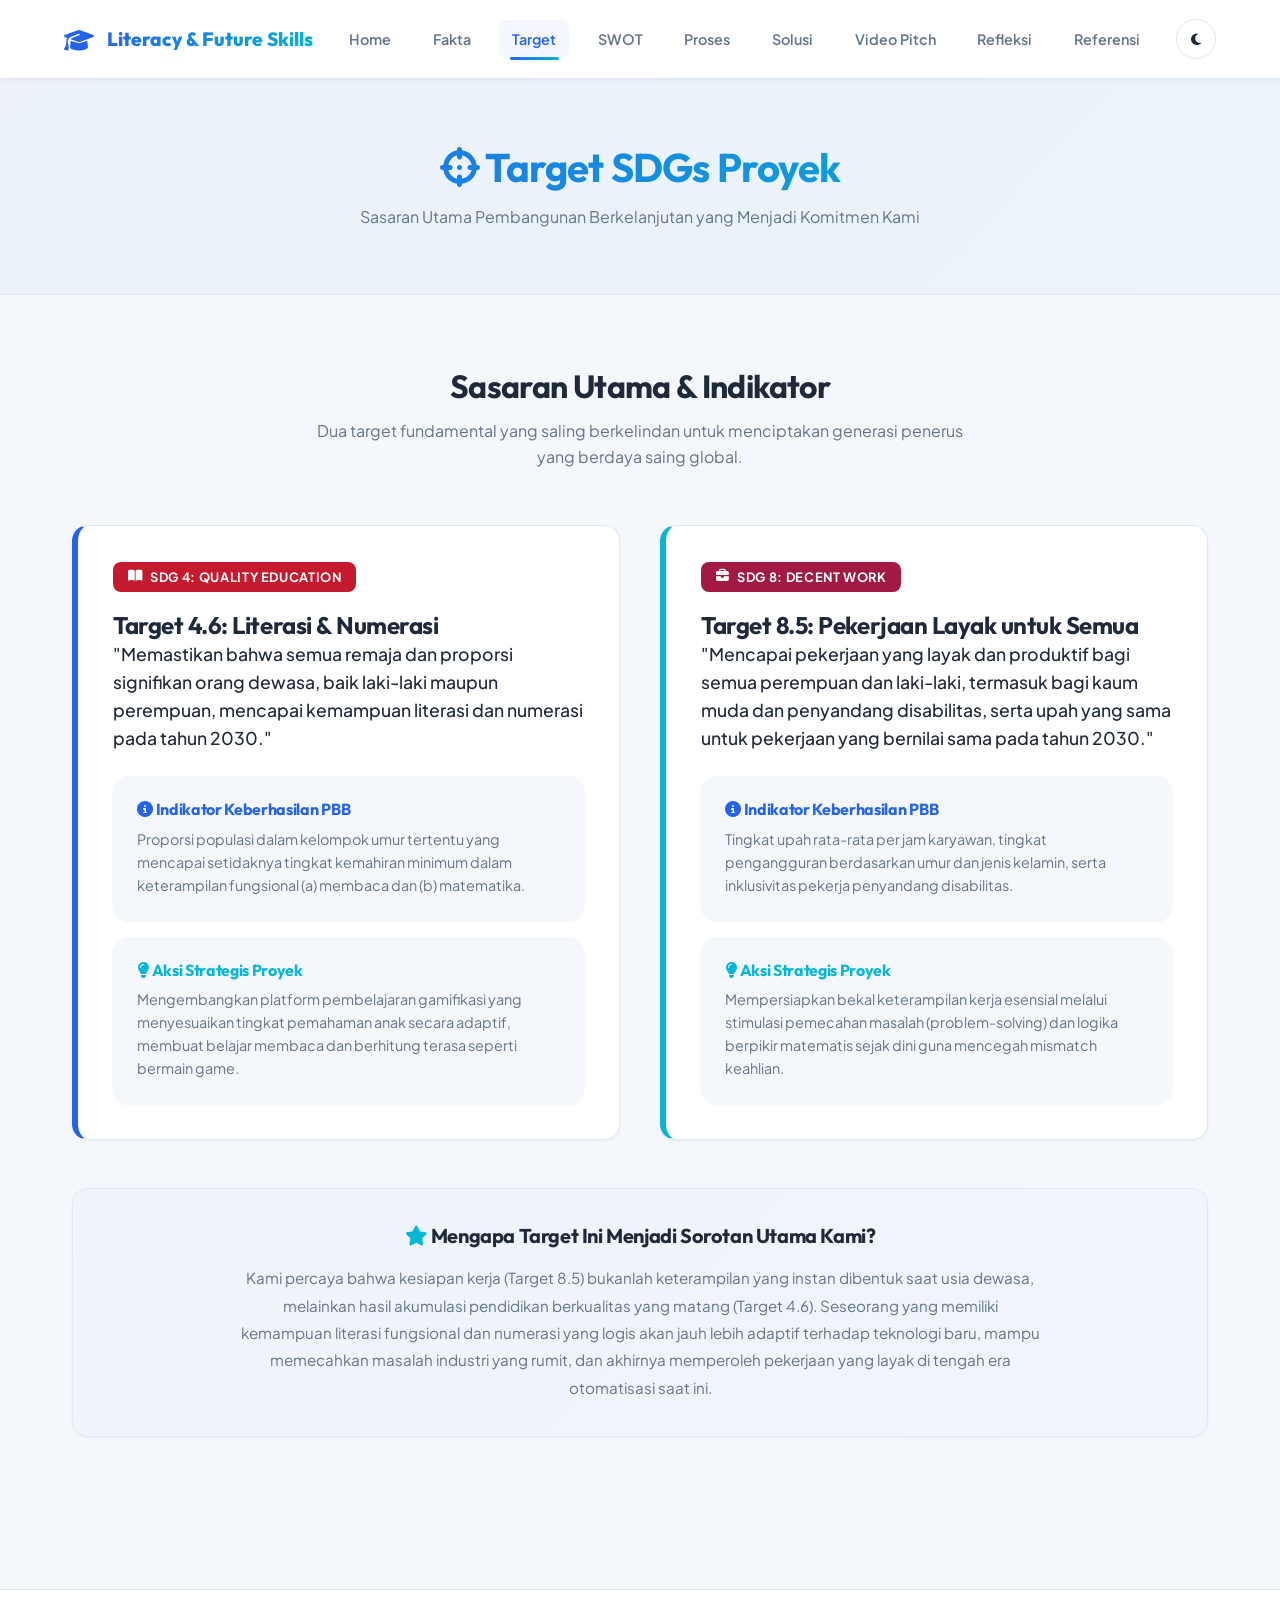
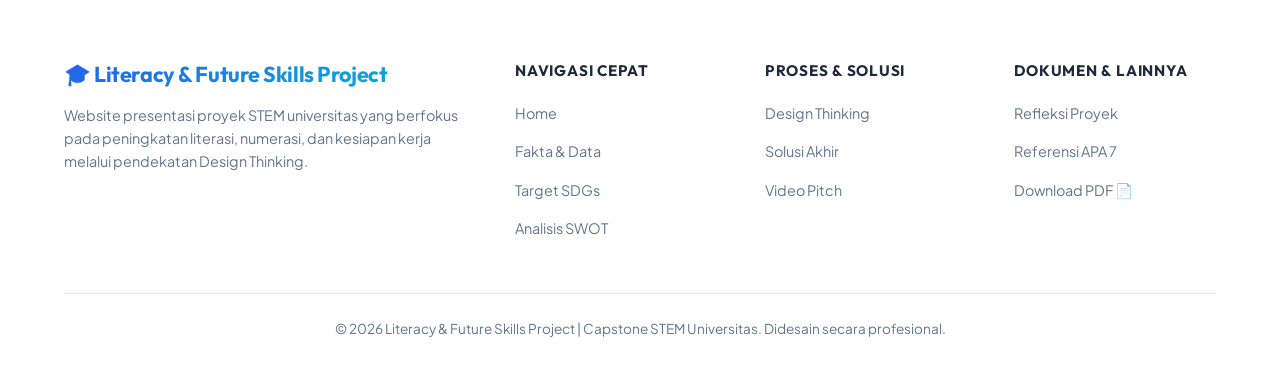
<file: target.html>
<!DOCTYPE html>
<html lang="id">
<head>
    <meta charset="UTF-8">
    <meta name="viewport" content="width=device-width, initial-scale=1.0">
    <title>Target SDGs - Literacy & Future Skills Project</title>
    <!-- Font Awesome CDN -->
    <link rel="stylesheet" href="https://cdnjs.cloudflare.com/ajax/libs/font-awesome/6.4.0/css/all.min.css">
    <link rel="stylesheet" href="style.css">
    <meta name="description" content="Penjelasan mengenai Target SDG 4.6 (Literasi & Numerasi) dan Target SDG 8.5 (Pekerjaan Layak) dalam proyek STEM kami.">
</head>
<body>

    <!-- NAVBAR -->
    <header class="navbar">
        <div class="logo-container">
            <span class="logo-icon"><i class="fas fa-graduation-cap"></i></span>
            <span class="logo-text">Literacy & Future Skills</span>
        </div>
        <button class="hamburger" id="hamburger" aria-label="Menu Navigasi">
            <span></span>
            <span></span>
            <span></span>
        </button>
        <nav class="nav-links" id="nav-links">
            <a href="index.html" class="nav-link">Home</a>
            <a href="fakta.html" class="nav-link">Fakta</a>
            <a href="target.html" class="nav-link active">Target</a>
            <a href="swot.html" class="nav-link">SWOT</a>
            <a href="proses.html" class="nav-link">Proses</a>
            <a href="solusi.html" class="nav-link">Solusi</a>
            <a href="pitch.html" class="nav-link">Video Pitch</a>
            <a href="refleksi.html" class="nav-link">Refleksi</a>
            <a href="referensi.html" class="nav-link">Referensi</a>
        </nav>
        <div class="nav-actions">
            <button class="btn-toggle-theme" id="theme-toggle" aria-label="Toggle Mode Gelap/Terang">
                <i class="fas fa-moon"></i>
            </button>
        </div>
    </header>

    <!-- HERO SMALL -->
    <section class="hero-small">
        <h1><i class="fas fa-crosshairs"></i> Target SDGs Proyek</h1>
        <p>Sasaran Utama Pembangunan Berkelanjutan yang Menjadi Komitmen Kami</p>
    </section>

    <!-- TARGETS DETAIL CONTAINER -->
    <section class="container reveal">
        <div class="section-header">
            <h2 class="section-title">Sasaran Utama & Indikator</h2>
            <p class="section-subtitle">Dua target fundamental yang saling berkelindan untuk menciptakan generasi penerus yang berdaya saing global.</p>
        </div>

        <div class="grid-2">
            <!-- TARGET 4.6 CARD -->
            <div class="card target-spec-card">
                <span class="target-badge-sdg badge-sdg4"><i class="fas fa-book-open"></i> SDG 4: Quality Education</span>
                <h2>Target 4.6: Literasi & Numerasi</h2>
                <p style="font-size: 1.1rem; font-weight: 500; margin-bottom: 1.5rem; color: var(--text-main);">
                    "Memastikan bahwa semua remaja dan proporsi signifikan orang dewasa, baik laki-laki maupun perempuan, mencapai kemampuan literasi dan numerasi pada tahun 2030."
                </p>
                <div class="card" style="padding: 1.5rem; margin-bottom: 1rem; background-color: var(--bg-light); border: none;">
                    <h4 style="margin-bottom: 0.5rem; color: var(--primary-blue);"><i class="fas fa-info-circle"></i> Indikator Keberhasilan PBB</h4>
                    <p style="font-size: 0.9rem;">Proporsi populasi dalam kelompok umur tertentu yang mencapai setidaknya tingkat kemahiran minimum dalam keterampilan fungsional (a) membaca dan (b) matematika.</p>
                </div>
                <div class="card" style="padding: 1.5rem; background-color: var(--bg-light); border: none;">
                    <h4 style="margin-bottom: 0.5rem; color: var(--cyan);"><i class="fas fa-lightbulb"></i> Aksi Strategis Proyek</h4>
                    <p style="font-size: 0.9rem;">Mengembangkan platform pembelajaran gamifikasi yang menyesuaikan tingkat pemahaman anak secara adaptif, membuat belajar membaca dan berhitung terasa seperti bermain game.</p>
                </div>
            </div>

            <!-- TARGET 8.5 CARD -->
            <div class="card target-spec-card sdg8-border">
                <span class="target-badge-sdg badge-sdg8"><i class="fas fa-briefcase"></i> SDG 8: Decent Work</span>
                <h2>Target 8.5: Pekerjaan Layak untuk Semua</h2>
                <p style="font-size: 1.1rem; font-weight: 500; margin-bottom: 1.5rem; color: var(--text-main);">
                    "Mencapai pekerjaan yang layak dan produktif bagi semua perempuan dan laki-laki, termasuk bagi kaum muda dan penyandang disabilitas, serta upah yang sama untuk pekerjaan yang bernilai sama pada tahun 2030."
                </p>
                <div class="card" style="padding: 1.5rem; margin-bottom: 1rem; background-color: var(--bg-light); border: none;">
                    <h4 style="margin-bottom: 0.5rem; color: var(--primary-blue);"><i class="fas fa-info-circle"></i> Indikator Keberhasilan PBB</h4>
                    <p style="font-size: 0.9rem;">Tingkat upah rata-rata per jam karyawan, tingkat pengangguran berdasarkan umur dan jenis kelamin, serta inklusivitas pekerja penyandang disabilitas.</p>
                </div>
                <div class="card" style="padding: 1.5rem; background-color: var(--bg-light); border: none;">
                    <h4 style="margin-bottom: 0.5rem; color: var(--cyan);"><i class="fas fa-lightbulb"></i> Aksi Strategis Proyek</h4>
                    <p style="font-size: 0.9rem;">Mempersiapkan bekal keterampilan kerja esensial melalui stimulasi pemecahan masalah (problem-solving) dan logika berpikir matematis sejak dini guna mencegah mismatch keahlian.</p>
                </div>
            </div>
        </div>

        <!-- HIGHLIGHT CARD -->
        <div class="card" style="margin-top: 3rem; background: linear-gradient(135deg, rgba(37, 99, 235, 0.02), rgba(6, 182, 212, 0.02)); text-align: center;">
            <h3><i class="fas fa-star" style="color: var(--cyan);"></i> Mengapa Target Ini Menjadi Sorotan Utama Kami?</h3>
            <p style="max-width: 800px; margin: 1rem auto 0 auto; line-height: 1.8;">
                Kami percaya bahwa kesiapan kerja (Target 8.5) bukanlah keterampilan yang instan dibentuk saat usia dewasa, melainkan hasil akumulasi pendidikan berkualitas yang matang (Target 4.6). Seseorang yang memiliki kemampuan literasi fungsional dan numerasi yang logis akan jauh lebih adaptif terhadap teknologi baru, mampu memecahkan masalah industri yang rumit, dan akhirnya memperoleh pekerjaan yang layak di tengah era otomatisasi saat ini.
            </p>
        </div>
    </section>

    <!-- FOOTER -->
    <footer>
        <div class="footer-grid">
            <div class="footer-brand">
                <h2>🎓 Literacy & Future Skills Project</h2>
                <p>Website presentasi proyek STEM universitas yang berfokus pada peningkatan literasi, numerasi, dan kesiapan kerja melalui pendekatan Design Thinking.</p>
            </div>
            <div class="footer-col">
                <h3>Navigasi Cepat</h3>
                <ul>
                    <li><a href="index.html">Home</a></li>
                    <li><a href="fakta.html">Fakta & Data</a></li>
                    <li><a href="target.html">Target SDGs</a></li>
                    <li><a href="swot.html">Analisis SWOT</a></li>
                </ul>
            </div>
            <div class="footer-col">
                <h3>Proses & Solusi</h3>
                <ul>
                    <li><a href="proses.html">Design Thinking</a></li>
                    <li><a href="solusi.html">Solusi Akhir</a></li>
                    <li><a href="pitch.html">Video Pitch</a></li>
                </ul>
            </div>
            <div class="footer-col">
                <h3>Dokumen & Lainnya</h3>
                <ul>
                    <li><a href="refleksi.html">Refleksi Proyek</a></li>
                    <li><a href="referensi.html">Referensi APA 7</a></li>
                    <li><a href="#" onclick="printReport(); return false;">Download PDF 📄</a></li>
                </ul>
            </div>
        </div>
        <div class="footer-bottom">
            <p>&copy; 2026 Literacy & Future Skills Project | Capstone STEM Universitas. Didesain secara profesional.</p>
        </div>
    </footer>

    <!-- BACK TO TOP BUTTON -->
    <button class="back-to-top" id="back-to-top" aria-label="Kembali ke atas"><i class="fas fa-chevron-up"></i></button>

    <script src="main.js"></script>
</body>
</html>
</file>
<file: style.css>
@import url('https://fonts.googleapis.com/css2?family=Plus+Jakarta+Sans:wght@300;400;500;600;700;800&family=Outfit:wght@300;400;500;600;700;800&display=swap');

/* CSS VARIABLES - DESIGN SYSTEM */
:root {
    --primary-blue: #2563eb;
    --primary-blue-hover: #1d4ed8;
    --primary-blue-rgb: 37, 99, 235;
    --cyan: #06b6d4;
    --cyan-hover: #0891b2;
    --bg-light: #f4f7fb;
    --bg-card: #ffffff;
    --text-main: #1e293b;
    --text-muted: #64748b;
    --border-color: #e2e8f0;
    
    --shadow-sm: 0 1px 3px rgba(0,0,0,0.05);
    --shadow-md: 0 4px 6px -1px rgba(0,0,0,0.05), 0 2px 4px -1px rgba(0,0,0,0.03);
    --shadow-lg: 0 10px 25px -5px rgba(0,0,0,0.08), 0 8px 10px -6px rgba(0,0,0,0.05);
    --shadow-primary: 0 10px 25px -5px rgba(37, 99, 235, 0.2);
    
    --radius-sm: 8px;
    --radius-md: 16px;
    --radius-lg: 24px;
    
    --transition-fast: 0.2s ease;
    --transition-normal: 0.3s ease;
    --transition-slow: 0.5s ease;

    /* SWOT Colors - Pastel Scheme */
    --swot-s-bg: #dcfce7;
    --swot-s-text: #166534;
    --swot-s-border: #bbf7d0;
    --swot-w-bg: #fef3c7;
    --swot-w-text: #92400e;
    --swot-w-border: #fde68a;
    --swot-o-bg: #dbeafe;
    --swot-o-text: #1e40af;
    --swot-o-border: #bfdbfe;
    --swot-t-bg: #fee2e2;
    --swot-t-text: #991b1b;
    --swot-t-border: #fecaca;
}

/* DARK MODE OVERRIDES */
body.dark-mode {
    --bg-light: #0f172a;
    --bg-card: #1e293b;
    --text-main: #ffffff;
    --text-muted: #94a3b8;
    --border-color: #334155;
    
    --shadow-sm: 0 1px 3px rgba(0,0,0,0.2);
    --shadow-md: 0 4px 6px -1px rgba(0,0,0,0.15);
    --shadow-lg: 0 10px 25px -5px rgba(0,0,0,0.3);
    --shadow-primary: 0 10px 25px -5px rgba(59, 130, 246, 0.15);

    /* SWOT Dark Mode */
    --swot-s-bg: rgba(22, 101, 52, 0.2);
    --swot-s-text: #4ade80;
    --swot-s-border: rgba(34, 197, 94, 0.4);
    --swot-w-bg: rgba(146, 64, 14, 0.2);
    --swot-w-text: #fbbf24;
    --swot-w-border: rgba(245, 158, 11, 0.4);
    --swot-o-bg: rgba(30, 64, 175, 0.2);
    --swot-o-text: #60a5fa;
    --swot-o-border: rgba(59, 130, 246, 0.4);
    --swot-t-bg: rgba(153, 27, 27, 0.2);
    --swot-t-text: #f87171;
    --swot-t-border: rgba(239, 68, 68, 0.4);
}

/* GLOBAL RESET & BASE STYLES */
* {
    margin: 0;
    padding: 0;
    box-sizing: border-box;
}

html {
    scroll-behavior: smooth;
    font-size: 16px;
}

body {
    background-color: var(--bg-light);
    color: var(--text-main);
    font-family: 'Plus Jakarta Sans', sans-serif;
    line-height: 1.6;
    overflow-x: hidden;
    transition: background-color var(--transition-normal), color var(--transition-normal);
}

h1, h2, h3, h4, h5, h6 {
    font-family: 'Outfit', sans-serif;
    font-weight: 700;
    letter-spacing: -0.02em;
    line-height: 1.2;
}

a {
    color: inherit;
    text-decoration: none;
    transition: color var(--transition-fast);
}

/* NAVBAR */
.navbar {
    width: 100%;
    background-color: var(--bg-card);
    padding: 1.2rem 5%;
    display: flex;
    justify-content: space-between;
    align-items: center;
    box-shadow: var(--shadow-sm);
    position: sticky;
    top: 0;
    z-index: 1000;
    border-bottom: 1px solid var(--border-color);
    transition: background-color var(--transition-normal), border-color var(--transition-normal);
}

.logo-container {
    display: flex;
    align-items: center;
    gap: 0.8rem;
}

.logo-icon {
    font-size: 1.5rem;
    color: var(--primary-blue);
}

.logo-text {
    font-size: 1.2rem;
    font-weight: 800;
    font-family: 'Outfit', sans-serif;
    background: linear-gradient(135deg, var(--primary-blue), var(--cyan));
    -webkit-background-clip: text;
    -webkit-text-fill-color: transparent;
}

.nav-links {
    display: flex;
    gap: 1rem;
    align-items: center;
}

.nav-link {
    font-size: 0.9rem;
    font-weight: 600;
    color: var(--text-muted);
    padding: 0.5rem 0.8rem;
    border-radius: var(--radius-sm);
    position: relative;
}

.nav-link:hover, .nav-link.active {
    color: var(--primary-blue);
    background-color: rgba(var(--primary-blue-rgb), 0.05);
}

.nav-link.active::after {
    content: '';
    position: absolute;
    bottom: -1px;
    left: 15%;
    right: 15%;
    height: 3px;
    background: linear-gradient(90deg, var(--primary-blue), var(--cyan));
    border-radius: 4px;
}

.nav-actions {
    display: flex;
    align-items: center;
    gap: 1rem;
}

.btn-toggle-theme {
    background: none;
    border: 1px solid var(--border-color);
    width: 40px;
    height: 40px;
    border-radius: 50%;
    cursor: pointer;
    display: flex;
    justify-content: center;
    align-items: center;
    color: var(--text-main);
    transition: all var(--transition-fast);
}

.btn-toggle-theme:hover {
    background-color: var(--border-color);
    transform: scale(1.05);
}

.hamburger {
    display: none;
    flex-direction: column;
    gap: 5px;
    background: none;
    border: none;
    cursor: pointer;
    padding: 4px;
    z-index: 1010;
}

.hamburger span {
    width: 24px;
    height: 3px;
    background-color: var(--text-main);
    border-radius: 2px;
    transition: all var(--transition-normal);
}

/* HERO SECTION */
.hero {
    min-height: 75vh;
    display: flex;
    justify-content: center;
    align-items: center;
    text-align: center;
    background: linear-gradient(135deg, rgba(37, 99, 235, 0.06), rgba(6, 182, 212, 0.06));
    position: relative;
    padding: 6rem 5% 4rem 5%;
    overflow: hidden;
}

.hero-glow {
    position: absolute;
    width: 500px;
    height: 500px;
    background: radial-gradient(circle, rgba(37, 99, 235, 0.12) 0%, rgba(6, 182, 212, 0.04) 50%, transparent 100%);
    top: -10%;
    left: 50%;
    transform: translateX(-50%);
    border-radius: 50%;
    filter: blur(80px);
    z-index: 0;
}

.hero-content {
    max-width: 800px;
    z-index: 10;
}

.hero-badge {
    display: inline-block;
    padding: 0.4rem 1.2rem;
    border-radius: 50px;
    background-color: rgba(var(--primary-blue-rgb), 0.08);
    color: var(--primary-blue);
    font-weight: 700;
    font-size: 0.8rem;
    letter-spacing: 0.05em;
    text-transform: uppercase;
    margin-bottom: 1.5rem;
    border: 1px solid rgba(var(--primary-blue-rgb), 0.15);
}

.hero h1 {
    font-size: 3.5rem;
    line-height: 1.15;
    margin-bottom: 1.5rem;
    background: linear-gradient(135deg, var(--primary-blue) 10%, var(--cyan) 90%);
    -webkit-background-clip: text;
    -webkit-text-fill-color: transparent;
}

.hero p {
    font-size: 1.15rem;
    color: var(--text-muted);
    max-width: 700px;
    margin: 0 auto 2.5rem auto;
    line-height: 1.8;
}

.hero-buttons {
    display: flex;
    justify-content: center;
    gap: 1rem;
    flex-wrap: wrap;
}

/* SMALL HERO FOR SUBPAGES */
.hero-small {
    background: linear-gradient(135deg, rgba(37, 99, 235, 0.04), rgba(6, 182, 212, 0.04));
    border-bottom: 1px solid var(--border-color);
    padding: 4rem 5%;
    text-align: center;
}

.hero-small h1 {
    font-size: 2.5rem;
    margin-bottom: 0.8rem;
    background: linear-gradient(135deg, var(--primary-blue), var(--cyan));
    -webkit-background-clip: text;
    -webkit-text-fill-color: transparent;
}

.hero-small p {
    font-size: 1rem;
    color: var(--text-muted);
    max-width: 600px;
    margin: 0 auto;
}

/* BUTTONS */
.btn {
    display: inline-flex;
    align-items: center;
    justify-content: center;
    padding: 0.8rem 1.8rem;
    font-size: 0.95rem;
    font-weight: 700;
    border-radius: var(--radius-md);
    cursor: pointer;
    transition: all var(--transition-normal);
    gap: 0.5rem;
    border: none;
}

.btn-primary {
    background: linear-gradient(135deg, var(--primary-blue), var(--cyan));
    color: white;
    box-shadow: var(--shadow-primary);
}

.btn-primary:hover {
    transform: translateY(-2px);
    box-shadow: 0 12px 24px -5px rgba(37, 99, 235, 0.3);
}

.btn-secondary {
    background-color: var(--bg-card);
    color: var(--text-main);
    border: 1px solid var(--border-color);
    box-shadow: var(--shadow-sm);
}

.btn-secondary:hover {
    background-color: var(--border-color);
    transform: translateY(-1px);
}

/* CONTAINERS & GRIDS */
.container {
    max-width: 1200px;
    margin: 0 auto;
    padding: 4.5rem 2rem;
}

.section-header {
    text-align: center;
    margin-bottom: 3.5rem;
}

.section-title {
    font-size: 2rem;
    margin-bottom: 0.8rem;
    color: var(--text-main);
}

.section-subtitle {
    font-size: 1rem;
    color: var(--text-muted);
    max-width: 650px;
    margin: 0 auto;
}

.grid-2 {
    display: grid;
    grid-template-columns: repeat(2, 1fr);
    gap: 2.5rem;
}

.grid-3 {
    display: grid;
    grid-template-columns: repeat(3, 1fr);
    gap: 2rem;
}

.grid-4 {
    display: grid;
    grid-template-columns: repeat(4, 1fr);
    gap: 1.5rem;
}

/* CAPSTONE/STARTUP CARDS */
.card {
    background-color: var(--bg-card);
    border-radius: var(--radius-md);
    padding: 2.2rem;
    box-shadow: var(--shadow-sm);
    border: 1px solid var(--border-color);
    transition: transform var(--transition-normal), box-shadow var(--transition-normal), border-color var(--transition-normal);
    position: relative;
    overflow: hidden;
}

.card:hover {
    transform: translateY(-5px);
    box-shadow: var(--shadow-lg);
    border-color: rgba(var(--primary-blue-rgb), 0.2);
}

.card-icon {
    font-size: 2.2rem;
    color: var(--primary-blue);
    margin-bottom: 1.2rem;
    background: linear-gradient(135deg, var(--primary-blue), var(--cyan));
    -webkit-background-clip: text;
    -webkit-text-fill-color: transparent;
}

.card h3 {
    font-size: 1.25rem;
    margin-bottom: 0.8rem;
    color: var(--text-main);
}

.card p {
    color: var(--text-muted);
    font-size: 0.95rem;
    line-height: 1.6;
}

/* STATS BAR */
.stats-section {
    background-color: var(--bg-card);
    border-top: 1px solid var(--border-color);
    border-bottom: 1px solid var(--border-color);
    padding: 3.5rem 0;
}

.stat-item {
    text-align: center;
}

.stat-number {
    font-family: 'Outfit', sans-serif;
    font-size: 3rem;
    font-weight: 800;
    color: var(--primary-blue);
    background: linear-gradient(135deg, var(--primary-blue), var(--cyan));
    -webkit-background-clip: text;
    -webkit-text-fill-color: transparent;
    margin-bottom: 0.4rem;
    display: inline-block;
}

.stat-label {
    font-size: 0.9rem;
    font-weight: 700;
    color: var(--text-muted);
    text-transform: uppercase;
    letter-spacing: 0.05em;
}

/* 17 SDGs SECTION (4 columns desktop, 2 columns tablet, 1 column mobile) */
.sdg-grid-layout {
    display: grid;
    grid-template-columns: repeat(4, 1fr);
    gap: 1.5rem;
    margin-top: 2.5rem;
}

.sdg-card {
    background-color: var(--bg-card);
    border: 1px solid var(--border-color);
    border-radius: var(--radius-md);
    padding: 1.5rem;
    display: flex;
    flex-direction: column;
    align-items: center;
    text-align: center;
    cursor: pointer;
    transition: transform var(--transition-normal), box-shadow var(--transition-normal), border-color var(--transition-normal);
    position: relative;
    overflow: hidden;
}

.sdg-card:hover {
    transform: translateY(-6px) scale(1.02);
    box-shadow: var(--shadow-lg);
    border-color: var(--primary-blue);
}

.sdg-card-img {
    width: 85px;
    height: 85px;
    object-fit: contain;
    margin-bottom: 1rem;
    border-radius: var(--radius-sm);
    box-shadow: var(--shadow-sm);
}

.sdg-card-num {
    font-family: 'Outfit', sans-serif;
    font-size: 0.85rem;
    font-weight: 800;
    color: var(--text-muted);
    text-transform: uppercase;
    letter-spacing: 0.05em;
    margin-bottom: 0.2rem;
}

.sdg-card-title {
    font-size: 1.05rem;
    font-weight: 700;
    color: var(--text-main);
    margin-bottom: 0.5rem;
}

.sdg-card-desc {
    font-size: 0.85rem;
    color: var(--text-muted);
    line-height: 1.5;
}

/* Highlight badge */
.sdg-highlight-badge {
    position: absolute;
    top: 10px;
    right: 10px;
    background-color: var(--cyan);
    color: white;
    font-size: 0.65rem;
    font-weight: 800;
    padding: 0.3rem 0.6rem;
    border-radius: 50px;
    text-transform: uppercase;
    letter-spacing: 0.05em;
    box-shadow: 0 2px 5px rgba(6, 182, 212, 0.3);
}

.sdg-card.highlighted-sdg {
    border: 2px solid var(--primary-blue);
    box-shadow: 0 0 15px rgba(37, 99, 235, 0.15);
}

/* ABOUT SECTION */
.about-grid-content {
    background-color: var(--bg-card);
    border-radius: var(--radius-lg);
    padding: 3rem;
    border: 1px solid var(--border-color);
    box-shadow: var(--shadow-sm);
}

/* FACTS & DATA PAGE SPECIFIC */
.fact-badge {
    position: absolute;
    top: 1.5rem;
    right: 1.5rem;
    background-color: rgba(var(--primary-blue-rgb), 0.08);
    color: var(--primary-blue);
    padding: 0.3rem 0.8rem;
    border-radius: var(--radius-sm);
    font-size: 0.75rem;
    font-weight: 700;
}

.fact-progress-bar {
    background-color: var(--border-color);
    height: 8px;
    border-radius: 5px;
    width: 100%;
    margin: 1.2rem 0 0.5rem 0;
    overflow: hidden;
}

.fact-progress-fill {
    height: 100%;
    background: linear-gradient(90deg, var(--primary-blue), var(--cyan));
    border-radius: 5px;
    width: 0;
    transition: width 1.5s cubic-bezier(0.1, 0.8, 0.2, 1);
}

/* TARGETS PAGE SPECIFIC */
.target-badge-sdg {
    display: inline-flex;
    align-items: center;
    gap: 0.5rem;
    padding: 0.3rem 0.9rem;
    border-radius: var(--radius-sm);
    color: white;
    font-weight: 700;
    font-size: 0.8rem;
    margin-bottom: 1.2rem;
    text-transform: uppercase;
    letter-spacing: 0.05em;
}
.badge-sdg4 { background-color: #c5192d; }
.badge-sdg8 { background-color: #a21942; }

.target-spec-card {
    border-left: 6px solid var(--primary-blue);
}
.target-spec-card.sdg8-border {
    border-left-color: var(--cyan);
}

/* SWOT PAGE SPECIFIC */
.swot-grid {
    display: grid;
    grid-template-columns: repeat(4, 1fr);
    gap: 1.5rem;
}

.swot-card {
    background-color: var(--swot-bg);
    border: 1px solid var(--swot-border);
    border-radius: var(--radius-md);
    padding: 2rem;
    transition: transform var(--transition-normal), box-shadow var(--transition-normal);
}

.swot-card:hover {
    transform: translateY(-5px);
    box-shadow: var(--shadow-lg);
}

.swot-card h3 {
    color: var(--swot-text);
    display: flex;
    align-items: center;
    gap: 0.6rem;
    font-size: 1.3rem;
    border-bottom: 2px solid var(--swot-border);
    padding-bottom: 0.8rem;
    margin-bottom: 1rem;
}

.swot-card p {
    color: var(--text-main);
    font-size: 0.95rem;
    line-height: 1.6;
}

/* DESIGN THINKING - HORIZONTAL TIMELINE */
.horizontal-timeline {
    display: flex;
    justify-content: space-between;
    align-items: center;
    position: relative;
    padding: 2.5rem 0;
    margin: 2rem 0;
}

.horizontal-timeline::before {
    content: '';
    position: absolute;
    left: 0;
    right: 0;
    top: 50%;
    transform: translateY(-50%);
    height: 4px;
    background-color: var(--border-color);
    z-index: 1;
}

.timeline-step {
    display: flex;
    flex-direction: column;
    align-items: center;
    position: relative;
    z-index: 5;
    cursor: pointer;
    flex: 1;
}

.timeline-circle {
    width: 50px;
    height: 50px;
    border-radius: 50%;
    background-color: var(--bg-card);
    border: 4px solid var(--border-color);
    display: flex;
    justify-content: center;
    align-items: center;
    color: var(--text-muted);
    font-weight: 700;
    font-size: 1rem;
    transition: all var(--transition-normal);
    box-shadow: var(--shadow-sm);
}

.timeline-step:hover .timeline-circle, .timeline-step.active .timeline-circle {
    border-color: var(--primary-blue);
    background-color: var(--primary-blue);
    color: white;
    transform: scale(1.1);
    box-shadow: var(--shadow-primary);
}

.timeline-title {
    margin-top: 0.8rem;
    font-size: 0.9rem;
    font-weight: 700;
    color: var(--text-muted);
    transition: color var(--transition-fast);
}

.timeline-step:hover .timeline-title, .timeline-step.active .timeline-title {
    color: var(--primary-blue);
}

/* SURVEY EVIDENCE GRID */
.survey-evidence-grid {
    display: grid;
    grid-template-columns: repeat(4, 1fr);
    gap: 1.5rem;
    margin-top: 1.5rem;
}

.survey-card {
    background-color: var(--bg-card);
    border: 1px solid var(--border-color);
    border-radius: var(--radius-md);
    padding: 1.5rem;
    cursor: pointer;
    transition: all var(--transition-normal);
    display: flex;
    flex-direction: column;
    justify-content: space-between;
    min-height: 180px;
}

.survey-card:hover {
    border-color: var(--primary-blue);
    transform: translateY(-4px);
    box-shadow: var(--shadow-md);
}

.survey-card-header {
    display: flex;
    justify-content: space-between;
    align-items: center;
    margin-bottom: 0.8rem;
}

.survey-q-num {
    font-size: 0.75rem;
    font-weight: 800;
    color: var(--cyan);
    text-transform: uppercase;
}

.survey-card-icon {
    font-size: 1.1rem;
    color: var(--text-muted);
}

.survey-q-text {
    font-size: 0.9rem;
    font-weight: 700;
    color: var(--text-main);
    line-height: 1.5;
    margin-bottom: 1rem;
}

.survey-stats-bar {
    display: flex;
    justify-content: space-between;
    font-size: 0.75rem;
    font-weight: 700;
    margin-bottom: 0.3rem;
}

.survey-bar-fill {
    height: 6px;
    background-color: var(--border-color);
    border-radius: 3px;
    overflow: hidden;
}

.survey-fill-percent {
    height: 100%;
    background: linear-gradient(90deg, var(--primary-blue), var(--cyan));
    border-radius: 3px;
}

/* COMPETITOR ANALYSIS */
.competitor-list {
    display: flex;
    flex-direction: column;
    gap: 1.5rem;
    margin-top: 1.5rem;
}

.competitor-card-horizontal {
    display: flex;
    background-color: var(--bg-card);
    border: 1px solid var(--border-color);
    border-radius: var(--radius-md);
    padding: 2rem;
    box-shadow: var(--shadow-sm);
    gap: 2rem;
    transition: all var(--transition-normal);
}

.competitor-card-horizontal:hover {
    border-color: rgba(var(--primary-blue-rgb), 0.2);
    box-shadow: var(--shadow-lg);
}

.comp-brand-section {
    flex: 1;
    display: flex;
    flex-direction: column;
    justify-content: center;
    border-right: 1px solid var(--border-color);
    padding-right: 1.5rem;
}

.comp-name {
    font-size: 1.4rem;
    color: var(--primary-blue);
    font-family: 'Outfit', sans-serif;
}

.comp-badge-cost {
    display: inline-block;
    padding: 0.2rem 0.6rem;
    border-radius: 4px;
    font-size: 0.75rem;
    font-weight: 700;
    margin-top: 0.5rem;
    align-self: flex-start;
}

.comp-details-section {
    flex: 3;
    display: grid;
    grid-template-columns: repeat(3, 1fr);
    gap: 1.5rem;
}

.comp-detail-box h4 {
    font-size: 0.85rem;
    color: var(--text-muted);
    text-transform: uppercase;
    letter-spacing: 0.05em;
    margin-bottom: 0.4rem;
}

.comp-detail-box p {
    font-size: 0.9rem;
    color: var(--text-main);
    line-height: 1.5;
}

/* CSS-based MIND MAP */
.mindmap-tree {
    display: flex;
    flex-direction: column;
    gap: 1rem;
    background-color: var(--bg-card);
    border: 1px solid var(--border-color);
    border-radius: var(--radius-md);
    padding: 2rem;
    box-shadow: var(--shadow-sm);
}

.mindmap-node-line {
    display: flex;
    align-items: center;
    gap: 1rem;
}

.node-box {
    background-color: var(--bg-light);
    border: 1.5px solid var(--border-color);
    padding: 0.6rem 1.2rem;
    border-radius: var(--radius-sm);
    font-size: 0.85rem;
    font-weight: 700;
    color: var(--text-main);
    transition: all var(--transition-fast);
    box-shadow: var(--shadow-sm);
}

.node-box.root-node {
    background: linear-gradient(135deg, var(--primary-blue), var(--cyan));
    color: white;
    border: none;
    font-family: 'Outfit', sans-serif;
    font-size: 1rem;
    box-shadow: var(--shadow-primary);
}

.node-box:hover {
    border-color: var(--primary-blue);
    transform: scale(1.02);
}

/* LEAN CANVAS GRID */
.lean-canvas-dashboard {
    display: grid;
    grid-template-columns: repeat(5, 1fr);
    grid-template-rows: auto auto;
    gap: 1px;
    background-color: var(--border-color);
    border-radius: var(--radius-md);
    overflow: hidden;
    margin-top: 2rem;
    border: 1px solid var(--border-color);
    box-shadow: var(--shadow-md);
}

.canvas-cell {
    background-color: var(--bg-card);
    padding: 2rem;
    display: flex;
    flex-direction: column;
    min-height: 240px;
    transition: background-color var(--transition-fast);
}

.canvas-cell:hover {
    background-color: rgba(var(--primary-blue-rgb), 0.01);
}

.canvas-cell-header {
    display: flex;
    align-items: center;
    gap: 0.6rem;
    margin-bottom: 1.2rem;
    border-bottom: 1px dashed var(--border-color);
    padding-bottom: 0.8rem;
}

.canvas-cell-icon {
    font-size: 1.2rem;
    color: var(--primary-blue);
}

.canvas-cell-title {
    font-size: 1rem;
    font-weight: 700;
    color: var(--text-main);
    font-family: 'Outfit', sans-serif;
}

.canvas-cell-content {
    font-size: 0.85rem;
    color: var(--text-muted);
}

.canvas-cell-content ul {
    padding-left: 1rem;
}

.canvas-cell-content li {
    margin-bottom: 0.4rem;
}

.col-span-2 { grid-column: span 2; }
.row-span-2 { grid-row: span 2; }

/* ACCORDION COMPONENT */
.accordion-container {
    display: flex;
    flex-direction: column;
    gap: 0.8rem;
    margin-top: 1.5rem;
}

.accordion-item {
    background-color: var(--bg-card);
    border: 1px solid var(--border-color);
    border-radius: var(--radius-sm);
    overflow: hidden;
    transition: all var(--transition-normal);
}

.accordion-header {
    padding: 1.2rem 2rem;
    font-weight: 700;
    font-size: 1rem;
    color: var(--text-main);
    display: flex;
    justify-content: space-between;
    align-items: center;
    cursor: pointer;
    user-select: none;
    transition: background-color var(--transition-fast);
}

.accordion-header:hover {
    background-color: rgba(var(--primary-blue-rgb), 0.02);
}

.accordion-icon {
    font-size: 0.9rem;
    color: var(--text-muted);
    transition: transform var(--transition-normal);
}

.accordion-item.active .accordion-icon {
    transform: rotate(180deg);
    color: var(--primary-blue);
}

.accordion-body {
    max-height: 0;
    overflow: hidden;
    transition: max-height var(--transition-normal) cubic-bezier(0, 1, 0, 1);
    background-color: rgba(var(--primary-blue-rgb), 0.01);
}

.accordion-content {
    padding: 1.5rem 2rem;
    font-size: 0.95rem;
    color: var(--text-muted);
    border-top: 1px solid var(--border-color);
    line-height: 1.6;
}

.accordion-item.active .accordion-body {
    max-height: 1000px; /* Allow full height expand */
    transition: max-height var(--transition-normal) cubic-bezier(1, 0, 1, 0);
}

/* GALLERY LIGHTBOX MODAL */
.modal {
    position: fixed;
    top: 0;
    left: 0;
    width: 100%;
    height: 100%;
    background-color: rgba(15, 23, 42, 0.85); /* Slate 900 background translucent */
    backdrop-filter: blur(5px);
    display: flex;
    justify-content: center;
    align-items: center;
    z-index: 2000;
    opacity: 0;
    visibility: hidden;
    transition: opacity var(--transition-normal), visibility var(--transition-normal);
}

.modal.show {
    opacity: 1;
    visibility: visible;
}

.modal-content-wrapper {
    background-color: var(--bg-card);
    border-radius: var(--radius-lg);
    max-width: 650px;
    width: 90%;
    box-shadow: var(--shadow-lg);
    border: 1px solid var(--border-color);
    overflow: hidden;
    position: relative;
    transform: scale(0.9);
    transition: transform var(--transition-normal);
}

.modal.show .modal-content-wrapper {
    transform: scale(1);
}

.modal-close-btn {
    position: absolute;
    top: 1.2rem;
    right: 1.2rem;
    background: none;
    border: none;
    font-size: 1.2rem;
    color: var(--text-muted);
    cursor: pointer;
    transition: color var(--transition-fast);
}

.modal-close-btn:hover {
    color: var(--primary-blue);
}

.modal-body {
    padding: 2.5rem;
}

.modal-q-title {
    font-size: 1.25rem;
    font-weight: 700;
    color: var(--text-main);
    margin-bottom: 1.2rem;
    display: flex;
    align-items: center;
    gap: 0.6rem;
}

.modal-chart-placeholder {
    height: 200px;
    background-color: var(--bg-light);
    border: 1.5px dashed var(--border-color);
    border-radius: var(--radius-md);
    margin: 1rem 0;
    display: flex;
    flex-direction: column;
    justify-content: center;
    align-items: center;
    color: var(--text-muted);
    font-size: 0.9rem;
}

/* PLAYABLE QUIZ GAME IN SOLUTIONS */
.quiz-mockup {
    background-color: var(--bg-light);
    border: 1px solid var(--border-color);
    border-radius: var(--radius-md);
    padding: 2rem;
    margin-top: 1.5rem;
    box-shadow: var(--shadow-sm);
}

.quiz-header-bar {
    display: flex;
    justify-content: space-between;
    align-items: center;
    margin-bottom: 1.5rem;
    font-weight: 700;
    font-size: 0.9rem;
}

.quiz-feedback-box {
    margin-top: 1.2rem;
    font-weight: 700;
    text-align: center;
    min-height: 24px;
}

/* VIDEO PITCH */
.video-container {
    position: relative;
    padding-bottom: 56.25%; /* 16:9 */
    height: 0;
    overflow: hidden;
    border-radius: var(--radius-lg);
    border: 1px solid var(--border-color);
    box-shadow: var(--shadow-lg);
    margin-bottom: 3rem;
}

.video-container iframe {
    position: absolute;
    top: 0;
    left: 0;
    width: 100%;
    height: 100%;
}

.pmi-grid {
    display: grid;
    grid-template-columns: repeat(3, 1fr);
    gap: 2rem;
    margin-top: 2rem;
}

.pmi-card {
    border-radius: var(--radius-md);
    padding: 2.2rem;
    box-shadow: var(--shadow-sm);
}

.pmi-plus {
    background-color: var(--swot-s-bg);
    border: 1px solid var(--swot-s-border);
}
.pmi-plus h3 { color: var(--swot-s-text); }

.pmi-minus {
    background-color: var(--swot-t-bg);
    border: 1px solid var(--swot-t-border);
}
.pmi-minus h3 { color: var(--swot-t-text); }

.pmi-int {
    background-color: var(--swot-o-bg);
    border: 1px solid var(--swot-o-border);
}
.pmi-int h3 { color: var(--swot-o-text); }

/* REFERENCES PAGE */
.ref-list {
    display: flex;
    flex-direction: column;
    gap: 1.5rem;
}

.ref-card {
    background-color: var(--bg-card);
    border: 1px solid var(--border-color);
    border-radius: var(--radius-md);
    padding: 1.8rem;
    display: flex;
    justify-content: space-between;
    align-items: center;
    gap: 2rem;
    box-shadow: var(--shadow-sm);
    transition: all var(--transition-fast);
}

.ref-card:hover {
    border-color: rgba(var(--primary-blue-rgb), 0.2);
    box-shadow: var(--shadow-md);
}

.ref-content {
    font-size: 0.95rem;
    line-height: 1.6;
}

.ref-tag {
    display: inline-block;
    padding: 0.25rem 0.75rem;
    border-radius: 50px;
    background-color: rgba(var(--primary-blue-rgb), 0.08);
    color: var(--primary-blue);
    font-size: 0.75rem;
    font-weight: 700;
    margin-bottom: 0.5rem;
}

.ref-copy-btn {
    background: none;
    border: 1px solid var(--border-color);
    padding: 0.5rem 1rem;
    border-radius: var(--radius-sm);
    cursor: pointer;
    font-weight: 700;
    font-size: 0.8rem;
    white-space: nowrap;
    transition: all var(--transition-fast);
}

.ref-copy-btn:hover {
    background-color: var(--primary-blue);
    color: white;
    border-color: var(--primary-blue);
}

/* BACK TO TOP */
.back-to-top {
    position: fixed;
    bottom: 2rem;
    right: 2rem;
    width: 45px;
    height: 45px;
    background: linear-gradient(135deg, var(--primary-blue), var(--cyan));
    color: white;
    border-radius: 50%;
    border: none;
    cursor: pointer;
    box-shadow: var(--shadow-primary);
    display: flex;
    justify-content: center;
    align-items: center;
    font-size: 1rem;
    opacity: 0;
    visibility: hidden;
    z-index: 999;
    transition: all var(--transition-normal);
}

.back-to-top.show {
    opacity: 1;
    visibility: visible;
}

.back-to-top:hover {
    transform: translateY(-3px);
    box-shadow: 0 12px 24px -5px rgba(37, 99, 235, 0.4);
}

/* REVEAL ON SCROLL */
.reveal {
    opacity: 0;
    transform: translateY(20px);
    transition: opacity var(--transition-slow) ease, transform var(--transition-slow) ease;
}

.reveal.active {
    opacity: 1;
    transform: translateY(0);
}

/* FOOTER */
footer {
    background-color: var(--bg-card);
    border-top: 1px solid var(--border-color);
    padding: 4.5rem 5% 2rem 5%;
    margin-top: 5rem;
}

.footer-grid {
    display: grid;
    grid-template-columns: 2fr 1fr 1fr 1fr;
    gap: 3rem;
    max-width: 1200px;
    margin: 0 auto 2.5rem auto;
}

.footer-brand h2 {
    font-size: 1.35rem;
    background: linear-gradient(135deg, var(--primary-blue), var(--cyan));
    -webkit-background-clip: text;
    -webkit-text-fill-color: transparent;
    margin-bottom: 1rem;
}

.footer-brand p {
    color: var(--text-muted);
    font-size: 0.9rem;
    line-height: 1.6;
}

.footer-col h3 {
    font-size: 0.95rem;
    margin-bottom: 1.2rem;
    color: var(--text-main);
    text-transform: uppercase;
    letter-spacing: 0.05em;
}

.footer-col ul {
    list-style: none;
}

.footer-col li {
    margin-bottom: 0.8rem;
}

.footer-col a {
    color: var(--text-muted);
    font-size: 0.9rem;
}

.footer-col a:hover {
    color: var(--primary-blue);
}

.footer-bottom {
    border-top: 1px solid var(--border-color);
    padding-top: 1.5rem;
    text-align: center;
    color: var(--text-muted);
    font-size: 0.85rem;
    max-width: 1200px;
    margin: 0 auto;
}

/* RESPONSIVE BREAKPOINTS */
@media (max-width: 1024px) {
    .sdg-grid-layout {
        grid-template-columns: repeat(2, 1fr);
    }
    .lean-canvas-dashboard {
        grid-template-columns: repeat(3, 1fr);
    }
    .col-span-2 { grid-column: span 1; }
    .swot-grid {
        grid-template-columns: repeat(2, 1fr);
    }
}

@media (max-width: 768px) {
    html {
        font-size: 15px;
    }
    
    .hamburger {
        display: flex;
    }
    
    .nav-links {
        position: fixed;
        top: 70px;
        left: -100%;
        width: 100%;
        height: calc(100vh - 70px);
        background-color: var(--bg-card);
        flex-direction: column;
        align-items: center;
        justify-content: center;
        gap: 1.5rem;
        transition: left var(--transition-normal);
        box-shadow: var(--shadow-lg);
        z-index: 1005;
        border-top: 1px solid var(--border-color);
    }
    
    .nav-links.active {
        left: 0;
    }
    
    .hero h1 {
        font-size: 2.5rem;
    }
    
    .grid-2, .grid-3, .grid-4 {
        grid-template-columns: 1fr;
        gap: 1.5rem;
    }
    
    .swot-grid {
        grid-template-columns: 1fr;
    }
    
    .competitor-card-horizontal {
        flex-direction: column;
        gap: 1.5rem;
    }
    
    .comp-brand-section {
        border-right: none;
        border-bottom: 1px solid var(--border-color);
        padding-right: 0;
        padding-bottom: 1rem;
    }
    
    .comp-details-section {
        grid-template-columns: 1fr;
        gap: 1rem;
    }
    
    .lean-canvas-dashboard {
        grid-template-columns: 1fr;
    }
    
    .canvas-cell {
        min-height: auto;
    }
    
    .pmi-grid {
        grid-template-columns: 1fr;
        gap: 1.2rem;
    }
    
    .ref-card {
        flex-direction: column;
        align-items: flex-start;
        gap: 1rem;
    }
    
    .footer-grid {
        grid-template-columns: 1fr;
        gap: 2rem;
    }
}

@media (max-width: 480px) {
    .sdg-grid-layout {
        grid-template-columns: 1fr;
    }
    
    .survey-evidence-grid {
        grid-template-columns: 1fr;
    }
    
    .hero h1 {
        font-size: 2rem;
    }
    
    .hero p {
        font-size: 1rem;
    }
}

/* PRINT MEDIA CONFIG (ACADEMIC PREVIEW) */
@media print {
    body {
        background-color: white !important;
        color: black !important;
        font-size: 12pt;
    }
    
    .navbar, .back-to-top, .btn-toggle-theme, .btn, .hamburger, footer, .ref-copy-btn, .survey-card-icon, .modal {
        display: none !important;
    }
    
    .container {
        padding: 0 !important;
        margin: 0 !important;
        max-width: 100% !important;
    }
    
    .card, .swot-card, .competitor-card-horizontal, .survey-card, .canvas-cell, .pmi-card, .ref-card {
        border: 1px solid #777 !important;
        box-shadow: none !important;
        background: white !important;
        color: black !important;
        page-break-inside: avoid;
        margin-bottom: 20px !important;
    }
    
    h1, h2, h3 {
        color: black !important;
        background: none !important;
        -webkit-text-fill-color: initial !important;
    }
}
</file>
